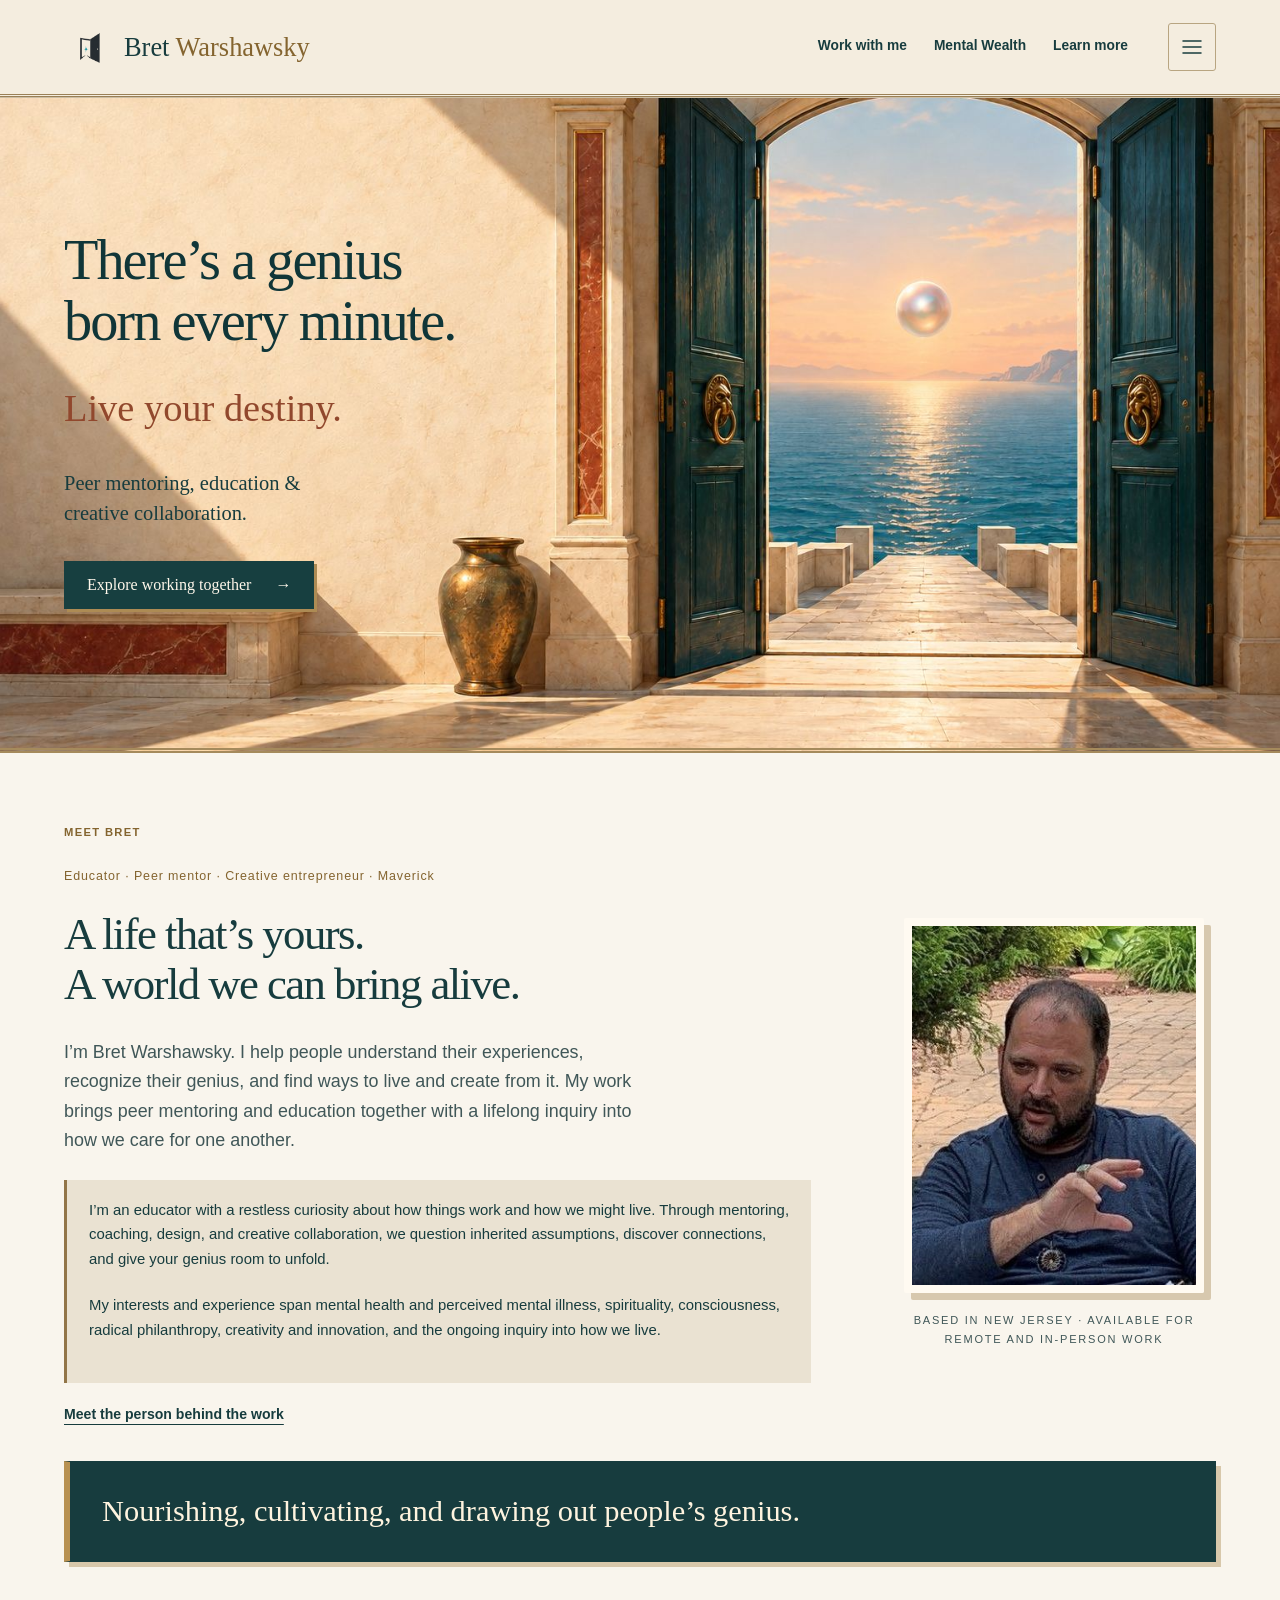
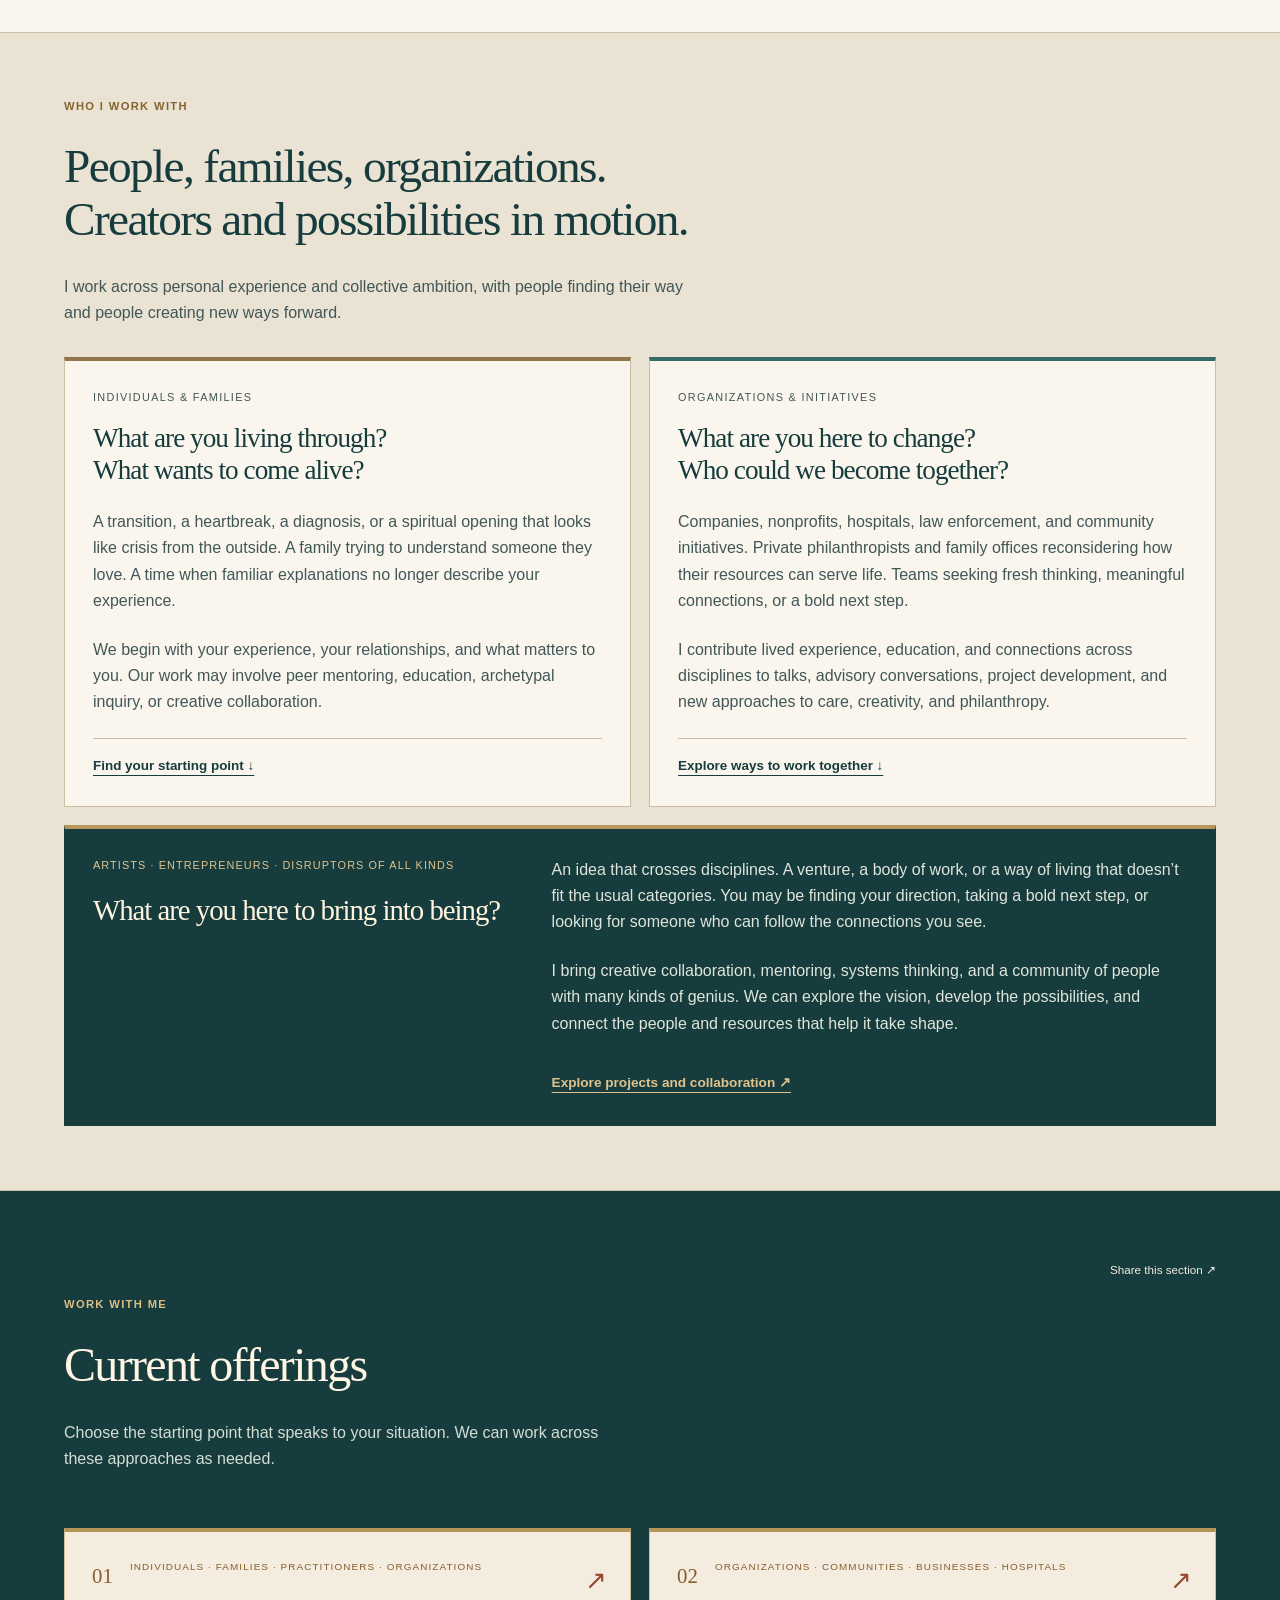
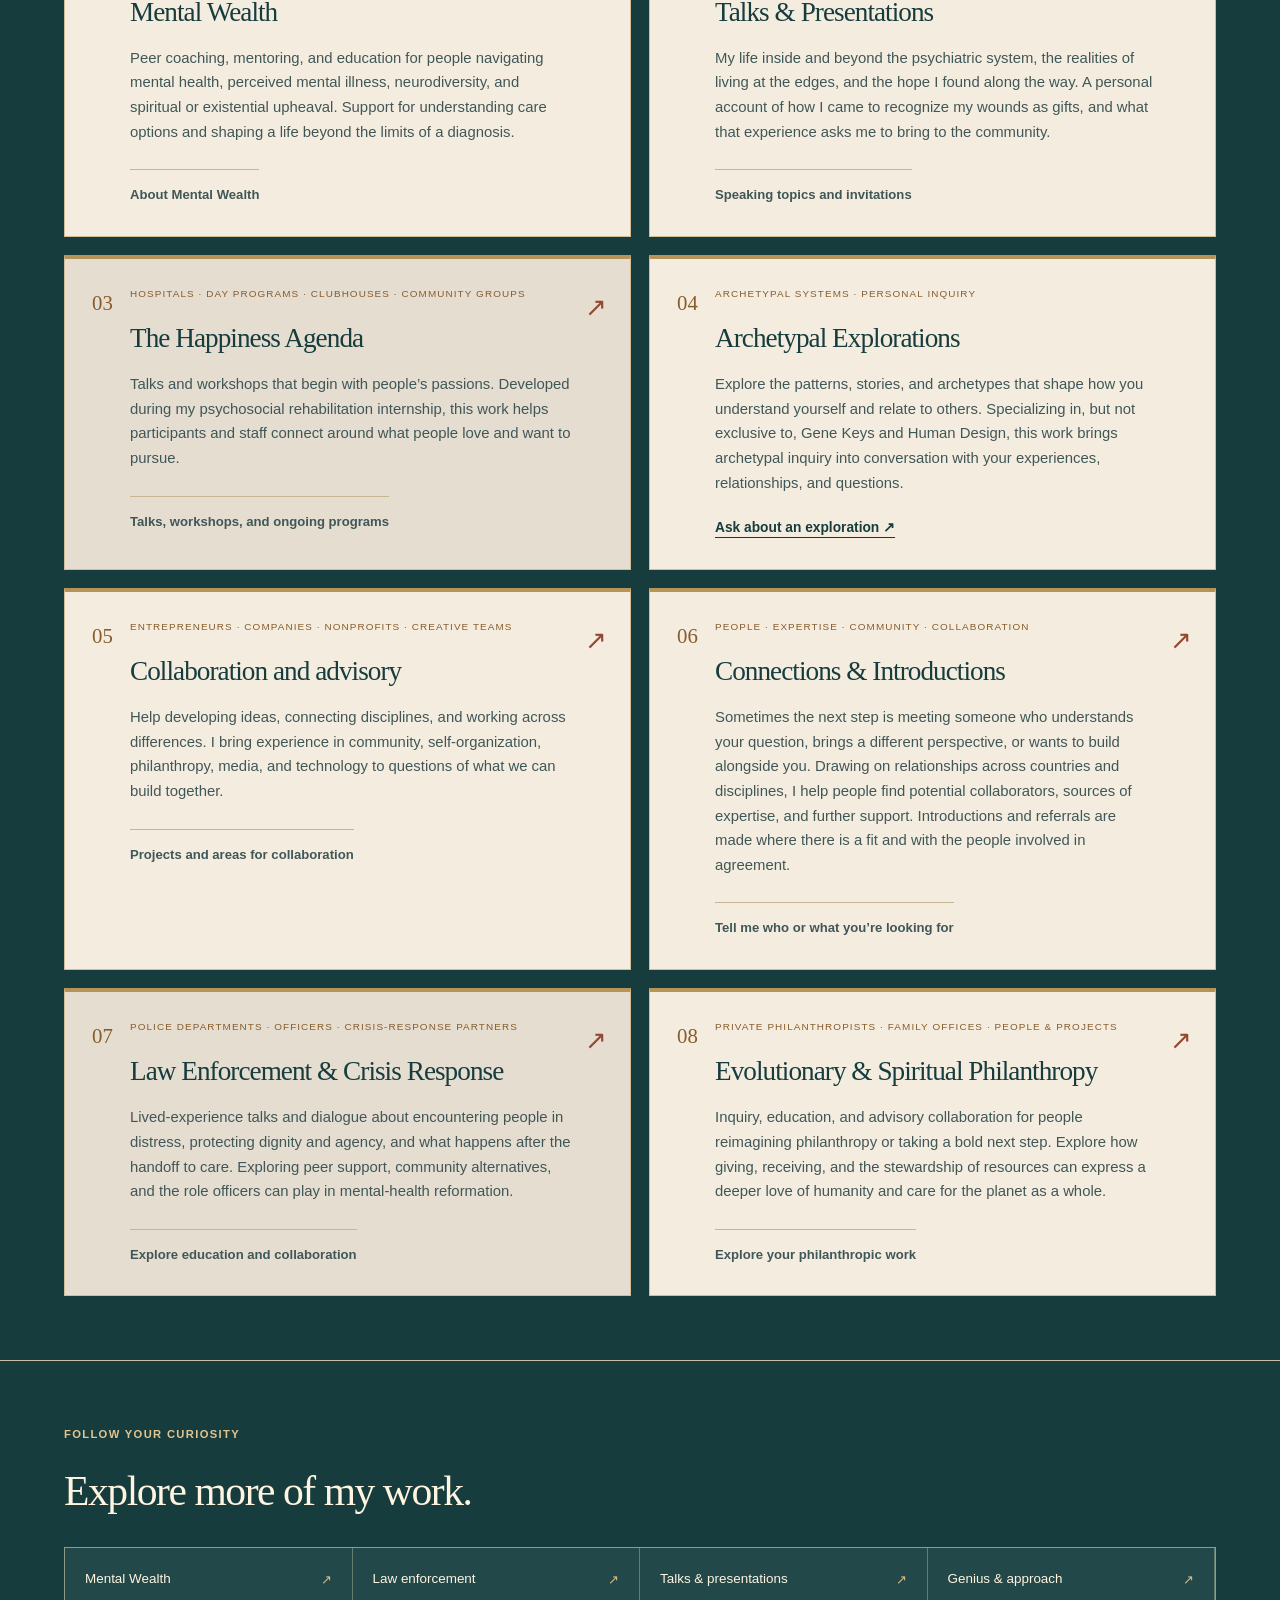
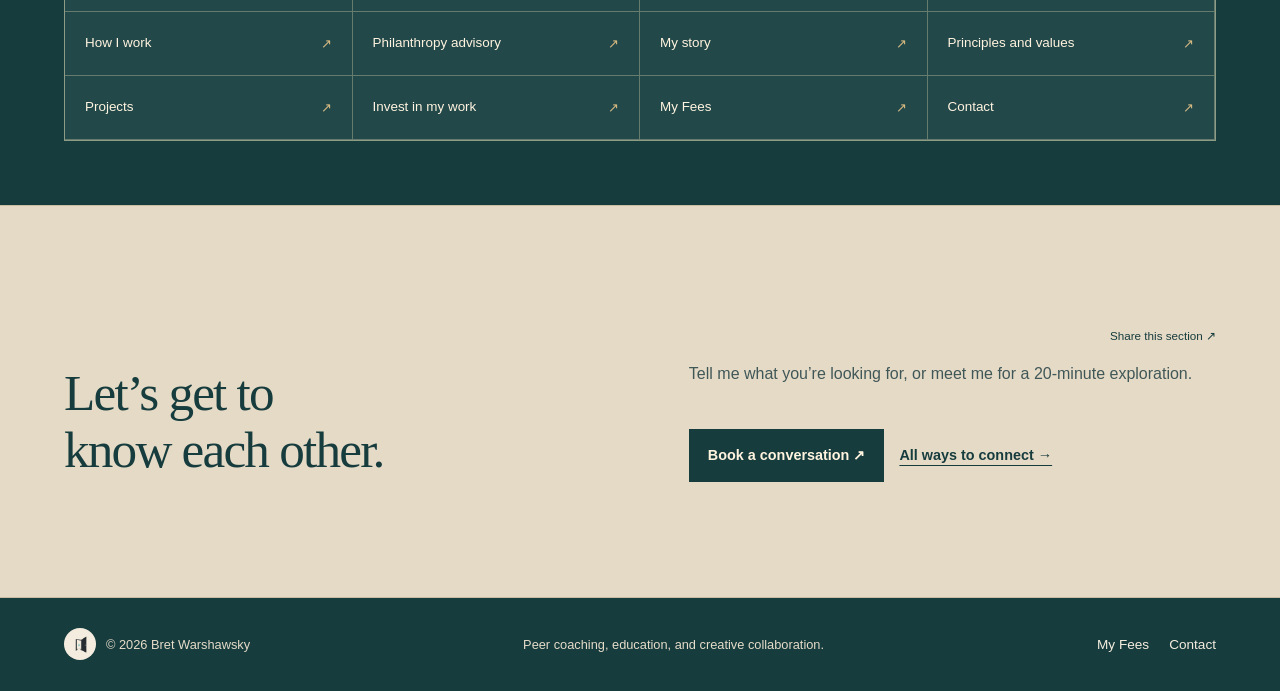
<file: index.html>
<!doctype html>
<html lang="en"><head><meta charset="utf-8"><meta name="viewport" content="width=device-width,initial-scale=1"><link rel="canonical" href="https://bretw.info/"><meta name="theme-color" content="#0B1E26"><link rel="icon" type="image/png" href="/assets/bret-doorway-logo.png"><meta name="description" content="Bret Warshawsky: peer coaching, mentoring, education and creative collaboration. Mental Wealth, talks and presentations, and archetypal explorations."><title>Bret Warshawsky · Educator, Peer Mentor &amp; Creative Entrepreneur</title><style>
:root{--bg:#0B1E26;--panel:#0F2831;--cream:#F4EDE2;--muted:#B9C0BC;--rose:#E8B7C0;--aqua:#A9D8D2;--gold:#E4C79A;--line:rgba(244,237,226,.16)}*{box-sizing:border-box}html{scroll-behavior:smooth;scroll-padding-top:100px}body{margin:0;background:var(--bg);color:var(--cream);font:400 17px/1.75 Verdana,Geneva,sans-serif}::selection{background:var(--aqua);color:var(--bg)}a{color:inherit;text-underline-offset:5px}a:hover{color:var(--aqua)}button{font:inherit}a:focus-visible,button:focus-visible,summary:focus-visible{outline:2px solid var(--aqua);outline-offset:6px}h1,h2,h3,blockquote{font-family:Georgia,"Times New Roman",serif;font-weight:300;line-height:1.12}h1,h2,h3,p{margin-top:0}h1{font-size:clamp(3.3rem,7vw,6.4rem);letter-spacing:-.045em;margin-bottom:30px}h2{font-size:clamp(2.5rem,4.8vw,4.4rem);letter-spacing:-.035em;margin-bottom:28px}h3{font-size:1.8rem}em{font-weight:300;color:var(--gold)}p{margin-bottom:22px}.wrap{max-width:1220px;margin:auto;padding:0 6%}.eyebrow{font-size:.69rem;font-weight:600;letter-spacing:.23em;text-transform:uppercase;color:var(--gold);margin-bottom:24px}.lead{font-size:clamp(1.1rem,1.65vw,1.33rem);color:var(--muted);line-height:1.65;max-width:58ch}.small{font-size:.88rem;color:var(--muted)}header{position:sticky;top:0;z-index:20;background:rgba(11,30,38,.96);border-bottom:1px solid var(--line)}.bar{display:flex;align-items:center;justify-content:space-between;min-height:88px;gap:20px}.brand{font:400 1.35rem Georgia,"Times New Roman",serif;text-decoration:none}.brand span{color:var(--gold)}nav{display:flex;gap:25px;align-items:center}nav a{text-decoration:none;font-size:.78rem}nav a:last-child{border:1px solid var(--line);border-radius:40px;padding:9px 18px}.toggle{display:none;color:var(--cream);background:none;border:1px solid var(--line);border-radius:30px;padding:7px 16px}.skip{position:absolute;top:-100px}.skip:focus{top:10px;background:var(--bg);padding:12px;z-index:50}.hero{padding:95px 0 68px;position:relative;overflow:hidden}.hero-grid{display:grid;grid-template-columns:1.25fr .75fr;gap:7%;align-items:center}.portrait{position:relative;padding:20px 0 50px}.portrait img{width:100%;height:450px;object-fit:cover;object-position:center;border-radius:180px 180px 3px 3px;filter:saturate(.7)}.portrait:before{content:'';position:absolute;inset:0 -18px 70px 18px;border:1px solid rgba(228,199,154,.4);border-radius:190px 190px 3px 3px;z-index:-1}.portrait figcaption{font-size:.69rem;letter-spacing:.16em;text-transform:uppercase;margin-top:16px;color:var(--muted)}.actions{display:flex;gap:25px;align-items:center;flex-wrap:wrap;margin-top:33px}.button{display:inline-block;background:var(--cream);color:var(--bg);text-decoration:none;border-radius:40px;padding:14px 25px;font-size:.88rem;font-weight:500}.button:hover{background:var(--aqua);color:var(--bg)}.text-link{font-size:.88rem}.hero-note{display:flex;gap:18px;align-items:center;color:var(--muted);font-size:.78rem;margin-top:65px}.hero-note:before{content:'';width:45px;height:1px;background:var(--gold)}section{padding:105px 0;border-top:1px solid var(--line)}.tint{background:var(--panel)}.split{display:grid;grid-template-columns:.8fr 1.2fr;gap:10%}.section-number{color:var(--aqua);font-size:.78rem;letter-spacing:.1em;margin-bottom:25px}.editorial{font-size:1.12rem;color:var(--muted)}.editorial strong{font-weight:500;color:var(--cream)}.offering{padding:36px 0;border-top:1px solid var(--line);display:grid;grid-template-columns:65px 1fr auto;gap:25px;align-items:start;text-decoration:none}.offering:last-child{border-bottom:1px solid var(--line)}.offering .num{color:var(--gold);font:300 1.3rem Georgia,"Times New Roman",serif}.offering h3{margin-bottom:12px}.offering p{color:var(--muted);max-width:65ch;margin-bottom:12px}.offering .arrow{font-size:1.6rem;color:var(--aqua)}.tag{font-size:.68rem;letter-spacing:.15em;text-transform:uppercase;color:var(--gold)}.offer-head{max-width:750px;margin-bottom:55px}.mental-title{font-size:clamp(3.8rem,8vw,7rem)}.rose{color:var(--rose)}.audiences{display:grid;grid-template-columns:repeat(3,1fr);gap:35px;margin-top:55px}.audiences article{border-top:1px solid var(--line);padding-top:24px}.audiences h3{font-size:1.45rem}.audiences p{color:var(--muted);font-size:.95rem}.statement{padding:35px 0 0;margin-top:40px;border-top:1px solid var(--line);max-width:80ch}.statement p{color:var(--muted)}.scope{font-size:.82rem;color:var(--muted);margin-top:30px;max-width:90ch}.steps{margin:40px 0 0;padding:0;list-style:none;counter-reset:step}.steps li{counter-increment:step;padding:20px 0 20px 48px;border-top:1px solid var(--line);position:relative;color:var(--muted)}.steps li:before{content:'0' counter(step);position:absolute;left:0;color:var(--gold);font-size:.8rem}.steps strong{display:block;color:var(--cream);font-weight:500}.domains{display:grid;grid-template-columns:repeat(4,1fr);gap:25px;margin-top:55px}.domains h3{font-size:1.4rem}.domains p{font-size:.95rem;color:var(--muted)}.dot{display:block;width:7px;height:7px;border-radius:50%;background:var(--gold);margin-bottom:23px}.domains article:nth-child(2) .dot{background:var(--rose)}.domains article:nth-child(3) .dot{background:var(--aqua)}.domains article:nth-child(4) .dot{background:var(--cream)}blockquote{font-size:clamp(1.8rem,3.4vw,2.8rem);margin:0 0 25px;max-width:27ch}cite{font:400 .75rem Verdana,Geneva,sans-serif;color:var(--gold);letter-spacing:.12em;text-transform:uppercase}.bio-stats{display:flex;gap:35px;flex-wrap:wrap;margin:35px 0}.bio-stats div{max-width:190px}.bio-stats b{display:block;color:var(--gold);font:300 2rem Georgia,"Times New Roman",serif}.bio-stats span{color:var(--muted);font-size:.8rem}.project{padding:25px 0;border-top:1px solid var(--line);display:grid;grid-template-columns:1fr 1.5fr;gap:35px}.project h3{font-size:1.5rem;margin-bottom:10px}.project p{color:var(--muted);font-size:.96rem}.quote-grid{display:grid;grid-template-columns:1fr 1fr;gap:25px 50px;margin-top:45px}.quote-grid article{border-top:1px solid var(--line);padding:25px 0}.quote-grid blockquote{font-size:1.35rem;max-width:38ch;line-height:1.45}.quote-grid p{font-size:.92rem;color:var(--muted)}details{border-top:1px solid var(--line);padding:22px 0}summary{cursor:pointer;font:300 1.4rem Georgia,"Times New Roman",serif}details p{margin:22px 0;color:var(--muted);max-width:70ch}.contact{text-align:center;padding:115px 0}.contact h2{max-width:19ch;margin:0 auto 25px}.contact .lead{margin:0 auto 30px}.contact-links{display:flex;justify-content:center;gap:25px;flex-wrap:wrap;margin-top:30px}footer{border-top:1px solid var(--line);padding:30px 0}.foot{display:flex;justify-content:space-between;gap:20px;font-size:.8rem;color:var(--muted)}.reading{margin-top:30px;display:flex;gap:25px;flex-wrap:wrap}.reading a{font-size:.88rem}.divider-word{font:300 italic clamp(2rem,5vw,4rem) Georgia,"Times New Roman",serif;color:var(--gold);padding:50px 0;text-align:center;border-top:1px solid var(--line)}
@media(max-width:1000px){nav{gap:15px}nav a{font-size:.72rem}.hero-grid{gap:25px}.portrait img{height:390px}.wrap{padding:0 5%}}@media(max-width:760px){.bar{min-height:74px}.toggle{display:block}nav{display:none;position:absolute;top:74px;left:0;right:0;background:var(--bg);padding:20px 6%;border-bottom:1px solid var(--line);flex-direction:column;align-items:stretch}nav.open{display:flex}nav a{padding:9px;font-size:.9rem}.hero{padding-top:55px}.hero-grid,.split{grid-template-columns:1fr;gap:30px}.portrait{max-width:340px;margin:20px auto 0}.portrait img{height:350px}.hero-note{margin-top:25px}.audiences{grid-template-columns:1fr;gap:12px}.domains,.quote-grid{grid-template-columns:1fr 1fr}.project{grid-template-columns:1fr;gap:0}.offering{grid-template-columns:30px 1fr auto;gap:12px}section{padding:70px 0}.foot{flex-direction:column}.contact{padding:75px 0}.bio-stats{gap:20px}}@media(max-width:440px){.domains,.quote-grid{grid-template-columns:1fr}h1{font-size:3.35rem}.hero .actions{align-items:flex-start;flex-direction:column;gap:15px}}@media(prefers-reduced-motion:reduce){html{scroll-behavior:auto}}
/* Familiar web typography: sturdy serif headings, plainspoken screen text. */
body{font-size:16px;line-height:1.8}
h1,h2,h3{font-weight:400;letter-spacing:-.025em}
h1{font-size:clamp(3rem,6vw,5.3rem);line-height:1.1}
h2{font-size:clamp(2.3rem,4.3vw,3.8rem)}
h3{font-size:1.7rem}
em{font-weight:400}
blockquote,.divider-word{font-family:"Times New Roman",Times,serif;font-weight:400}
.eyebrow,.tag{letter-spacing:.12em}
.lead{font-size:clamp(1.05rem,1.5vw,1.2rem)}
.editorial{font-size:1.05rem}
@media(max-width:440px){h1{font-size:2.85rem}}
/* Opening headline: direct, familiar, without display-serif styling. */
.hero h1{font-family:Arial,Helvetica,sans-serif;font-size:clamp(2rem,3.8vw,3.25rem);font-weight:400;font-style:normal;line-height:1.18;letter-spacing:-.02em;max-width:20ch;text-wrap:pretty}
/* Keep the entire opening headline typographically uniform. */
.hero h1,.hero h1 *{font-family:Arial,Helvetica,sans-serif!important;font-style:normal!important;font-weight:400!important;font-variant:normal!important;font-feature-settings:normal!important;font-variant-ligatures:none!important;color:var(--cream)!important}
.featured-quotes{grid-template-columns:1fr;max-width:850px}.featured-quotes blockquote{max-width:none;font-size:clamp(1.2rem,2vw,1.65rem);line-height:1.6}.featured-quotes article{padding:30px 0}.featured-quotes .tag{display:block;margin-bottom:18px}details .quote-grid blockquote{font-size:1.18rem;line-height:1.65}
/* The portrait itself fills the doorway; its caption sits outside the frame. */
.portrait{padding:0;margin-bottom:0;min-width:0}
.portrait::before{content:none;display:none}
.portrait img{display:block;width:100%;height:auto;aspect-ratio:4/5;object-fit:cover;object-position:center;border:1px solid rgba(228,199,154,.5);border-radius:50% 50% 3px 3px / 40% 40% 3px 3px}
.portrait figcaption{margin-top:18px;line-height:1.65}
@media(max-width:760px){.portrait{width:100%;max-width:340px;margin:20px auto 0}.portrait img{height:auto}}
.mental-specialisms{margin-top:55px;max-width:85ch}.mental-specialisms article{border-top:1px solid var(--line);padding:35px 0 15px}.mental-specialisms p{color:var(--muted)}.mental-specialisms .eyebrow{color:var(--gold)}.mental-specialisms h4{font-family:Georgia,"Times New Roman",serif;font-weight:400;font-size:1.35rem;margin:30px 0 15px}
/* Phone-first spacing, readable measure, and unobstructed navigation. */
html{scroll-padding-top:95px}nav a:last-child{border:0;border-radius:0;padding:8px 0}nav{gap:19px}.brand{white-space:nowrap}.hero .actions{gap:22px}.explore-link{padding:7px 0;border-bottom:1px solid var(--gold);text-decoration:none}.button{border-radius:3px}.contact{text-align:left}.contact h2,.contact .lead{margin-left:0;margin-right:0}.contact-methods{display:grid;grid-template-columns:repeat(2,minmax(0,1fr));gap:0 35px;margin:35px 0;max-width:850px}.contact-methods a{display:block;text-decoration:none;border-top:1px solid var(--line);padding:20px 0;min-height:85px;overflow-wrap:anywhere}.contact-methods strong{display:block;font-weight:500}.contact-methods span{display:block;font-size:.85rem;color:var(--muted);margin-top:5px}.contact-form{max-width:760px;margin:40px 0 20px;overflow:hidden}.contact-form iframe{max-width:100%}h1,h2,h3,p,a{overflow-wrap:break-word}.split>*{min-width:0}
@media(max-width:1100px){.toggle{display:block}nav{display:none;position:absolute;top:100%;left:0;right:0;background:var(--bg);padding:12px 6% 20px;border-bottom:1px solid var(--line);flex-direction:column;align-items:stretch;max-height:calc(100dvh - 75px);overflow-y:auto}nav.open{display:flex}nav a,nav a:last-child{padding:12px 0;font-size:.92rem;min-height:44px}.bar{min-height:74px}}
@media(max-width:760px){.wrap{padding:0 22px}.brand{font-size:1.2rem}.bar{gap:12px}.toggle{font-size:.85rem;min-height:42px;border-radius:3px}.hero{padding:38px 0 40px}.hero h1{font-size:clamp(2rem,7.5vw,2.8rem);max-width:23ch;line-height:1.16;margin-bottom:24px}.hero .eyebrow{font-size:.65rem;letter-spacing:.08em;line-height:1.8}.hero-grid{gap:14px}.hero .lead{font-size:1.04rem}.hero .small{font-size:.88rem}.hero .actions{gap:10px;margin-top:22px;align-items:flex-start;flex-direction:column}.hero .actions a{min-height:40px;display:flex;align-items:center}.portrait{max-width:280px;margin:18px auto 0}.hero-note{margin-top:28px;font-size:.8rem;align-items:flex-start;gap:12px}.hero-note:before{flex:0 0 25px;margin-top:12px}section{padding:55px 0}h2{font-size:2.1rem;line-height:1.15}h3{font-size:1.45rem}.mental-title{font-size:3rem}.editorial{font-size:1rem;line-height:1.8}.offering{grid-template-columns:25px minmax(0,1fr) 17px;gap:10px;padding:27px 0}.offering h3{font-size:1.45rem;margin-top:8px}.offering p{font-size:.94rem}.offering .tag{font-size:.62rem;line-height:1.8}.offer-head{margin-bottom:30px}.domains{gap:20px}.bio-stats{display:grid;grid-template-columns:1fr;gap:20px}.bio-stats div{max-width:none}.bio-stats b{font-size:1.6rem}.mental-specialisms article{padding-top:26px}.featured-quotes blockquote{font-size:1.18rem}.quote-grid{gap:15px}.divider-word{font-size:1.7rem;padding:35px 0}.contact-methods{grid-template-columns:1fr;margin-top:25px}.contact-form{margin-top:25px}.contact{padding:55px 0}.contact-methods span{font-size:.88rem}.reading{gap:10px;flex-direction:column}.foot{font-size:.78rem}}
@media(max-width:380px){.wrap{padding:0 18px}.brand{font-size:1.1rem}.hero h1{font-size:2rem}.domains{grid-template-columns:1fr}}
.brand{display:flex;align-items:center;gap:10px}.brand .brand-name{color:var(--cream)}.brand .brand-name span{color:var(--gold)}.pearl-logo{display:block;flex:0 0 36px;border-radius:50%}.footer-signature{display:flex;align-items:center;gap:10px}.footer-signature img{border-radius:50%}.quick-index{display:flex;align-items:baseline;gap:10px 19px;flex-wrap:wrap;border-top:1px solid var(--line);margin-top:30px;padding-top:20px;font-size:.77rem}.quick-index>span{color:var(--muted)}.quick-index a{padding:4px 0}.contact-form iframe{color-scheme:normal}nav{gap:15px}nav a{font-size:.74rem}
@media(max-width:1200px){.toggle{display:block}nav{display:none;position:absolute;top:100%;left:0;right:0;background:var(--bg);padding:12px 6% 20px;border-bottom:1px solid var(--line);flex-direction:column;align-items:stretch;max-height:calc(100dvh - 75px);overflow-y:auto}nav.open{display:flex}nav a,nav a:last-child{padding:12px 0;font-size:.92rem;min-height:44px}.bar{min-height:74px}}
@media(max-width:760px){.brand{gap:7px;font-size:1.1rem}.pearl-logo{width:30px;height:30px;flex-basis:30px}.quick-index{gap:4px 17px;font-size:.8rem}.quick-index>span{width:100%}.quick-index a{min-height:40px;display:flex;align-items:center}}
</style><meta name="robots" content="index,follow,max-image-preview:large"><meta name="author" content="Bret Warshawsky"><script type="application/ld+json">{"@context": "https://schema.org", "@graph": [{"@type": "WebSite", "@id": "https://bretw.info/#website", "url": "https://bretw.info/", "name": "Bret Warshawsky", "inLanguage": "en-US"}, {"@type": "Person", "@id": "https://bretw.info/#bret", "name": "Bret Warshawsky", "url": "https://bretw.info/", "jobTitle": "Educator, peer mentor and creative entrepreneur", "description": "Educator, peer mentor, speaker and creative entrepreneur working across mental health, spirituality, philanthropy, creativity and innovation.", "sameAs": ["https://socialeffectsnj.com/bret-warshawsky.html", "https://thesyntonytimes.substack.com/"], "knowsAbout": ["Peer support", "Mental health education", "Spirituality", "Philanthropy", "Creativity", "Innovation"]}]}</script><script>const movedSections=["about", "cards-on-the-table", "catalyze", "fees", "genius", "mental-wealth", "principles", "projects", "talks"];if(movedSections.includes(location.hash.slice(1)))location.replace("/more/"+location.hash);</script><link rel="stylesheet" href="/assets/design.css?v=20261020-polished"><meta property="og:type" content="website"><meta property="og:site_name" content="Bret Warshawsky"><meta property="og:url" content="https://bretw.info/"><meta property="og:title" content="Bret Warshawsky | There’s a genius born every minute."><meta property="og:description" content="Peer mentoring, education and creative collaboration. Mental Wealth, lived experience, principles, projects, and an invitation to bring more into the world."><meta property="og:image" content="https://bretw.info/assets/doorway-share.jpg"><meta property="og:image:secure_url" content="https://bretw.info/assets/doorway-share.jpg"><meta property="og:image:type" content="image/jpeg"><meta property="og:image:width" content="1200"><meta property="og:image:height" content="630"><meta property="og:image:alt" content="Open teal doors overlooking the sea, with a pearl suspended above the horizon"><meta name="twitter:card" content="summary_large_image"><meta name="twitter:title" content="Bret Warshawsky | There’s a genius born every minute."><meta name="twitter:description" content="Peer mentoring, education and creative collaboration. Mental Wealth, lived experience, principles, projects, and an invitation to bring more into the world."><meta name="twitter:image" content="https://bretw.info/assets/doorway-share.jpg"><meta name="twitter:image:alt" content="Open teal doors overlooking the sea, with a pearl suspended above the horizon"><style id="anchor-positioning">html{scroll-padding-top:0!important}section[id]{scroll-margin-top:-28px}#section-choices{scroll-margin-top:16px}@media(max-width:760px){section[id]{scroll-margin-top:-16px}}</style></head><body><a class="skip" href="#main">Skip to content</a><header><div class="wrap bar"><a class="brand" href="#main" aria-label="Bret Warshawsky, back to top"><img class="doorway-logo" src="/assets/bret-doorway-logo.png" alt="" width="48" height="48"><span class="brand-name">Bret <span>Warshawsky</span></span></a><div class="primary-navigation" role="navigation" aria-label="Primary navigation"><a href="/#offerings">Work with me</a><a href="/more/#mental-wealth">Mental Wealth</a><a href="/#explore-more">Learn more</a></div><button class="toggle" aria-label="Open navigation menu" aria-expanded="false" aria-controls="navigation"><svg class="menu-icon" width="24" height="24" viewbox="0 0 24 24" aria-hidden="true"><path d="M3 6h18M3 12h18M3 18h18" fill="none" stroke="currentColor" stroke-width="1.5" stroke-linecap="round"></path></svg></button><nav id="navigation" aria-label="All sections"><a href="/#offerings">Work with me</a><a href="/more/#mental-wealth">Mental Wealth</a><a href="/more/#law-enforcement">Law enforcement</a><a href="/more/#talks">Talks &amp; presentations</a><a href="/more/#genius">Genius &amp; approach</a><a href="/more/#how-i-work">How I work</a><a href="/more/#philanthropy">Philanthropy advisory</a><a href="/more/#about">My story</a><a href="/more/#cards-on-the-table">My cards on the table</a><a href="/more/#principles">Principles and values</a><a href="/more/#projects">Projects &amp; collaboration</a><a href="/more/#catalyze">Invest in my work</a><a href="/more/#fees">My Fees</a><a href="/more/#connect">Contact</a></nav></div></header>
<main id="main"><section class="door-hero" aria-labelledby="door-headline"><div class="wrap door-layout"><div class="door-copy"><h1 id="door-headline">There’s a genius<br>born every minute.</h1><p class="destiny">Live your destiny.</p><p class="door-description">Peer mentoring, education &amp; creative collaboration.</p><a class="door-button" href="#offerings">Explore working together <span aria-hidden="true">→</span></a></div><div class="door-art" role="img" aria-label="Open teal doors leading to the sea, with a pearl floating over the horizon"></div></div></section><div class="introduction"><div class="wrap"><div class="hero-grid"><div><p class="eyebrow">Meet Bret</p><p class="bret-roles">Educator · Peer mentor · Creative entrepreneur · Maverick</p><h2>A life that’s yours.<br>A world we can bring alive.</h2><p class="lead">I’m Bret Warshawsky. I help people understand their experiences, recognize their genius, and find ways to live and create from it. My work brings peer mentoring and education together with a lifelong inquiry into how we care for one another.</p><div class="education-compass"><p>I’m an educator with a restless curiosity about how things work and how we might live. Through mentoring, coaching, design, and creative collaboration, we question inherited assumptions, discover connections, and give your genius room to unfold.</p><p>My interests and experience span mental health and perceived mental illness, spirituality, consciousness, radical philanthropy, creativity and innovation, and the ongoing inquiry into how we live.</p></div><div class="actions"><a class="text-link" href="/more/#about">Meet the person behind the work</a></div></div><figure class="portrait"><img src="[data-uri]" alt="Bret Warshawsky" width="440" height="450"><figcaption>Based in New Jersey · Available for remote and in-person work</figcaption></figure></div><div class="hero-note">Nourishing, cultivating, and drawing out people’s genius.</div></div></div>
<section class="tint audience-section" id="who-i-work-with"><div class="wrap"><p class="eyebrow">Who I work with</p><h2>People, families, organizations.<br>Creators and possibilities in motion.</h2><p class="lead">I work across personal experience and collective ambition, with people finding their way and people creating new ways forward.</p><div class="audience-paths"><article><p class="tag">Individuals &amp; families</p><h3>What are you living through?<br>What wants to come alive?</h3><p>A transition, a heartbreak, a diagnosis, or a spiritual opening that looks like crisis from the outside. A family trying to understand someone they love. A time when familiar explanations no longer describe your experience.</p><p>We begin with your experience, your relationships, and what matters to you. Our work may involve peer mentoring, education, archetypal inquiry, or creative collaboration.</p><a class="text-link" href="#offerings">Find your starting point ↓</a></article><article><p class="tag">Organizations &amp; initiatives</p><h3>What are you here to change?<br>Who could we become together?</h3><p>Companies, nonprofits, hospitals, law enforcement, and community initiatives. Private philanthropists and family offices reconsidering how their resources can serve life. Teams seeking fresh thinking, meaningful connections, or a bold next step.</p><p>I contribute lived experience, education, and connections across disciplines to talks, advisory conversations, project development, and new approaches to care, creativity, and philanthropy.</p><a class="text-link" href="#offerings">Explore ways to work together ↓</a></article><article class="creative-audience"><div><p class="tag">Artists · Entrepreneurs · Disruptors of all kinds</p><h3>What are you here to bring into being?</h3></div><div><p>An idea that crosses disciplines. A venture, a body of work, or a way of living that doesn’t fit the usual categories. You may be finding your direction, taking a bold next step, or looking for someone who can follow the connections you see.</p><p>I bring creative collaboration, mentoring, systems thinking, and a community of people with many kinds of genius. We can explore the vision, develop the possibilities, and connect the people and resources that help it take shape.</p><a class="text-link" href="/more/#projects">Explore projects and collaboration ↗</a></div></article></div></div></section>
<section id="offerings" class="offering-gallery"><div class="section-sharing wrap"><details class="share-control" data-share-url="https://bretw.info/#offerings" data-share-title="Current offerings"><summary>Share this section ↗</summary><div class="share-options"><a href="https://www.linkedin.com/sharing/share-offsite/?url=https%3A%2F%2Fbretw.info%2F%23offerings" target="_blank" rel="noopener noreferrer">LinkedIn</a><a href="https://twitter.com/intent/tweet?url=https%3A%2F%2Fbretw.info%2F%23offerings&amp;text=Current%20offerings" target="_blank" rel="noopener noreferrer">X</a><a href="https://www.facebook.com/sharer/sharer.php?u=https%3A%2F%2Fbretw.info%2F%23offerings" target="_blank" rel="noopener noreferrer">Facebook</a><button type="button" data-copy-link>Copy link</button><button type="button" data-native-share hidden>More options…</button></div><p class="share-status" role="status" aria-live="polite"></p><input class="share-fallback" aria-label="Section link to copy" readonly value="https://bretw.info/#offerings" hidden></details></div><div class="wrap"><div class="offer-head"><p class="eyebrow">Work with me</p><h2><em>Current offerings</em></h2><p class="lead">Choose the starting point that speaks to your situation. We can work across these approaches as needed.</p></div>
<a class="offering" href="/more/#mental-wealth"><span class="num">01</span><div><span class="tag">Individuals · Families · Practitioners · Organizations</span><h3>Mental Wealth</h3><p>Peer coaching, mentoring, and education for people navigating mental health, perceived mental illness, neurodiversity, and spiritual or existential upheaval. Support for understanding care options and shaping a life beyond the limits of a diagnosis.</p><span class="small">About Mental Wealth</span></div><span class="arrow">↗</span></a>
<a class="offering" href="/more/#talks"><span class="num">02</span><div><span class="tag">Organizations · Communities · Businesses · Hospitals</span><h3>Talks &amp; Presentations</h3><p>My life inside and beyond the psychiatric system, the realities of living at the edges, and the hope I found along the way. A personal account of how I came to recognize my wounds as gifts, and what that experience asks me to bring to the community.</p><span class="small">Speaking topics and invitations</span></div><span class="arrow">↗</span></a>
<a class="offering" href="/happinessagenda/"><span class="num">03</span><div><span class="tag">Hospitals · Day programs · Clubhouses · Community groups</span><h3>The Happiness Agenda</h3><p>Talks and workshops that begin with people’s passions. Developed during my psychosocial rehabilitation internship, this work helps participants and staff connect around what people love and want to pursue.</p><span class="small">Talks, workshops, and ongoing programs</span></div><span class="arrow">↗</span></a>
<div class="offering"><span class="num">04</span><div><span class="tag">Archetypal systems · Personal inquiry</span><h3>Archetypal Explorations</h3><p>Explore the patterns, stories, and archetypes that shape how you understand yourself and relate to others. Specializing in, but not exclusive to, Gene Keys and Human Design, this work brings archetypal inquiry into conversation with your experiences, relationships, and questions.</p><a class="text-link" href="/more/#connect">Ask about an exploration ↗</a></div></div>
<a class="offering" href="/more/#projects"><span class="num">05</span><div><span class="tag">Entrepreneurs · Companies · Nonprofits · Creative teams</span><h3>Collaboration and advisory</h3><p>Help developing ideas, connecting disciplines, and working across differences. I bring experience in community, self-organization, philanthropy, media, and technology to questions of what we can build together.</p><span class="small">Projects and areas for collaboration</span></div><span class="arrow">↗</span></a>
<a class="offering" href="#connect"><span class="num">06</span><div><span class="tag">People · Expertise · Community · Collaboration</span><h3>Connections &amp; Introductions</h3><p>Sometimes the next step is meeting someone who understands your question, brings a different perspective, or wants to build alongside you. Drawing on relationships across countries and disciplines, I help people find potential collaborators, sources of expertise, and further support. Introductions and referrals are made where there is a fit and with the people involved in agreement.</p><span class="small">Tell me who or what you’re looking for</span></div><span class="arrow">↗</span></a><a class="offering" href="/more/#law-enforcement"><span class="num">07</span><div><span class="tag">Police departments · Officers · Crisis-response partners</span><h3>Law Enforcement &amp; Crisis Response</h3><p>Lived-experience talks and dialogue about encountering people in distress, protecting dignity and agency, and what happens after the handoff to care. Exploring peer support, community alternatives, and the role officers can play in mental-health reformation.</p><span class="small">Explore education and collaboration</span></div><span class="arrow">↗</span></a><a class="offering" href="/more/#philanthropy"><span class="num">08</span><div><span class="tag">Private philanthropists · Family offices · People &amp; projects</span><h3>Evolutionary &amp; Spiritual Philanthropy</h3><p>Inquiry, education, and advisory collaboration for people reimagining philanthropy or taking a bold next step. Explore how giving, receiving, and the stewardship of resources can express a deeper love of humanity and care for the planet as a whole.</p><span class="small">Explore your philanthropic work</span></div><span class="arrow">↗</span></a></div></section>
<section class="explore-directory" id="explore-more"><div class="wrap"><p class="eyebrow">Follow your curiosity</p><h2>Explore more of my work.</h2><div class="quick-index" aria-label="Explore more of my work"><a href="/more/#mental-wealth">Mental Wealth</a><a href="/more/#law-enforcement">Law enforcement</a><a href="/more/#talks">Talks &amp; presentations</a><a href="/more/#genius">Genius &amp; approach</a><a href="/more/#how-i-work">How I work</a><a href="/more/#philanthropy">Philanthropy advisory</a><a href="/more/#about">My story</a><a href="/more/#principles">Principles and values</a><a href="/more/#projects">Projects</a><a href="/more/#catalyze">Invest in my work</a><a href="/more/#fees">My Fees</a><a href="/more/#connect">Contact</a></div></div></section><section id="connect" class="contact tint"><div class="section-sharing wrap"><details class="share-control" data-share-url="https://bretw.info/#connect" data-share-title="Let’s get to know each other."><summary>Share this section ↗</summary><div class="share-options"><a href="https://www.linkedin.com/sharing/share-offsite/?url=https%3A%2F%2Fbretw.info%2F%23connect" target="_blank" rel="noopener noreferrer">LinkedIn</a><a href="https://twitter.com/intent/tweet?url=https%3A%2F%2Fbretw.info%2F%23connect&amp;text=Let%E2%80%99s%20get%20to%20know%20each%20other." target="_blank" rel="noopener noreferrer">X</a><a href="https://www.facebook.com/sharer/sharer.php?u=https%3A%2F%2Fbretw.info%2F%23connect" target="_blank" rel="noopener noreferrer">Facebook</a><button type="button" data-copy-link>Copy link</button><button type="button" data-native-share hidden>More options…</button></div><p class="share-status" role="status" aria-live="polite"></p><input class="share-fallback" aria-label="Section link to copy" readonly value="https://bretw.info/#connect" hidden></details></div><div class="wrap home-contact-layout"><h2>Let’s get to<br><em>know each other.</em></h2><p class="lead">Tell me what you’re looking for, or meet me for a 20-minute exploration.</p><div class="actions"><a class="text-link" href="https://calendly.com/bret-bretwarshawsky/20-minute-exploratory-call" rel="noopener noreferrer" target="_blank">Book a conversation ↗</a><a class="text-link" href="/more/#connect">All ways to connect →</a></div></div></section></main><footer><div class="wrap foot"><span class="footer-signature"><img src="/assets/bret-doorway-logo.png" alt="" width="34" height="34">© 2026 Bret Warshawsky</span><span>Peer coaching, education, and creative collaboration.</span><nav class="footer-links" aria-label="Footer navigation"><a href="/more/#fees">My Fees</a><a href="/more/#connect">Contact</a></nav></div></footer><script>const toggle=document.querySelector('.toggle'),nav=document.querySelector('#navigation');function closeMenu(){nav.classList.remove('open');toggle.setAttribute('aria-expanded','false');toggle.setAttribute('aria-label','Open navigation menu')}toggle.addEventListener('click',()=>{const open=nav.classList.toggle('open');toggle.setAttribute('aria-expanded',String(open));toggle.setAttribute('aria-label',open?'Close navigation menu':'Open navigation menu')});document.addEventListener('click',e=>{if(!nav.contains(e.target)&&!toggle.contains(e.target))closeMenu()});nav.querySelectorAll('a').forEach(a=>a.addEventListener('click',closeMenu));document.addEventListener('keydown',e=>{if(e.key==='Escape'){closeMenu();toggle.focus()}});</script><script async src="https://tally.so/widgets/embed.js"></script><script src="/assets/share.js" defer></script></body></html>
</file>
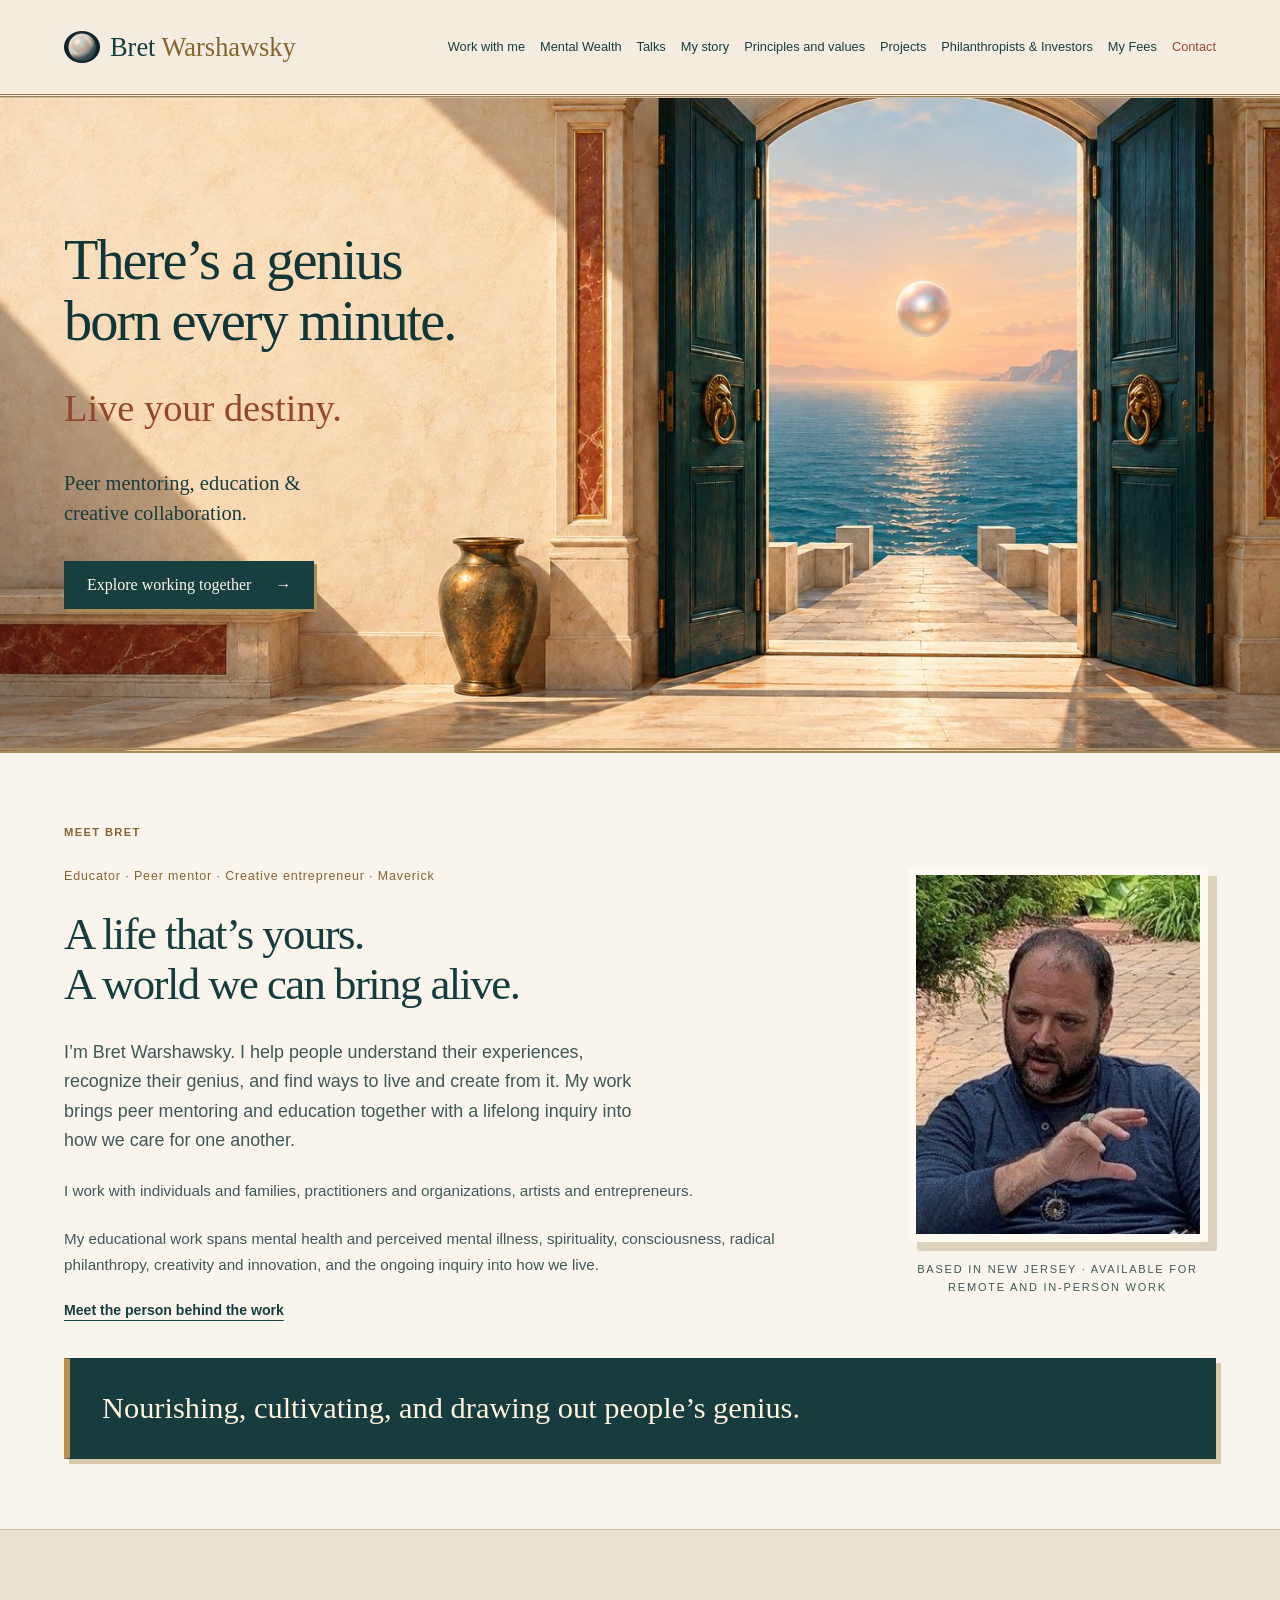
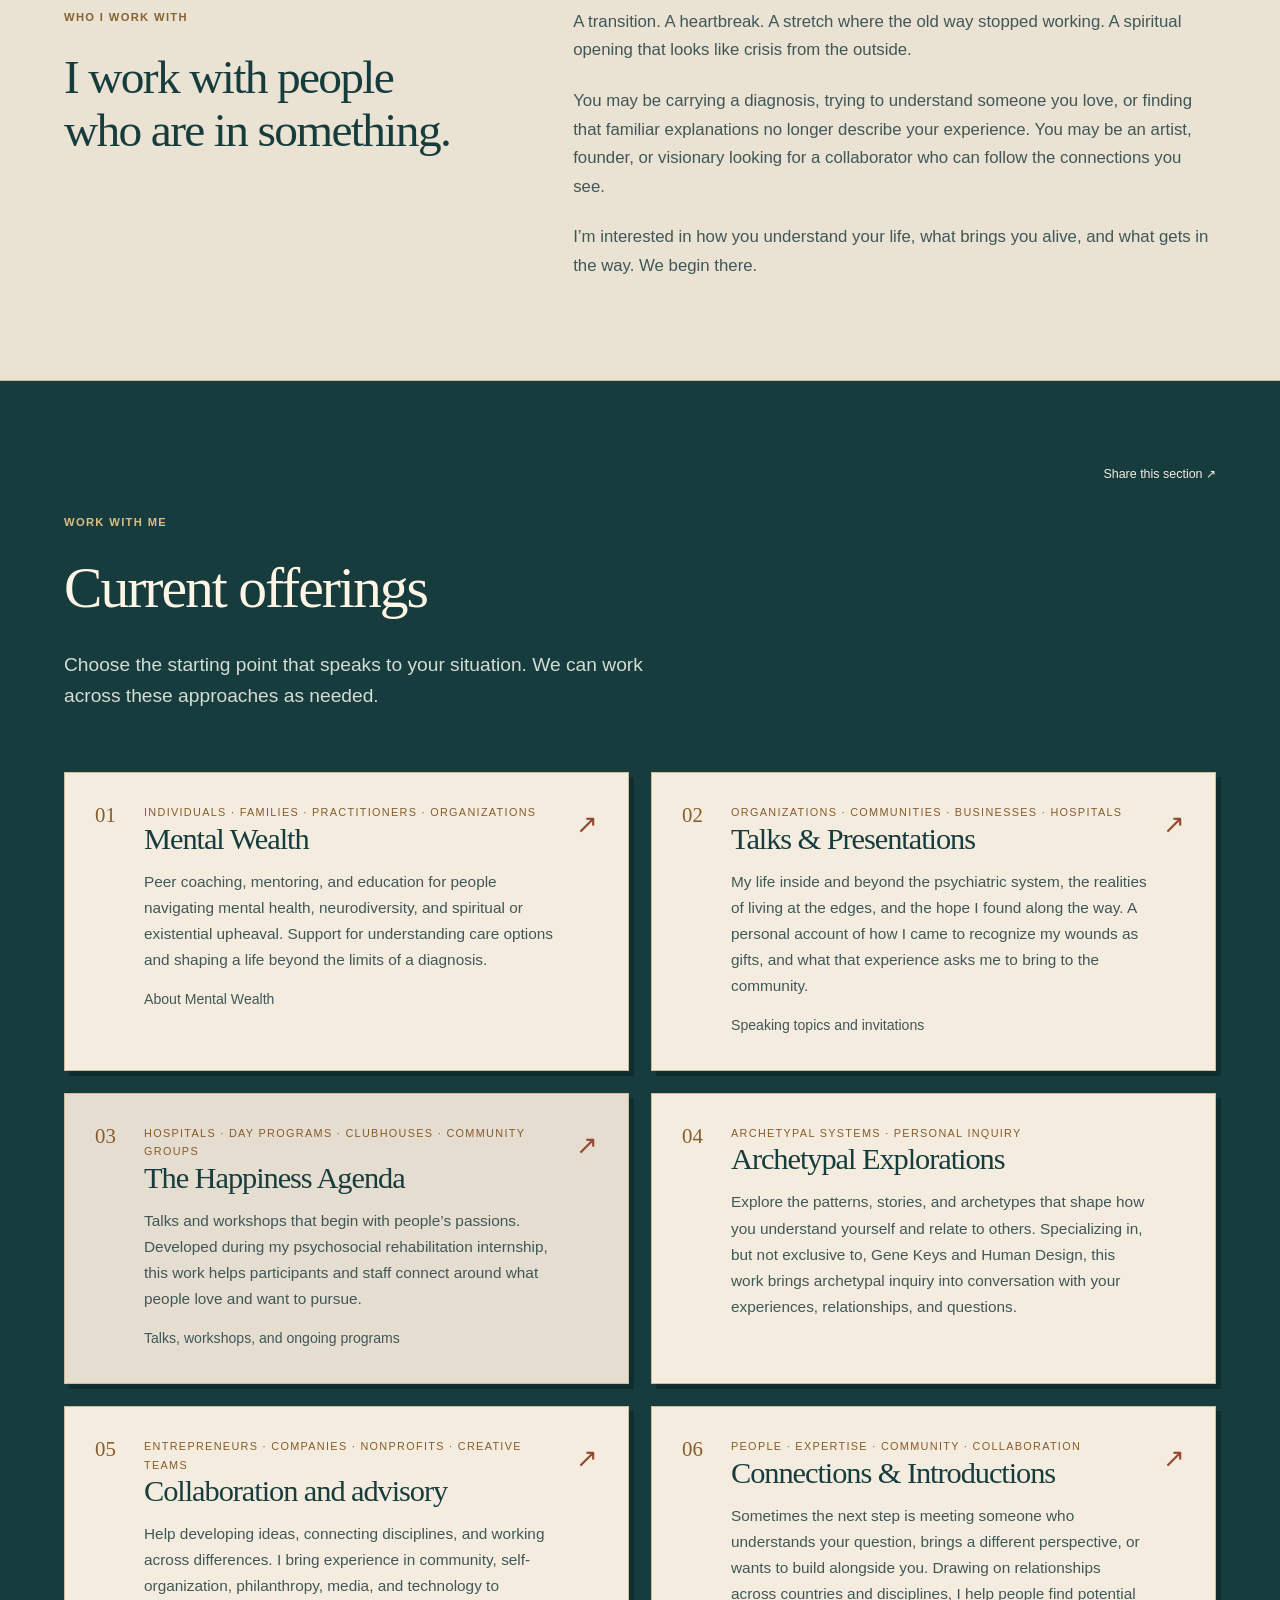
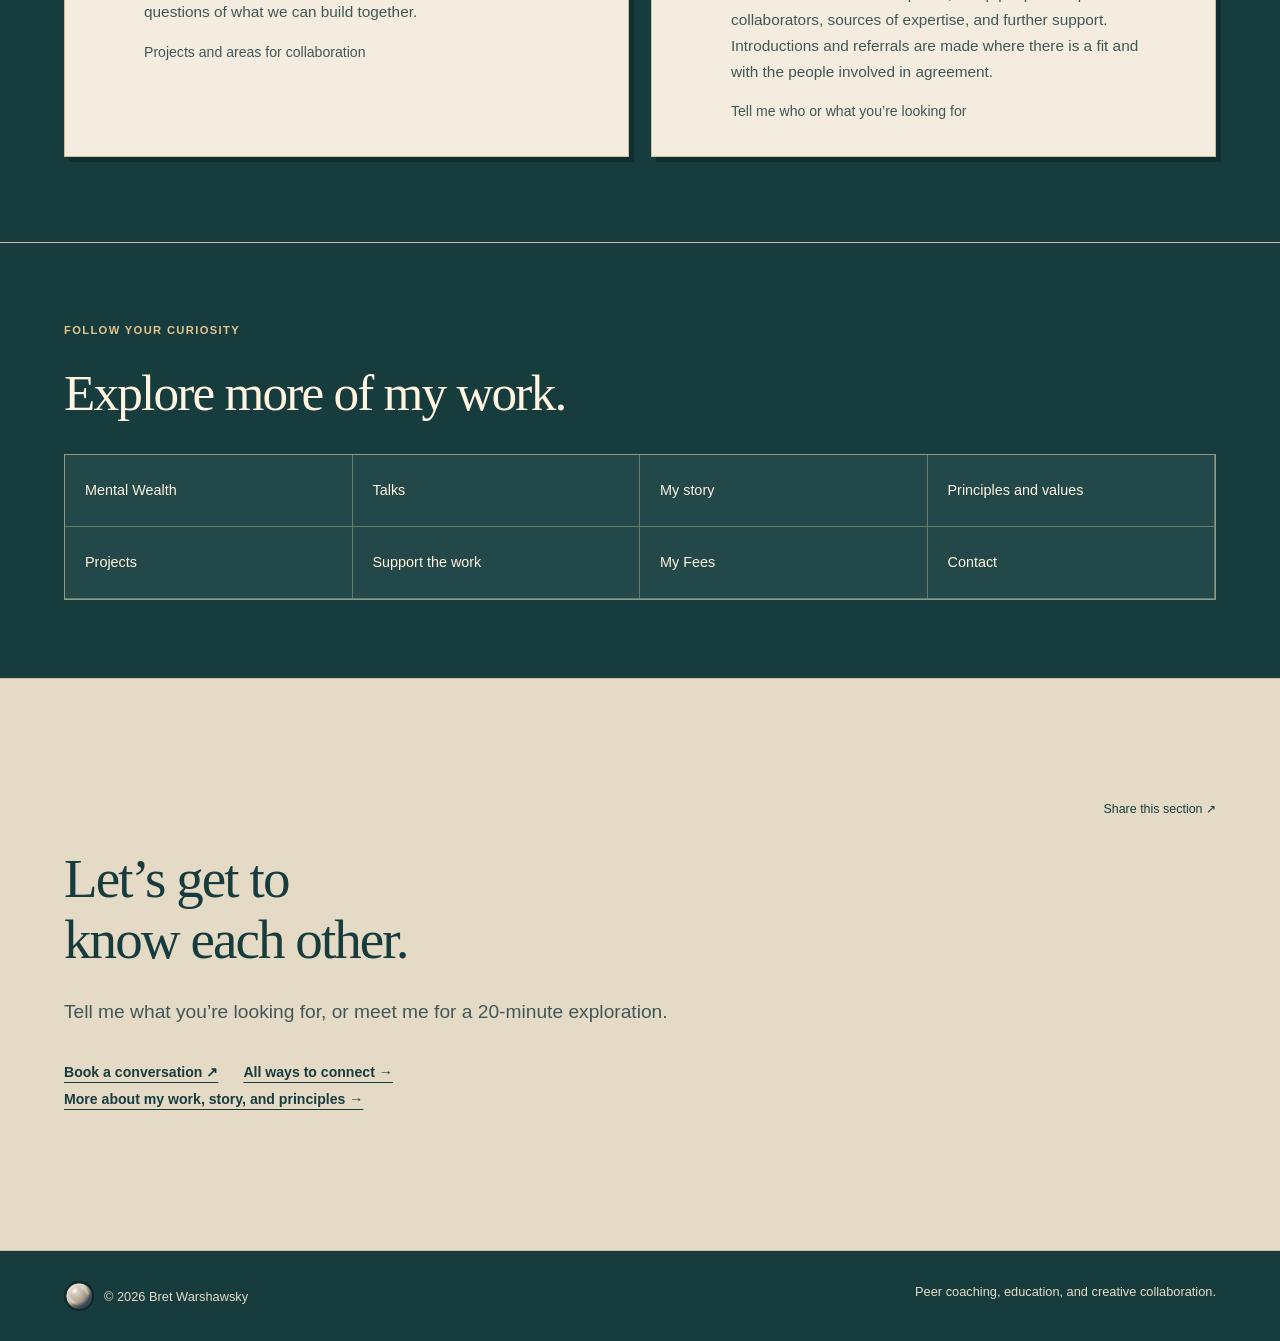
<file: clone/index.html>
<!doctype html>
<html lang="en"><head><meta charset="utf-8"><meta name="viewport" content="width=device-width,initial-scale=1"><link rel="canonical" href="https://bretw.info/"><meta name="theme-color" content="#0B1E26"><link rel="icon" type="image/svg+xml" href="/new/pearl-mark.svg"><meta name="description" content="Bret Warshawsky ,  peer coaching, mentoring, education and creative collaboration. Mental Wealth, talks and presentations, and archetypal explorations."><title>Bret Warshawsky · Educator, Peer Mentor & Creative Entrepreneur</title><style>
:root{--bg:#0B1E26;--panel:#0F2831;--cream:#F4EDE2;--muted:#B9C0BC;--rose:#E8B7C0;--aqua:#A9D8D2;--gold:#E4C79A;--line:rgba(244,237,226,.16)}*{box-sizing:border-box}html{scroll-behavior:smooth;scroll-padding-top:100px}body{margin:0;background:var(--bg);color:var(--cream);font:400 17px/1.75 Verdana,Geneva,sans-serif}::selection{background:var(--aqua);color:var(--bg)}a{color:inherit;text-underline-offset:5px}a:hover{color:var(--aqua)}button{font:inherit}a:focus-visible,button:focus-visible,summary:focus-visible{outline:2px solid var(--aqua);outline-offset:6px}h1,h2,h3,blockquote{font-family:Georgia,"Times New Roman",serif;font-weight:300;line-height:1.12}h1,h2,h3,p{margin-top:0}h1{font-size:clamp(3.3rem,7vw,6.4rem);letter-spacing:-.045em;margin-bottom:30px}h2{font-size:clamp(2.5rem,4.8vw,4.4rem);letter-spacing:-.035em;margin-bottom:28px}h3{font-size:1.8rem}em{font-weight:300;color:var(--gold)}p{margin-bottom:22px}.wrap{max-width:1220px;margin:auto;padding:0 6%}.eyebrow{font-size:.69rem;font-weight:600;letter-spacing:.23em;text-transform:uppercase;color:var(--gold);margin-bottom:24px}.lead{font-size:clamp(1.1rem,1.65vw,1.33rem);color:var(--muted);line-height:1.65;max-width:58ch}.small{font-size:.88rem;color:var(--muted)}header{position:sticky;top:0;z-index:20;background:rgba(11,30,38,.96);border-bottom:1px solid var(--line)}.bar{display:flex;align-items:center;justify-content:space-between;min-height:88px;gap:20px}.brand{font:400 1.35rem Georgia,"Times New Roman",serif;text-decoration:none}.brand span{color:var(--gold)}nav{display:flex;gap:25px;align-items:center}nav a{text-decoration:none;font-size:.78rem}nav a:last-child{border:1px solid var(--line);border-radius:40px;padding:9px 18px}.toggle{display:none;color:var(--cream);background:none;border:1px solid var(--line);border-radius:30px;padding:7px 16px}.skip{position:absolute;top:-100px}.skip:focus{top:10px;background:var(--bg);padding:12px;z-index:50}.hero{padding:95px 0 68px;position:relative;overflow:hidden}.hero-grid{display:grid;grid-template-columns:1.25fr .75fr;gap:7%;align-items:center}.portrait{position:relative;padding:20px 0 50px}.portrait img{width:100%;height:450px;object-fit:cover;object-position:center;border-radius:180px 180px 3px 3px;filter:saturate(.7)}.portrait:before{content:'';position:absolute;inset:0 -18px 70px 18px;border:1px solid rgba(228,199,154,.4);border-radius:190px 190px 3px 3px;z-index:-1}.portrait figcaption{font-size:.69rem;letter-spacing:.16em;text-transform:uppercase;margin-top:16px;color:var(--muted)}.actions{display:flex;gap:25px;align-items:center;flex-wrap:wrap;margin-top:33px}.button{display:inline-block;background:var(--cream);color:var(--bg);text-decoration:none;border-radius:40px;padding:14px 25px;font-size:.88rem;font-weight:500}.button:hover{background:var(--aqua);color:var(--bg)}.text-link{font-size:.88rem}.hero-note{display:flex;gap:18px;align-items:center;color:var(--muted);font-size:.78rem;margin-top:65px}.hero-note:before{content:'';width:45px;height:1px;background:var(--gold)}section{padding:105px 0;border-top:1px solid var(--line)}.tint{background:var(--panel)}.split{display:grid;grid-template-columns:.8fr 1.2fr;gap:10%}.section-number{color:var(--aqua);font-size:.78rem;letter-spacing:.1em;margin-bottom:25px}.editorial{font-size:1.12rem;color:var(--muted)}.editorial strong{font-weight:500;color:var(--cream)}.offering{padding:36px 0;border-top:1px solid var(--line);display:grid;grid-template-columns:65px 1fr auto;gap:25px;align-items:start;text-decoration:none}.offering:last-child{border-bottom:1px solid var(--line)}.offering .num{color:var(--gold);font:300 1.3rem Georgia,"Times New Roman",serif}.offering h3{margin-bottom:12px}.offering p{color:var(--muted);max-width:65ch;margin-bottom:12px}.offering .arrow{font-size:1.6rem;color:var(--aqua)}.tag{font-size:.68rem;letter-spacing:.15em;text-transform:uppercase;color:var(--gold)}.offer-head{max-width:750px;margin-bottom:55px}.mental-title{font-size:clamp(3.8rem,8vw,7rem)}.rose{color:var(--rose)}.audiences{display:grid;grid-template-columns:repeat(3,1fr);gap:35px;margin-top:55px}.audiences article{border-top:1px solid var(--line);padding-top:24px}.audiences h3{font-size:1.45rem}.audiences p{color:var(--muted);font-size:.95rem}.statement{padding:35px 0 0;margin-top:40px;border-top:1px solid var(--line);max-width:80ch}.statement p{color:var(--muted)}.scope{font-size:.82rem;color:var(--muted);margin-top:30px;max-width:90ch}.steps{margin:40px 0 0;padding:0;list-style:none;counter-reset:step}.steps li{counter-increment:step;padding:20px 0 20px 48px;border-top:1px solid var(--line);position:relative;color:var(--muted)}.steps li:before{content:'0' counter(step);position:absolute;left:0;color:var(--gold);font-size:.8rem}.steps strong{display:block;color:var(--cream);font-weight:500}.domains{display:grid;grid-template-columns:repeat(4,1fr);gap:25px;margin-top:55px}.domains h3{font-size:1.4rem}.domains p{font-size:.95rem;color:var(--muted)}.dot{display:block;width:7px;height:7px;border-radius:50%;background:var(--gold);margin-bottom:23px}.domains article:nth-child(2) .dot{background:var(--rose)}.domains article:nth-child(3) .dot{background:var(--aqua)}.domains article:nth-child(4) .dot{background:var(--cream)}blockquote{font-size:clamp(1.8rem,3.4vw,2.8rem);margin:0 0 25px;max-width:27ch}cite{font:400 .75rem Verdana,Geneva,sans-serif;color:var(--gold);letter-spacing:.12em;text-transform:uppercase}.bio-stats{display:flex;gap:35px;flex-wrap:wrap;margin:35px 0}.bio-stats div{max-width:190px}.bio-stats b{display:block;color:var(--gold);font:300 2rem Georgia,"Times New Roman",serif}.bio-stats span{color:var(--muted);font-size:.8rem}.project{padding:25px 0;border-top:1px solid var(--line);display:grid;grid-template-columns:1fr 1.5fr;gap:35px}.project h3{font-size:1.5rem;margin-bottom:10px}.project p{color:var(--muted);font-size:.96rem}.quote-grid{display:grid;grid-template-columns:1fr 1fr;gap:25px 50px;margin-top:45px}.quote-grid article{border-top:1px solid var(--line);padding:25px 0}.quote-grid blockquote{font-size:1.35rem;max-width:38ch;line-height:1.45}.quote-grid p{font-size:.92rem;color:var(--muted)}details{border-top:1px solid var(--line);padding:22px 0}summary{cursor:pointer;font:300 1.4rem Georgia,"Times New Roman",serif}details p{margin:22px 0;color:var(--muted);max-width:70ch}.contact{text-align:center;padding:115px 0}.contact h2{max-width:19ch;margin:0 auto 25px}.contact .lead{margin:0 auto 30px}.contact-links{display:flex;justify-content:center;gap:25px;flex-wrap:wrap;margin-top:30px}footer{border-top:1px solid var(--line);padding:30px 0}.foot{display:flex;justify-content:space-between;gap:20px;font-size:.8rem;color:var(--muted)}.reading{margin-top:30px;display:flex;gap:25px;flex-wrap:wrap}.reading a{font-size:.88rem}.divider-word{font:300 italic clamp(2rem,5vw,4rem) Georgia,"Times New Roman",serif;color:var(--gold);padding:50px 0;text-align:center;border-top:1px solid var(--line)}
@media(max-width:1000px){nav{gap:15px}nav a{font-size:.72rem}.hero-grid{gap:25px}.portrait img{height:390px}.wrap{padding:0 5%}}@media(max-width:760px){.bar{min-height:74px}.toggle{display:block}nav{display:none;position:absolute;top:74px;left:0;right:0;background:var(--bg);padding:20px 6%;border-bottom:1px solid var(--line);flex-direction:column;align-items:stretch}nav.open{display:flex}nav a{padding:9px;font-size:.9rem}.hero{padding-top:55px}.hero-grid,.split{grid-template-columns:1fr;gap:30px}.portrait{max-width:340px;margin:20px auto 0}.portrait img{height:350px}.hero-note{margin-top:25px}.audiences{grid-template-columns:1fr;gap:12px}.domains,.quote-grid{grid-template-columns:1fr 1fr}.project{grid-template-columns:1fr;gap:0}.offering{grid-template-columns:30px 1fr auto;gap:12px}section{padding:70px 0}.foot{flex-direction:column}.contact{padding:75px 0}.bio-stats{gap:20px}}@media(max-width:440px){.domains,.quote-grid{grid-template-columns:1fr}h1{font-size:3.35rem}.hero .actions{align-items:flex-start;flex-direction:column;gap:15px}}@media(prefers-reduced-motion:reduce){html{scroll-behavior:auto}}
/* Familiar web typography: sturdy serif headings, plainspoken screen text. */
body{font-size:16px;line-height:1.8}
h1,h2,h3{font-weight:400;letter-spacing:-.025em}
h1{font-size:clamp(3rem,6vw,5.3rem);line-height:1.1}
h2{font-size:clamp(2.3rem,4.3vw,3.8rem)}
h3{font-size:1.7rem}
em{font-weight:400}
blockquote,.divider-word{font-family:"Times New Roman",Times,serif;font-weight:400}
.eyebrow,.tag{letter-spacing:.12em}
.lead{font-size:clamp(1.05rem,1.5vw,1.2rem)}
.editorial{font-size:1.05rem}
@media(max-width:440px){h1{font-size:2.85rem}}
/* Opening headline: direct, familiar, without display-serif styling. */
.hero h1{font-family:Arial,Helvetica,sans-serif;font-size:clamp(2rem,3.8vw,3.25rem);font-weight:400;font-style:normal;line-height:1.18;letter-spacing:-.02em;max-width:20ch;text-wrap:pretty}
/* Keep the entire opening headline typographically uniform. */
.hero h1,.hero h1 *{font-family:Arial,Helvetica,sans-serif!important;font-style:normal!important;font-weight:400!important;font-variant:normal!important;font-feature-settings:normal!important;font-variant-ligatures:none!important;color:var(--cream)!important}
.featured-quotes{grid-template-columns:1fr;max-width:850px}.featured-quotes blockquote{max-width:none;font-size:clamp(1.2rem,2vw,1.65rem);line-height:1.6}.featured-quotes article{padding:30px 0}.featured-quotes .tag{display:block;margin-bottom:18px}details .quote-grid blockquote{font-size:1.18rem;line-height:1.65}
/* The portrait itself fills the doorway; its caption sits outside the frame. */
.portrait{padding:0;margin-bottom:0;min-width:0}
.portrait::before{content:none;display:none}
.portrait img{display:block;width:100%;height:auto;aspect-ratio:4/5;object-fit:cover;object-position:center;border:1px solid rgba(228,199,154,.5);border-radius:50% 50% 3px 3px / 40% 40% 3px 3px}
.portrait figcaption{margin-top:18px;line-height:1.65}
@media(max-width:760px){.portrait{width:100%;max-width:340px;margin:20px auto 0}.portrait img{height:auto}}
.mental-specialisms{margin-top:55px;max-width:85ch}.mental-specialisms article{border-top:1px solid var(--line);padding:35px 0 15px}.mental-specialisms p{color:var(--muted)}.mental-specialisms .eyebrow{color:var(--gold)}.mental-specialisms h4{font-family:Georgia,"Times New Roman",serif;font-weight:400;font-size:1.35rem;margin:30px 0 15px}
/* Phone-first spacing, readable measure, and unobstructed navigation. */
html{scroll-padding-top:95px}nav a:last-child{border:0;border-radius:0;padding:8px 0}nav{gap:19px}.brand{white-space:nowrap}.hero .actions{gap:22px}.explore-link{padding:7px 0;border-bottom:1px solid var(--gold);text-decoration:none}.button{border-radius:3px}.contact{text-align:left}.contact h2,.contact .lead{margin-left:0;margin-right:0}.contact-methods{display:grid;grid-template-columns:repeat(2,minmax(0,1fr));gap:0 35px;margin:35px 0;max-width:850px}.contact-methods a{display:block;text-decoration:none;border-top:1px solid var(--line);padding:20px 0;min-height:85px;overflow-wrap:anywhere}.contact-methods strong{display:block;font-weight:500}.contact-methods span{display:block;font-size:.85rem;color:var(--muted);margin-top:5px}.contact-form{max-width:760px;margin:40px 0 20px;overflow:hidden}.contact-form iframe{max-width:100%}h1,h2,h3,p,a{overflow-wrap:break-word}.split>*{min-width:0}
@media(max-width:1100px){.toggle{display:block}nav{display:none;position:absolute;top:100%;left:0;right:0;background:var(--bg);padding:12px 6% 20px;border-bottom:1px solid var(--line);flex-direction:column;align-items:stretch;max-height:calc(100dvh - 75px);overflow-y:auto}nav.open{display:flex}nav a,nav a:last-child{padding:12px 0;font-size:.92rem;min-height:44px}.bar{min-height:74px}}
@media(max-width:760px){.wrap{padding:0 22px}.brand{font-size:1.2rem}.bar{gap:12px}.toggle{font-size:.85rem;min-height:42px;border-radius:3px}.hero{padding:38px 0 40px}.hero h1{font-size:clamp(2rem,7.5vw,2.8rem);max-width:23ch;line-height:1.16;margin-bottom:24px}.hero .eyebrow{font-size:.65rem;letter-spacing:.08em;line-height:1.8}.hero-grid{gap:14px}.hero .lead{font-size:1.04rem}.hero .small{font-size:.88rem}.hero .actions{gap:10px;margin-top:22px;align-items:flex-start;flex-direction:column}.hero .actions a{min-height:40px;display:flex;align-items:center}.portrait{max-width:280px;margin:18px auto 0}.hero-note{margin-top:28px;font-size:.8rem;align-items:flex-start;gap:12px}.hero-note:before{flex:0 0 25px;margin-top:12px}section{padding:55px 0}h2{font-size:2.1rem;line-height:1.15}h3{font-size:1.45rem}.mental-title{font-size:3rem}.editorial{font-size:1rem;line-height:1.8}.offering{grid-template-columns:25px minmax(0,1fr) 17px;gap:10px;padding:27px 0}.offering h3{font-size:1.45rem;margin-top:8px}.offering p{font-size:.94rem}.offering .tag{font-size:.62rem;line-height:1.8}.offer-head{margin-bottom:30px}.domains{gap:20px}.bio-stats{display:grid;grid-template-columns:1fr;gap:20px}.bio-stats div{max-width:none}.bio-stats b{font-size:1.6rem}.mental-specialisms article{padding-top:26px}.featured-quotes blockquote{font-size:1.18rem}.quote-grid{gap:15px}.divider-word{font-size:1.7rem;padding:35px 0}.contact-methods{grid-template-columns:1fr;margin-top:25px}.contact-form{margin-top:25px}.contact{padding:55px 0}.contact-methods span{font-size:.88rem}.reading{gap:10px;flex-direction:column}.foot{font-size:.78rem}}
@media(max-width:380px){.wrap{padding:0 18px}.brand{font-size:1.1rem}.hero h1{font-size:2rem}.domains{grid-template-columns:1fr}}
.brand{display:flex;align-items:center;gap:10px}.brand .brand-name{color:var(--cream)}.brand .brand-name span{color:var(--gold)}.pearl-logo{display:block;flex:0 0 36px;border-radius:50%}.footer-signature{display:flex;align-items:center;gap:10px}.footer-signature img{border-radius:50%}.quick-index{display:flex;align-items:baseline;gap:10px 19px;flex-wrap:wrap;border-top:1px solid var(--line);margin-top:30px;padding-top:20px;font-size:.77rem}.quick-index>span{color:var(--muted)}.quick-index a{padding:4px 0}.contact-form iframe{color-scheme:normal}nav{gap:15px}nav a{font-size:.74rem}
@media(max-width:1200px){.toggle{display:block}nav{display:none;position:absolute;top:100%;left:0;right:0;background:var(--bg);padding:12px 6% 20px;border-bottom:1px solid var(--line);flex-direction:column;align-items:stretch;max-height:calc(100dvh - 75px);overflow-y:auto}nav.open{display:flex}nav a,nav a:last-child{padding:12px 0;font-size:.92rem;min-height:44px}.bar{min-height:74px}}
@media(max-width:760px){.brand{gap:7px;font-size:1.1rem}.pearl-logo{width:30px;height:30px;flex-basis:30px}.quick-index{gap:4px 17px;font-size:.8rem}.quick-index>span{width:100%}.quick-index a{min-height:40px;display:flex;align-items:center}}
</style><meta name="robots" content="noindex,follow"><meta name="author" content="Bret Warshawsky"><meta property="og:type" content="website"><meta property="og:url" content="https://bretw.info/"><meta property="og:title" content="Bret Warshawsky | Mental Wealth, Mentoring & Education"><meta property="og:description" content="Peer coaching, mentoring, talks and education with Bret Warshawsky. Explore Mental Wealth, spirituality, creativity, philanthropy and mental-health reformation."><meta property="og:site_name" content="Bret Warshawsky"><meta name="twitter:card" content="summary"><meta name="twitter:title" content="Bret Warshawsky | Mental Wealth, Mentoring & Education"><meta name="twitter:description" content="Peer coaching, mentoring, talks and education. Lived experience, independent inquiry, and creative collaboration."><script type="application/ld+json">{"@context": "https://schema.org", "@graph": [{"@type": "WebSite", "@id": "https://bretw.info/#website", "url": "https://bretw.info/", "name": "Bret Warshawsky", "inLanguage": "en-US"}, {"@type": "Person", "@id": "https://bretw.info/#bret", "name": "Bret Warshawsky", "url": "https://bretw.info/", "jobTitle": "Educator, peer mentor and creative entrepreneur", "description": "Educator, peer mentor, speaker and creative entrepreneur working across mental health, spirituality, philanthropy, creativity and innovation.", "sameAs": ["https://socialeffectsnj.com/bret-warshawsky.html", "https://thesyntonytimes.substack.com/"], "knowsAbout": ["Peer support", "Mental health education", "Spirituality", "Philanthropy", "Creativity", "Innovation"]}]}</script><script>const movedSections=["about", "cards-on-the-table", "catalyze", "fees", "genius", "mental-wealth", "principles", "projects", "talks"];if(movedSections.includes(location.hash.slice(1)))location.replace("/clone/more/"+location.hash);</script><link rel="stylesheet" href="/clone/design.css?v=4"></head><body><a class="skip" href="#main">Skip to content</a><header><div class="wrap bar"><a class="brand" href="#main" aria-label="Bret Warshawsky, back to top"><img class="pearl-logo" src="/new/pearl-mark.svg" alt="" width="36" height="36"><span class="brand-name">Bret <span>Warshawsky</span></span></a><button class="toggle" aria-expanded="false" aria-controls="navigation">Menu</button><nav id="navigation" aria-label="Main navigation"><a href="#offerings">Work with me</a><a href="/clone/more/#mental-wealth">Mental Wealth</a><a href="/clone/more/#talks">Talks</a><a href="/clone/more/#about">My story</a><a href="/clone/more/#principles">Principles and values</a><a href="/clone/more/#projects">Projects</a><a href="/clone/more/#catalyze">Philanthropists &amp; Investors</a><a href="/clone/more/#fees">My Fees</a><a href="#connect">Contact</a></nav></div></header>
<main id="main"><section class="door-hero" aria-labelledby="door-headline"><div class="wrap door-layout"><div class="door-copy"><h1 id="door-headline">There’s a genius<br>born every minute.</h1><p class="destiny">Live your destiny.</p><p class="door-description">Peer mentoring, education &amp; creative collaboration.</p><a class="door-button" href="#offerings">Explore working together <span aria-hidden="true">→</span></a></div><div class="door-art" role="img" aria-label="Open teal doors leading to the sea, with a pearl floating over the horizon"></div></div></section><div class="introduction"><div class="wrap"><div class="hero-grid"><div><p class="eyebrow">Meet Bret</p><p class="bret-roles">Educator · Peer mentor · Creative entrepreneur · Maverick</p><h2>A life that’s yours.<br>A world we can bring alive.</h2><p class="lead">I’m Bret Warshawsky. I help people understand their experiences, recognize their genius, and find ways to live and create from it. My work brings peer mentoring and education together with a lifelong inquiry into how we care for one another.</p><p class="small">I work with individuals and families, practitioners and organizations, artists and entrepreneurs.</p><p class="small">My educational work spans mental health and perceived mental illness, spirituality, consciousness, radical philanthropy, creativity and innovation, and the ongoing inquiry into how we live.</p><div class="actions"><a class="text-link" href="/clone/more/#about">Meet the person behind the work</a></div></div><figure class="portrait"><img src="[data-uri]" alt="Bret Warshawsky" width="440" height="450"><figcaption>Based in New Jersey · Available for remote and in-person work</figcaption></figure></div><div class="hero-note">Nourishing, cultivating, and drawing out people’s genius.</div></div></div>
<section class="tint"><div class="wrap split"><div><p class="eyebrow">Who I work with</p><h2>I work with people<br>who are <em>in something.</em></h2></div><div class="editorial"><p>A transition. A heartbreak. A stretch where the old way stopped working. A spiritual opening that looks like crisis from the outside.</p><p>You may be carrying a diagnosis, trying to understand someone you love, or finding that familiar explanations no longer describe your experience. You may be an artist, founder, or visionary looking for a collaborator who can follow the connections you see.</p><p>I’m interested in how you understand your life, what brings you alive, and what gets in the way. We begin there.</p></div></div></section>
<section id="offerings" class="offering-gallery"><div class="section-sharing wrap"><details class="share-control" data-share-url="https://bretw.info/clone/#offerings" data-share-title="Current offerings"><summary>Share this section ↗</summary><div class="share-options"><a href="https://www.linkedin.com/sharing/share-offsite/?url=https%3A%2F%2Fbretw.info%2Fclone%2F%23offerings" target="_blank" rel="noopener noreferrer">LinkedIn</a><a href="https://twitter.com/intent/tweet?url=https%3A%2F%2Fbretw.info%2Fclone%2F%23offerings&amp;text=Current%20offerings" target="_blank" rel="noopener noreferrer">X</a><a href="https://www.facebook.com/sharer/sharer.php?u=https%3A%2F%2Fbretw.info%2Fclone%2F%23offerings" target="_blank" rel="noopener noreferrer">Facebook</a><button type="button" data-copy-link>Copy link</button><button type="button" data-native-share hidden>More options…</button></div><p class="share-status" role="status" aria-live="polite"></p><input class="share-fallback" aria-label="Section link to copy" readonly value="https://bretw.info/clone/#offerings" hidden></details></div><div class="wrap"><div class="offer-head"><p class="eyebrow">Work with me</p><h2><em>Current offerings</em></h2><p class="lead">Choose the starting point that speaks to your situation. We can work across these approaches as needed.</p></div>
<a class="offering" href="/clone/more/#mental-wealth"><span class="num">01</span><div><span class="tag">Individuals · Families · Practitioners · Organizations</span><h3>Mental Wealth</h3><p>Peer coaching, mentoring, and education for people navigating mental health, neurodiversity, and spiritual or existential upheaval. Support for understanding care options and shaping a life beyond the limits of a diagnosis.</p><span class="small">About Mental Wealth</span></div><span class="arrow">↗</span></a>
<a class="offering" href="/clone/more/#talks"><span class="num">02</span><div><span class="tag">Organizations · Communities · Businesses · Hospitals</span><h3>Talks & Presentations</h3><p>My life inside and beyond the psychiatric system, the realities of living at the edges, and the hope I found along the way. A personal account of how I came to recognize my wounds as gifts, and what that experience asks me to bring to the community.</p><span class="small">Speaking topics and invitations</span></div><span class="arrow">↗</span></a>
<a class="offering" href="/happinessagenda/"><span class="num">03</span><div><span class="tag">Hospitals · Day programs · Clubhouses · Community groups</span><h3>The Happiness Agenda</h3><p>Talks and workshops that begin with people’s passions. Developed during my psychosocial rehabilitation internship, this work helps participants and staff connect around what people love and want to pursue.</p><span class="small">Talks, workshops, and ongoing programs</span></div><span class="arrow">↗</span></a>
<div class="offering"><span class="num">04</span><div><span class="tag">Archetypal systems · Personal inquiry</span><h3>Archetypal Explorations</h3><p>Explore the patterns, stories, and archetypes that shape how you understand yourself and relate to others. Specializing in, but not exclusive to, Gene Keys and Human Design, this work brings archetypal inquiry into conversation with your experiences, relationships, and questions.</p></div></div>
<a class="offering" href="/clone/more/#projects"><span class="num">05</span><div><span class="tag">Entrepreneurs · Companies · Nonprofits · Creative teams</span><h3>Collaboration and advisory</h3><p>Help developing ideas, connecting disciplines, and working across differences. I bring experience in community, self-organization, philanthropy, media, and technology to questions of what we can build together.</p><span class="small">Projects and areas for collaboration</span></div><span class="arrow">↗</span></a>
<a class="offering" href="#connect"><span class="num">06</span><div><span class="tag">People · Expertise · Community · Collaboration</span><h3>Connections & Introductions</h3><p>Sometimes the next step is meeting someone who understands your question, brings a different perspective, or wants to build alongside you. Drawing on relationships across countries and disciplines, I help people find potential collaborators, sources of expertise, and further support. Introductions and referrals are made where there is a fit and with the people involved in agreement.</p><span class="small">Tell me who or what you’re looking for</span></div><span class="arrow">↗</span></a></div></section>
<section class="explore-directory" id="explore-more"><div class="wrap"><p class="eyebrow">Follow your curiosity</p><h2>Explore more of my work.</h2><div class="quick-index" aria-label="Explore more of my work"><a href="/clone/more/#mental-wealth">Mental Wealth</a><a href="/clone/more/#talks">Talks</a><a href="/clone/more/#about">My story</a><a href="/clone/more/#principles">Principles and values</a><a href="/clone/more/#projects">Projects</a><a href="/clone/more/#catalyze">Support the work</a><a href="/clone/more/#fees">My Fees</a><a href="/clone/more/#connect">Contact</a></div></div></section><section id="connect" class="contact tint"><div class="section-sharing wrap"><details class="share-control" data-share-url="https://bretw.info/clone/#connect" data-share-title="Let’s get to know each other."><summary>Share this section ↗</summary><div class="share-options"><a href="https://www.linkedin.com/sharing/share-offsite/?url=https%3A%2F%2Fbretw.info%2Fclone%2F%23connect" target="_blank" rel="noopener noreferrer">LinkedIn</a><a href="https://twitter.com/intent/tweet?url=https%3A%2F%2Fbretw.info%2Fclone%2F%23connect&amp;text=Let%E2%80%99s%20get%20to%20know%20each%20other." target="_blank" rel="noopener noreferrer">X</a><a href="https://www.facebook.com/sharer/sharer.php?u=https%3A%2F%2Fbretw.info%2Fclone%2F%23connect" target="_blank" rel="noopener noreferrer">Facebook</a><button type="button" data-copy-link>Copy link</button><button type="button" data-native-share hidden>More options…</button></div><p class="share-status" role="status" aria-live="polite"></p><input class="share-fallback" aria-label="Section link to copy" readonly value="https://bretw.info/clone/#connect" hidden></details></div><div class="wrap"><h2>Let’s get to<br><em>know each other.</em></h2><p class="lead">Tell me what you’re looking for, or meet me for a 20-minute exploration.</p><div class="actions"><a class="text-link" href="https://calendly.com/bret-bretwarshawsky/20-minute-exploratory-call">Book a conversation ↗</a><a class="text-link" href="/clone/more/#connect">All ways to connect →</a></div><p><a class="text-link" href="/clone/more/">More about my work, story, and principles →</a></p></div></section></main><footer><div class="wrap foot"><span class="footer-signature"><img src="/new/pearl-mark.svg" alt="" width="30" height="30">© 2026 Bret Warshawsky</span><span>Peer coaching, education, and creative collaboration.</span></div></footer><script>const toggle=document.querySelector('.toggle'),nav=document.querySelector('#navigation');function closeMenu(){nav.classList.remove('open');toggle.setAttribute('aria-expanded','false')}toggle.addEventListener('click',()=>{const open=nav.classList.toggle('open');toggle.setAttribute('aria-expanded',String(open))});nav.querySelectorAll('a').forEach(a=>a.addEventListener('click',closeMenu));document.addEventListener('keydown',e=>{if(e.key==='Escape'){closeMenu();toggle.focus()}});</script><script async src="https://tally.so/widgets/embed.js"></script><script src="/clone/share.js" defer></script></body></html>
</file>
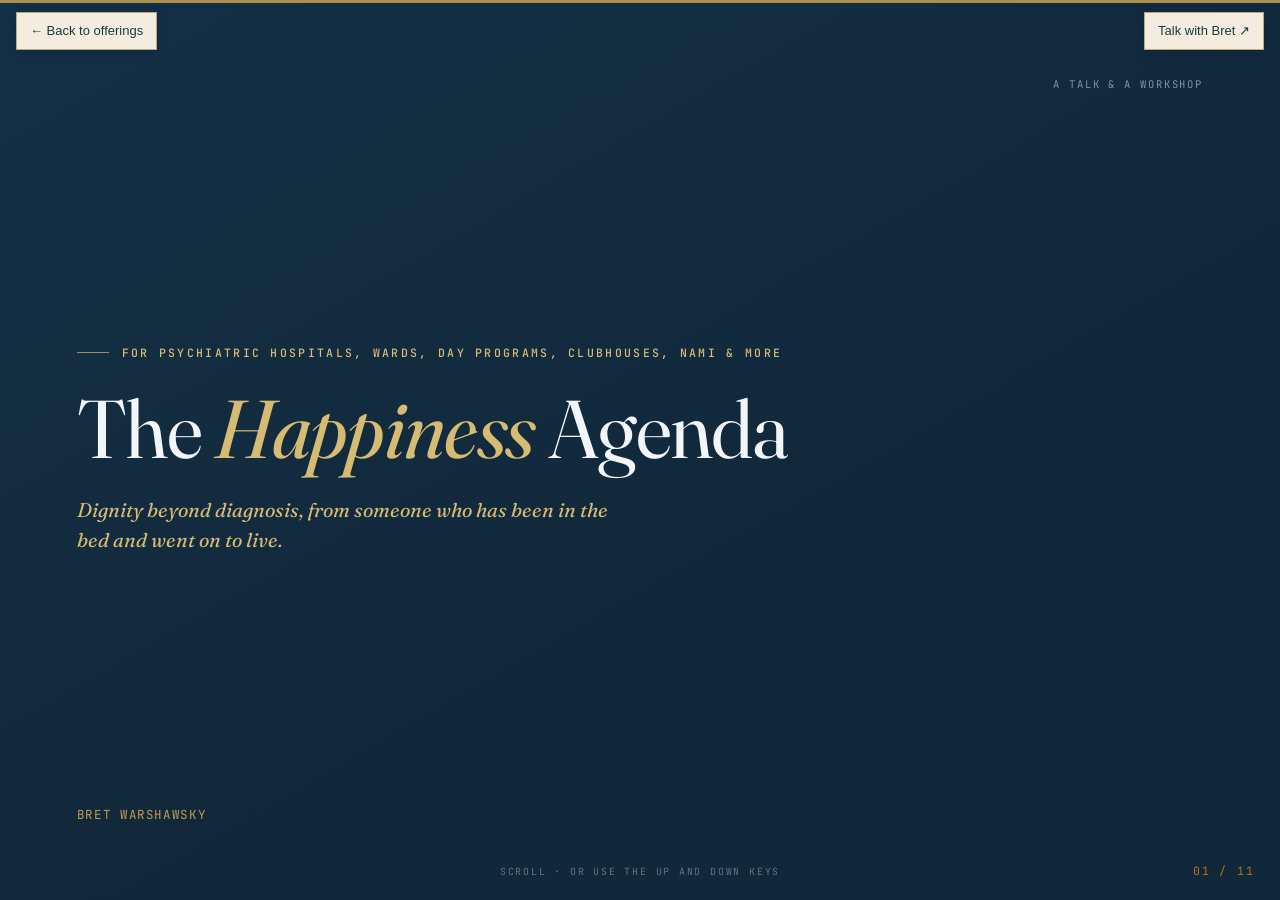
<file: happinessagenda/index.html>
<!DOCTYPE html>
<html lang="en">
<head>
<meta charset="UTF-8">
<meta name="viewport" content="width=device-width, initial-scale=1.0">
<title>The Happiness Agenda, Bret Warshawsky</title>
<link rel="preconnect" href="https://fonts.googleapis.com">
<link rel="preconnect" href="https://fonts.gstatic.com" crossorigin>
<link href="https://fonts.googleapis.com/css2?family=Fraunces:ital,opsz,wght@0,9..144,300..900;1,9..144,300..900&family=Newsreader:ital,opsz,wght@0,6..72,300..600;1,6..72,300..500&family=JetBrains+Mono:wght@400;500&display=swap" rel="stylesheet">
<style>
  :root{
    --navy:#11283A;--navy2:#173347;
    --steel:#2F567A;--steel-light:#5E7E9F;
    --mist:#ECF0F4;--mist2:#DEE6ED;
    --brass:#BE9C4C;--brass-bright:#D6BB73;
    --ink-blue:#16293C;
    --body-on-light:#374C5E;--body-on-dark:#D6E1EA;--quiet:#7E94A6;
  }
  *{margin:0;padding:0;box-sizing:border-box}
  html{scroll-behavior:smooth}
  body{font-family:'Newsreader',Georgia,serif;background:var(--navy);color:var(--body-on-light);-webkit-font-smoothing:antialiased}
  .deck{height:100vh;overflow-y:scroll;scroll-snap-type:y mandatory}
  .slide{min-height:100vh;scroll-snap-align:start;scroll-snap-stop:always;display:flex;flex-direction:column;justify-content:center;padding:clamp(2rem,6vw,7rem);position:relative;overflow:hidden}
  .slide::before{content:"";position:absolute;top:0;left:0;right:0;height:3px;background:var(--brass);opacity:.9}
  .light{background:var(--mist);color:var(--body-on-light)}
  .dark{background:linear-gradient(150deg,#143046 0%,var(--navy) 60%);color:var(--body-on-dark)}

  .label{font-family:'JetBrains Mono',monospace;font-size:.72rem;font-weight:500;letter-spacing:.2em;text-transform:uppercase;color:var(--steel);margin-bottom:1.7rem;display:flex;align-items:center;gap:.8rem}
  .label::before{content:"";width:2rem;height:1px;background:currentColor;opacity:.7}
  .dark .label{color:var(--brass-bright)}

  h1{font-family:'Fraunces',serif;font-weight:380;font-optical-sizing:auto;font-size:clamp(2.5rem,6.4vw,5.4rem);line-height:1.02;letter-spacing:-.02em;color:var(--ink-blue);max-width:17ch}
  .dark h1{color:#F2F6FA}
  h1 em{font-style:italic;color:var(--steel);font-weight:400}
  .dark h1 em{color:var(--brass-bright)}

  h2{font-family:'Fraunces',serif;font-weight:400;font-size:clamp(1.9rem,4.3vw,3.3rem);line-height:1.08;letter-spacing:-.015em;color:var(--ink-blue);max-width:22ch}
  .dark h2{color:#F2F6FA}
  h2 em{font-style:italic;color:var(--steel)}
  .dark h2 em{color:var(--brass-bright)}

  p.lead{font-size:clamp(1.08rem,1.7vw,1.4rem);line-height:1.58;max-width:38ch;margin-top:1.7rem;color:var(--body-on-light);font-weight:350}
  .dark p.lead{color:var(--body-on-dark)}
  p.lead em{font-style:italic;color:var(--steel)}
  .dark p.lead em{color:var(--brass-bright)}
  p.lead+p.lead{margin-top:1.1rem}

  p.note{font-family:'JetBrains Mono',monospace;font-size:.77rem;letter-spacing:.03em;line-height:1.75;margin-top:1.9rem;color:var(--quiet);max-width:48ch}

  .sub{font-size:clamp(1rem,1.55vw,1.32rem);line-height:1.5;max-width:42ch;margin-top:1.6rem;color:var(--steel);font-style:italic;font-family:'Fraunces',serif}
  .dark .sub{color:var(--brass-bright)}

  .footer-name{position:absolute;bottom:clamp(2rem,6vw,7rem);left:clamp(2rem,6vw,7rem);font-family:'JetBrains Mono',monospace;font-size:.78rem;letter-spacing:.13em;text-transform:uppercase;color:var(--quiet)}
  .dark .footer-name{color:var(--brass)}
  .markline{font-family:'JetBrains Mono',monospace;font-size:.66rem;letter-spacing:.18em;text-transform:uppercase;color:var(--quiet);position:absolute;top:clamp(2.4rem,6vw,7rem);right:clamp(2rem,6vw,7rem)}

  .cards{display:grid;grid-template-columns:repeat(3,1fr);gap:clamp(1rem,2.5vw,2.2rem);margin-top:2.4rem;max-width:1000px}
  .card{border-top:2px solid var(--brass);padding-top:1.1rem}
  .card .k{font-family:'Fraunces',serif;font-style:italic;font-size:clamp(1.2rem,2vw,1.65rem);color:var(--steel);margin-bottom:.5rem}
  .dark .card .k{color:var(--brass-bright)}
  .card .v{font-size:clamp(.95rem,1.3vw,1.06rem);line-height:1.5;color:var(--body-on-light)}
  .dark .card .v{color:var(--body-on-dark)}

  .ways{display:flex;flex-direction:column;gap:1.2rem;margin-top:2.1rem;max-width:760px}
  .way{display:grid;grid-template-columns:auto 1fr;gap:1.3rem;align-items:baseline;padding-bottom:1.2rem;border-bottom:1px solid rgba(47,86,122,.22)}
  .way:last-child{border-bottom:none}
  .way .num{font-family:'Fraunces',serif;font-size:clamp(1.6rem,2.6vw,2.3rem);color:var(--brass);font-weight:400;line-height:1}
  .way .wn{font-family:'Fraunces',serif;font-style:italic;font-size:clamp(1.2rem,1.9vw,1.6rem);color:var(--ink-blue);display:block;margin-bottom:.25rem}
  .way .wd{font-size:clamp(.95rem,1.3vw,1.06rem);line-height:1.5;color:var(--body-on-light)}

  .contact{font-family:'JetBrains Mono',monospace;font-size:.85rem;letter-spacing:.05em;line-height:2;margin-top:1.8rem;color:var(--brass-bright)}

  /* bio slide */
  .bio-wrap{display:grid;grid-template-columns:0.85fr 1.15fr;gap:clamp(1.5rem,4vw,3.4rem);align-items:center;max-width:1100px;margin-top:.5rem}
  .bio-photo{position:relative}
  .bio-photo img{width:100%;aspect-ratio:4/3.4;object-fit:cover;object-position:50% 32%;display:block;border:1px solid rgba(47,86,122,.4);box-shadow:0 18px 44px rgba(17,40,58,.22)}
  .bio-photo::after{content:"";position:absolute;left:.6rem;top:.6rem;right:-.6rem;bottom:-.6rem;border:1px solid var(--brass);z-index:-1}
  .bio-text{font-size:clamp(.92rem,1.15vw,1.04rem);line-height:1.6;color:var(--body-on-light);max-width:56ch}
  .bio-text em{font-style:italic;color:var(--steel)}
  .bio-links{margin-top:1.5rem;display:flex;flex-direction:column;gap:.55rem}
  .biglink{font-family:'Fraunces',serif;font-style:italic;font-size:clamp(1.1rem,1.7vw,1.4rem);color:var(--steel);text-decoration:none;border-bottom:1px solid rgba(47,86,122,.4);padding-bottom:.15rem;width:fit-content;transition:color .2s,border-color .2s}
  .biglink:hover{color:var(--brass);border-color:var(--brass)}
  .smalllink{font-family:'JetBrains Mono',monospace;font-size:.72rem;letter-spacing:.04em;color:var(--quiet);text-decoration:none;transition:color .2s}
  .smalllink:hover{color:var(--steel)}

  .counter{position:fixed;bottom:1.4rem;right:1.6rem;font-family:'JetBrains Mono',monospace;font-size:.72rem;letter-spacing:.15em;color:var(--brass);z-index:40;mix-blend-mode:difference}
  .hint{position:fixed;bottom:1.4rem;left:50%;transform:translateX(-50%);font-family:'JetBrains Mono',monospace;font-size:.62rem;letter-spacing:.18em;text-transform:uppercase;color:var(--quiet);z-index:40;opacity:.7;transition:opacity .6s}
  .hint.gone{opacity:0}

  @media(max-width:680px){.cards{grid-template-columns:1fr;gap:1.3rem}.markline{display:none}.bio-wrap{grid-template-columns:1fr;gap:1.4rem}.bio-photo::after{display:none}}
</style>
<link rel="canonical" href="https://bretw.info/happinessagenda/"><meta property="og:type" content="website"><meta property="og:title" content="The Happiness Agenda | Bret Warshawsky"><meta property="og:description" content="Talks and workshops that begin with people’s passions."><meta property="og:image" content="https://bretw.info/assets/doorway-share.jpg"><meta name="twitter:card" content="summary_large_image"><style>.site-routes{position:fixed;top:12px;left:16px;right:16px;z-index:100;display:flex;justify-content:space-between;gap:12px;pointer-events:none}.site-routes a{pointer-events:auto;background:#f4eddf;color:#173c3e;padding:9px 13px;border:1px solid #bba780;text-decoration:none;font:13px/1.4 Arial,sans-serif;box-shadow:0 2px 10px #0002}@media(max-width:600px){.site-routes{top:8px;left:8px;right:8px}.site-routes a{font-size:11px;padding:8px}}@media(prefers-reduced-motion:reduce){html{scroll-behavior:auto}.deck{scroll-snap-type:none}}</style></head>
<body><nav class="site-routes" aria-label="Site navigation"><a href="/#offerings">← Back to offerings</a><a href="/more/#connect">Talk with Bret ↗</a></nav>
<div class="deck" id="deck">

  <!-- 1 - TITLE -->
  <section class="slide dark">
    <span class="markline">A talk &amp; a workshop</span>
    <div class="label">For psychiatric hospitals, wards, day programs, clubhouses, NAMI &amp; more</div>
    <h1>The <em>Happiness</em> Agenda</h1>
    <p class="sub">Dignity beyond diagnosis, from someone who has been in the bed and went on to live.</p>
    <div class="footer-name">Bret Warshawsky</div>
  </section>

  <!-- 2 - MY STORY -->
  <section class="slide light">
    <div class="label">My story</div>
    <h2>I have been in the bed. I have done the day program. I got a life <em>anyway.</em></h2>
    <p class="lead">Multiple hospitalizations, Carrier Clinic among them. The system made some hard predictions about what my life would be. Most of them turned out wrong.</p>
    <p class="lead">Since then I have traveled the world, followed my bliss, and built a life I was told I would not get, and I am <em>still in the work.</em></p>
  </section>

  <!-- 3 - STILL IN THE WORK -->
  <section class="slide dark">
    <div class="label">The frame</div>
    <h2>Recovery is not a finish line. It is a life journey of <em>conscious evolution,</em> whatever the diagnosis.</h2>
    <p class="lead">I am not cured and I am not preaching. I am in it, like everyone else, working on myself for the long haul, no matter the label, no matter the medication.</p>
    <p class="note">I am not here to argue with anyone's medication. That is each person's own call. I am pointing at a part of recovery that rarely gets talked about.</p>
  </section>

  <!-- 4 - WHY THE STORY MATTERS -->
  <section class="slide light">
    <div class="label">Why a story like mine is useful in the room</div>
    <h2>People need to see it is possible.</h2>
    <div class="cards">
      <div class="card"><div class="k">For clients</div><div class="v">Proof, in the flesh, that a life after the worst days is real, from someone who sat where they are sitting.</div></div>
      <div class="card"><div class="k">For staff</div><div class="v">A reminder of who they are actually serving, a person and not a chart, and why the work matters.</div></div>
      <div class="card"><div class="k">For the day</div><div class="v">An honest, hopeful jolt that is hard to get from a worksheet or a group curriculum.</div></div>
    </div>
  </section>

  <!-- 5 - WHAT I DID -->
  <section class="slide dark">
    <div class="label">Where this comes from</div>
    <h2>I did not just live it. I worked inside the system, too.</h2>
    <p class="lead">I completed the UMDNJ Psychosocial Rehabilitation program (2006 to 2008), with my internship at CSPNJ Eatontown in 2007 to 2008. There I developed and ran my own project with the people we served, called <em>The Happiness Agenda.</em></p>
  </section>

  <!-- 6 - WHAT IT WAS -->
  <section class="slide light">
    <div class="label">What the Happiness Agenda was</div>
    <p class="lead" style="max-width:46ch;font-size:clamp(1.15rem,1.9vw,1.55rem);margin-top:0">It was built on a simple idea: that the people we serve are <em>dignified human beings first,</em> beyond their diagnosis, and beyond whatever the system has told them they are or can be.</p>
    <p class="lead" style="max-width:46ch">Instead of organizing the day around symptoms and deficits, I connected with people around their passions, what actually moved them and what brought them joy, and we leaned into it. We took those sparks seriously and built from there.</p>
  </section>

  <!-- 7 - THE IDEA UNDER IT -->
  <section class="slide dark">
    <div class="label">The premise</div>
    <h2>Meeting someone at what is alive in them is not a break from recovery. It is one of the most <em>direct routes into it.</em></h2>
    <p class="lead">When a person is inside something they love, the diagnosis loosens its grip for a while, and they get to be, simply, themselves. That doorway is what brings people back.</p>
  </section>

  <!-- 8 - WHAT I COULD BRING -->
  <section class="slide light">
    <div class="label">What I could bring you</div>
    <h2 style="margin-bottom:.3rem">However it fits your setting.</h2>
    <div class="ways">
      <div class="way"><div class="num">01</div><div><span class="wn">A short talk</span><span class="wd">My story, for clients, for staff, or both. Sometimes that alone is the medicine.</span></div></div>
      <div class="way"><div class="num">02</div><div><span class="wn">A workshop</span><span class="wd">Hands-on, around passions, spirituality, or life after discharge, connecting people to what is alive in them.</span></div></div>
      <div class="way"><div class="num">03</div><div><span class="wn">Something ongoing</span><span class="wd">A recurring version of the Happiness Agenda, run alongside your team, and over time teaching staff to hold it themselves.</span></div></div>
    </div>
  </section>

  <!-- 9 - WHERE IT GOES -->
  <section class="slide dark">
    <div class="label">Where I would love this to go</div>
    <h2>One day a week, in a few good places, helping people find <em>what is alive in them.</em></h2>
    <p class="lead">Start with a single talk or workshop. If it lands, we build from there. The dream is simple: be the person in the room I would have given anything to have when I was nineteen.</p>
  </section>

  <!-- 10 - BIO -->
  <section class="slide light">
    <div class="label">A little more about me</div>
    <div class="bio-wrap">
      <div class="bio-photo"><img src="[data-uri]" alt="Bret Warshawsky"></div>
      <div class="bio-body">
        <p class="bio-text">Bret Warshawsky is a writer, speaker, futurist, and polymath working at the intersection of consciousness, story, systems change, and mental health reform. After thirty-plus years of living with perceived mental illness, thirteen-plus of them off psychiatric medication and still in the work, his perspective on what the system calls illness and what other traditions call spiritual emergence is earned from the inside. His body of work spans more than a decade of international systems-design and co-creation, including thirteen years building Symphonics with creative partner Andrea Harding, direct collaboration with the late futurist Barbara Marx Hubbard, and the co-creation of Synergy Hub 1.0 in Rotterdam, a sixteen-month gift-economy living experiment. Today he is the co-visionary behind the Mental Health Reformation and AWARE App for Spiritual Emergency in New Jersey with business partner Janet Werner, and the creator of <a href="https://www.onemindshow.com" target="_blank" rel="noopener" style="color:var(--steel);text-decoration:none;border-bottom:1px solid rgba(47,86,122,.45)"><em>A One Mind Show</em></a> and other innovative projects relating to mental health and beyond.</p>
        <div class="bio-links">
          <a class="biglink" href="/more/#about" target="_blank" rel="noopener">Read the fuller story &rarr;</a>
          <a class="smalllink" href="https://thesyntonytimes.substack.com/s/mental-health" target="_blank" rel="noopener">My mental-health writing &middot; The Syntony Times</a>
          <a class="smalllink" href="https://storylivingry.studio/intro" target="_blank" rel="noopener">My larger work &middot; Storylivingry Studio</a>
        </div>
      </div>
    </div>
  </section>

  <!-- 11 - CLOSE -->
  <section class="slide dark">
    <div class="label">Let's talk</div>
    <h1>If there is a place for this where you are, I would <em>love</em> to bring it.</h1>
    <div class="contact">Bret Warshawsky &nbsp;·&nbsp; bret@bretwarshawsky.com &nbsp;·&nbsp; 908-992-1711</div>
  </section>

</div>

<div class="counter" id="counter">01 / 11</div>
<div class="hint" id="hint">Scroll &middot; or use the up and down keys</div>

<script>
  const slides=[...document.querySelectorAll('.slide')];
  const counter=document.getElementById('counter');
  const hint=document.getElementById('hint');
  let idx=0;
  const io=new IntersectionObserver((entries)=>{entries.forEach(e=>{if(e.isIntersecting){idx=slides.indexOf(e.target);counter.textContent=String(idx+1).padStart(2,'0')+' / '+String(slides.length).padStart(2,'0');}});},{threshold:.55});
  slides.forEach(s=>io.observe(s));
  setTimeout(()=>hint.classList.add('gone'),3500);
  window.addEventListener('keydown',(ev)=>{
    if(ev.key==='ArrowDown'||ev.key==='PageDown'){ev.preventDefault();go(idx+1);}
    if(ev.key==='ArrowUp'||ev.key==='PageUp'){ev.preventDefault();go(idx-1);}
  });
  function go(n){n=Math.max(0,Math.min(slides.length-1,n));slides[n].scrollIntoView({behavior:'smooth'});}
</script>
</body>
</html>
</file>
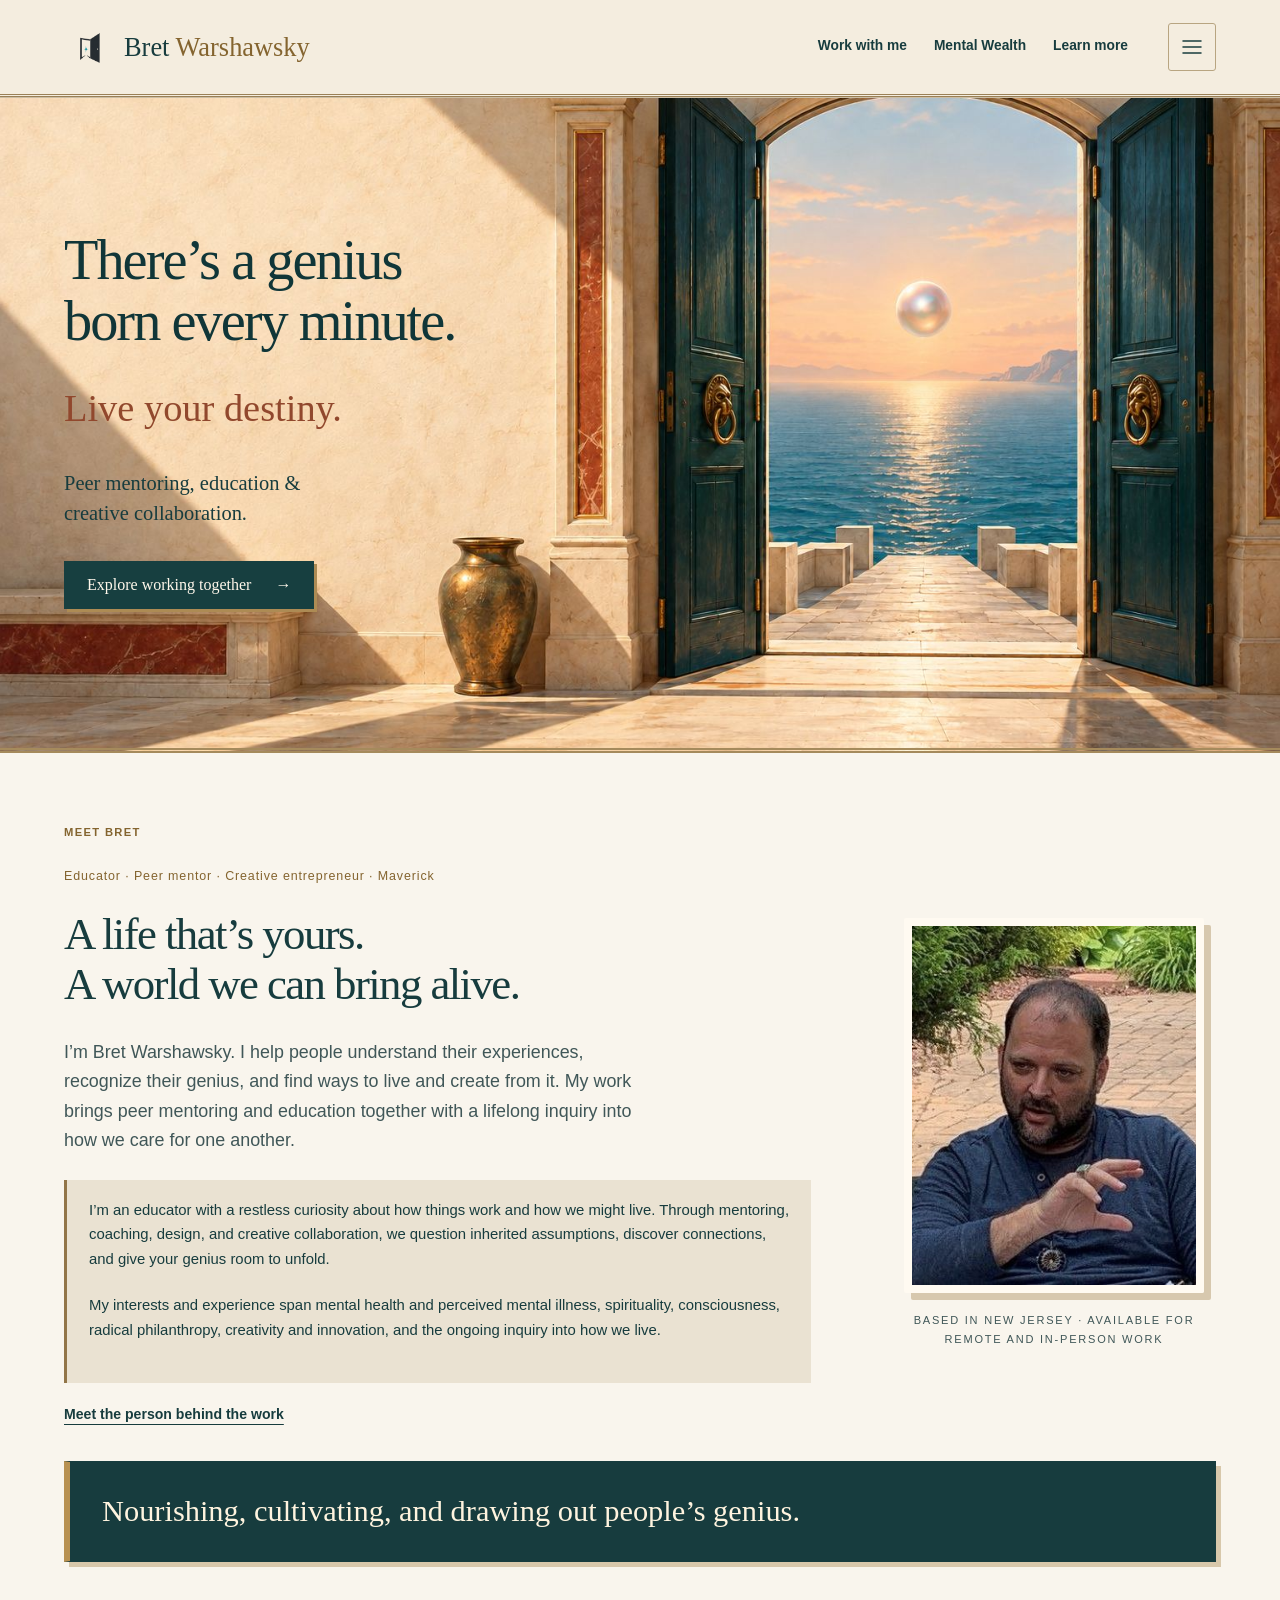
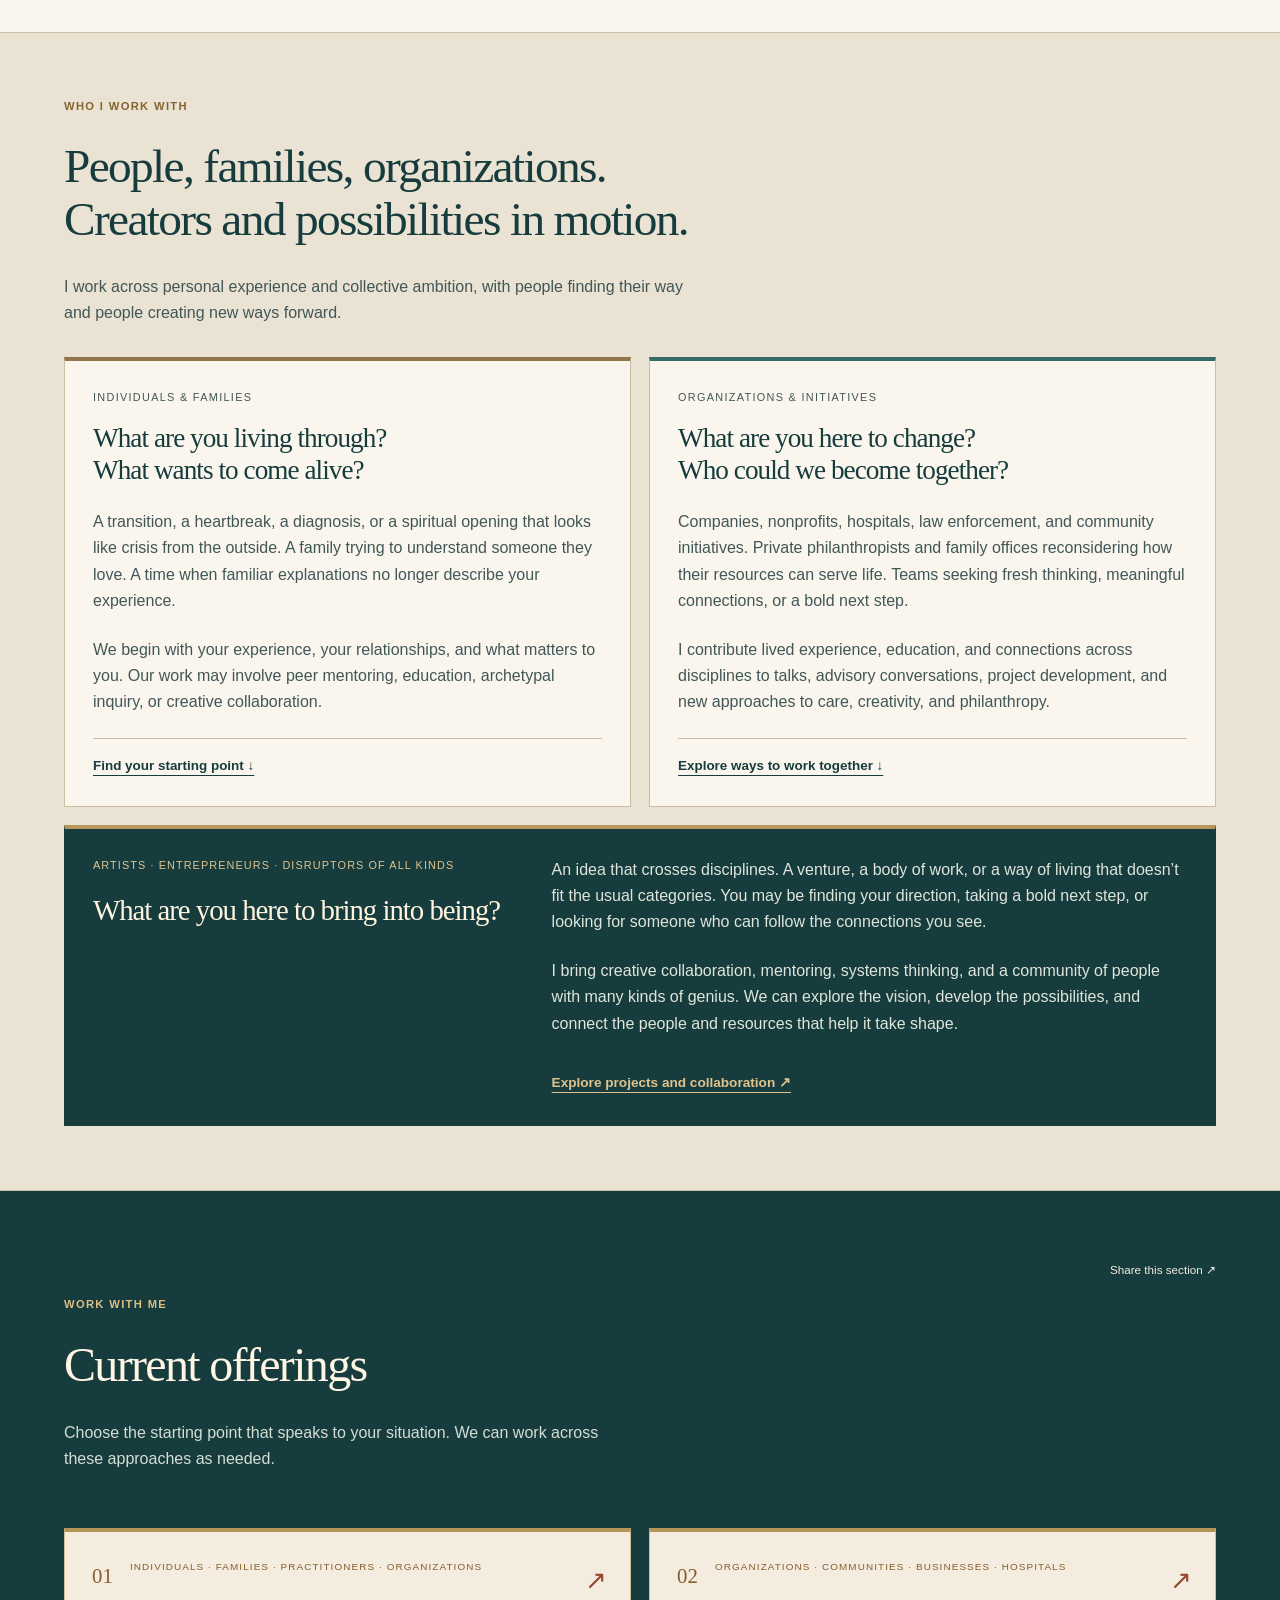
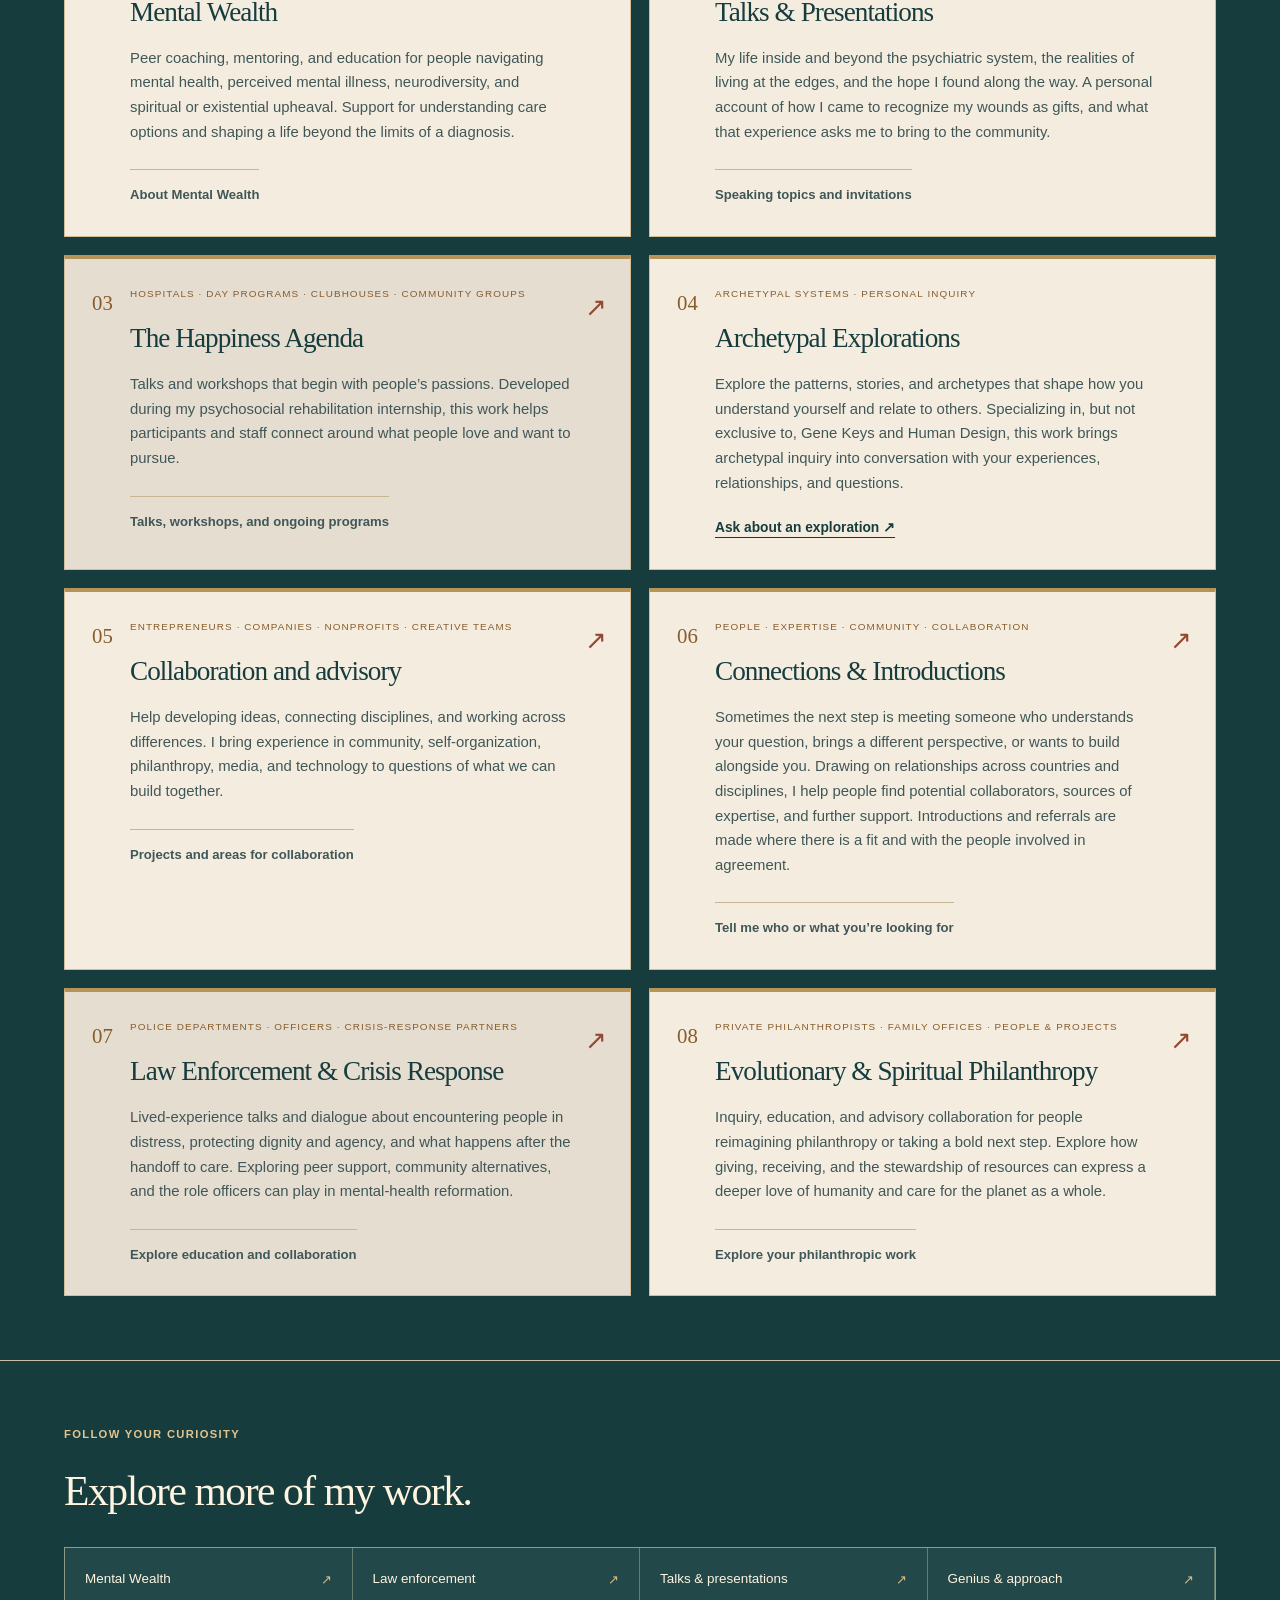
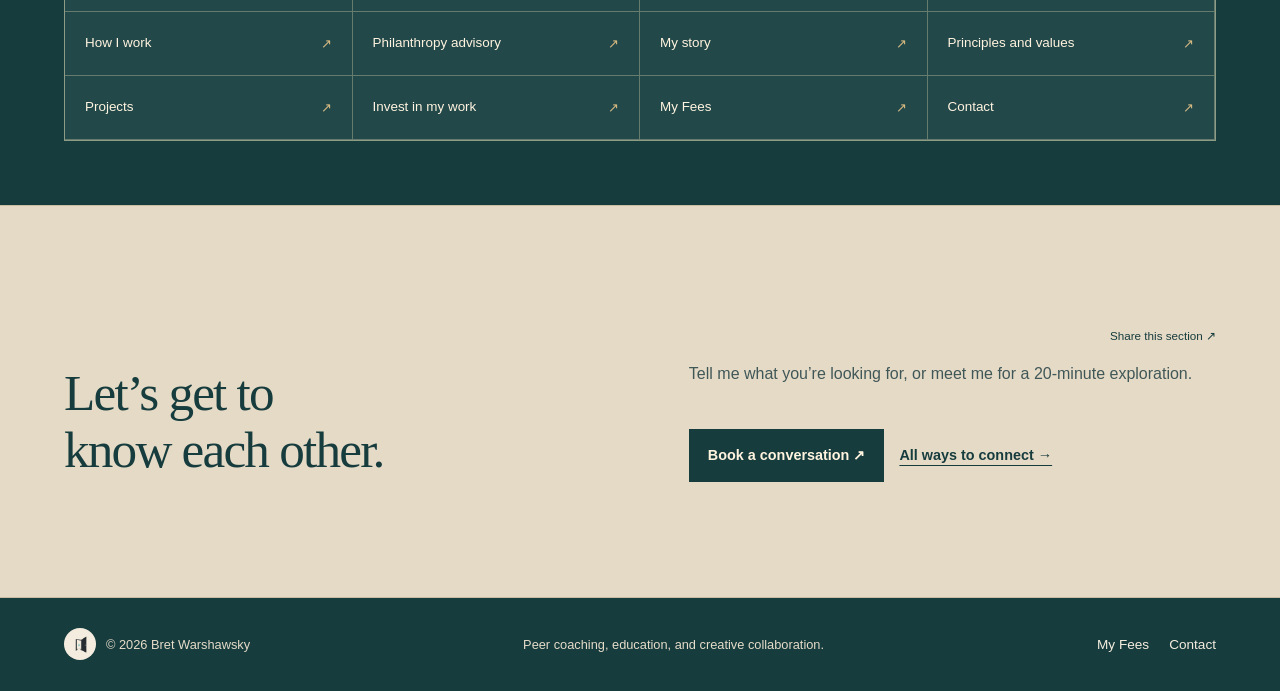
<file: new/index.html>
<!doctype html><html lang="en"><head><meta charset="utf-8"><meta name="viewport" content="width=device-width,initial-scale=1"><title>Bret Warshawsky</title><link rel="canonical" href="https://bretw.info/"><meta http-equiv="refresh" content="0;url=/"><script>location.replace("/"+location.search+location.hash);</script></head><body><p>The website has moved to <a href="/">bretw.info</a>.</p></body></html>
</file>
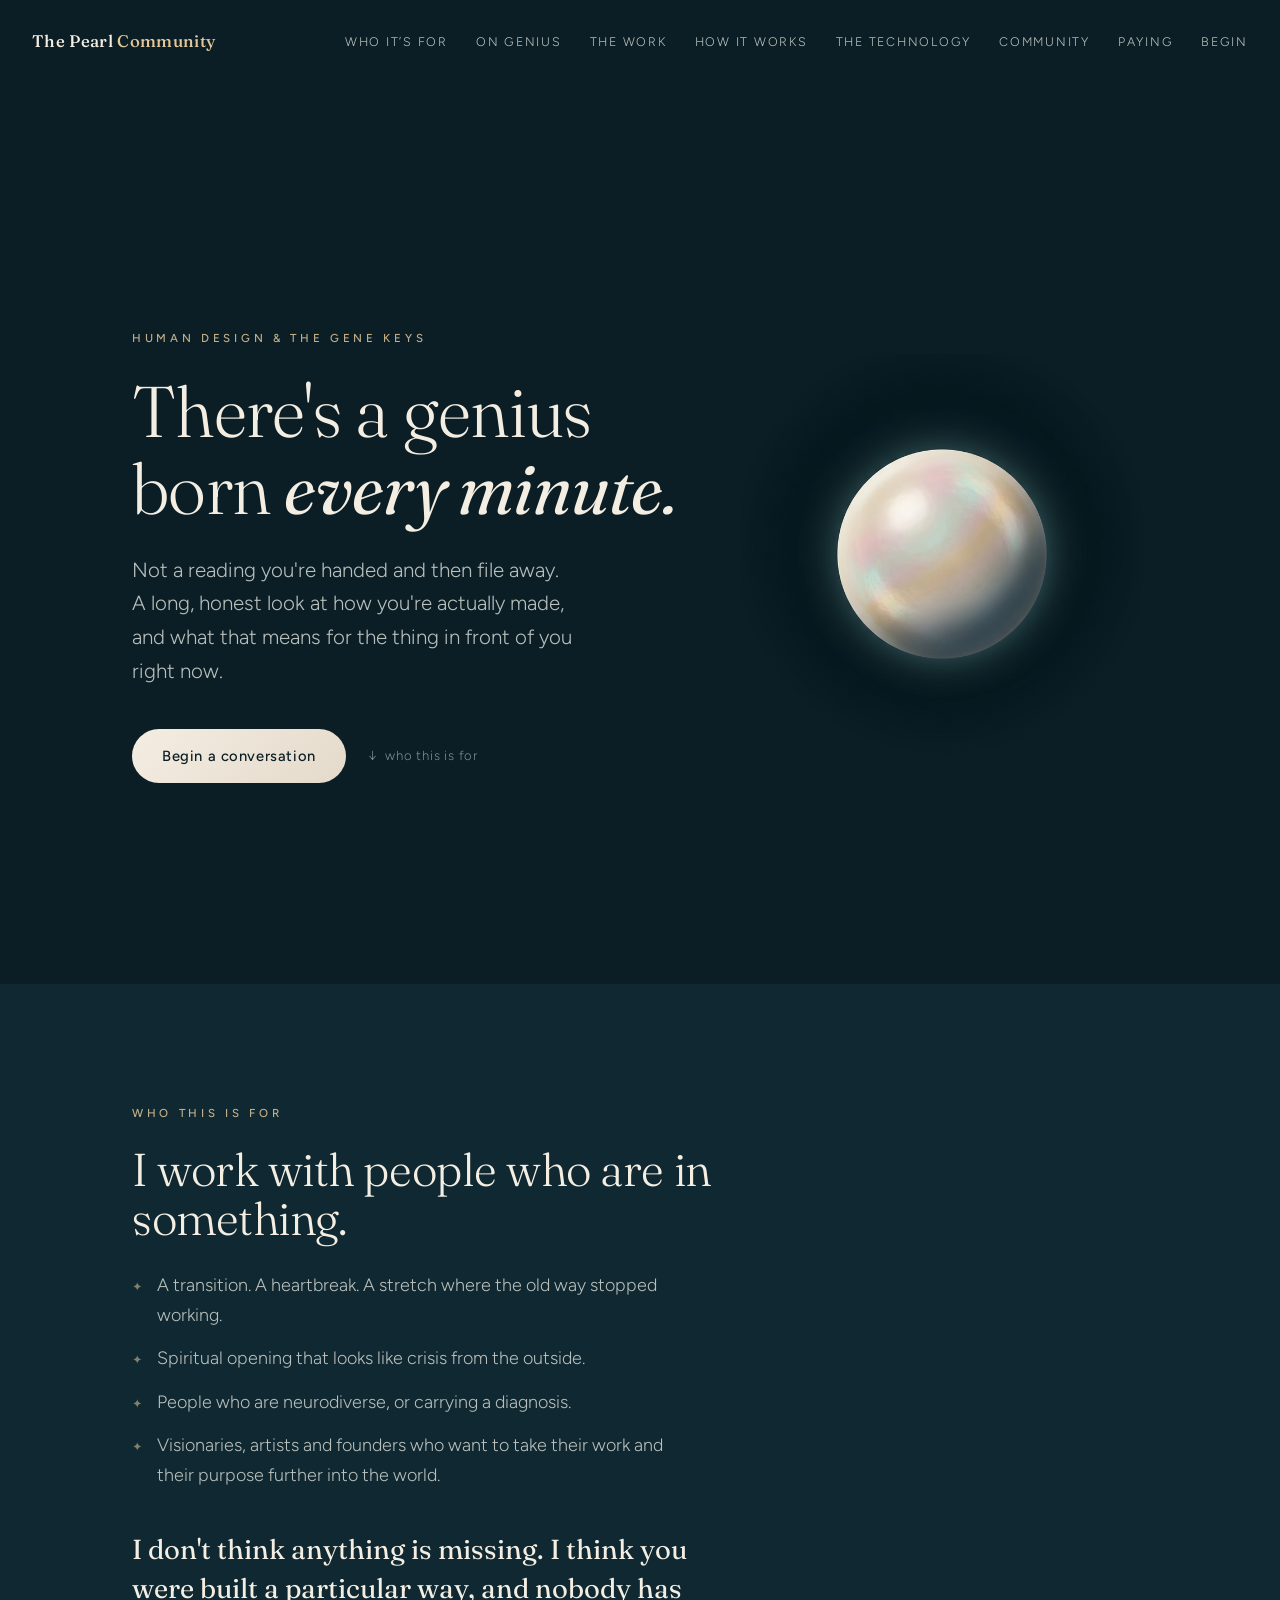
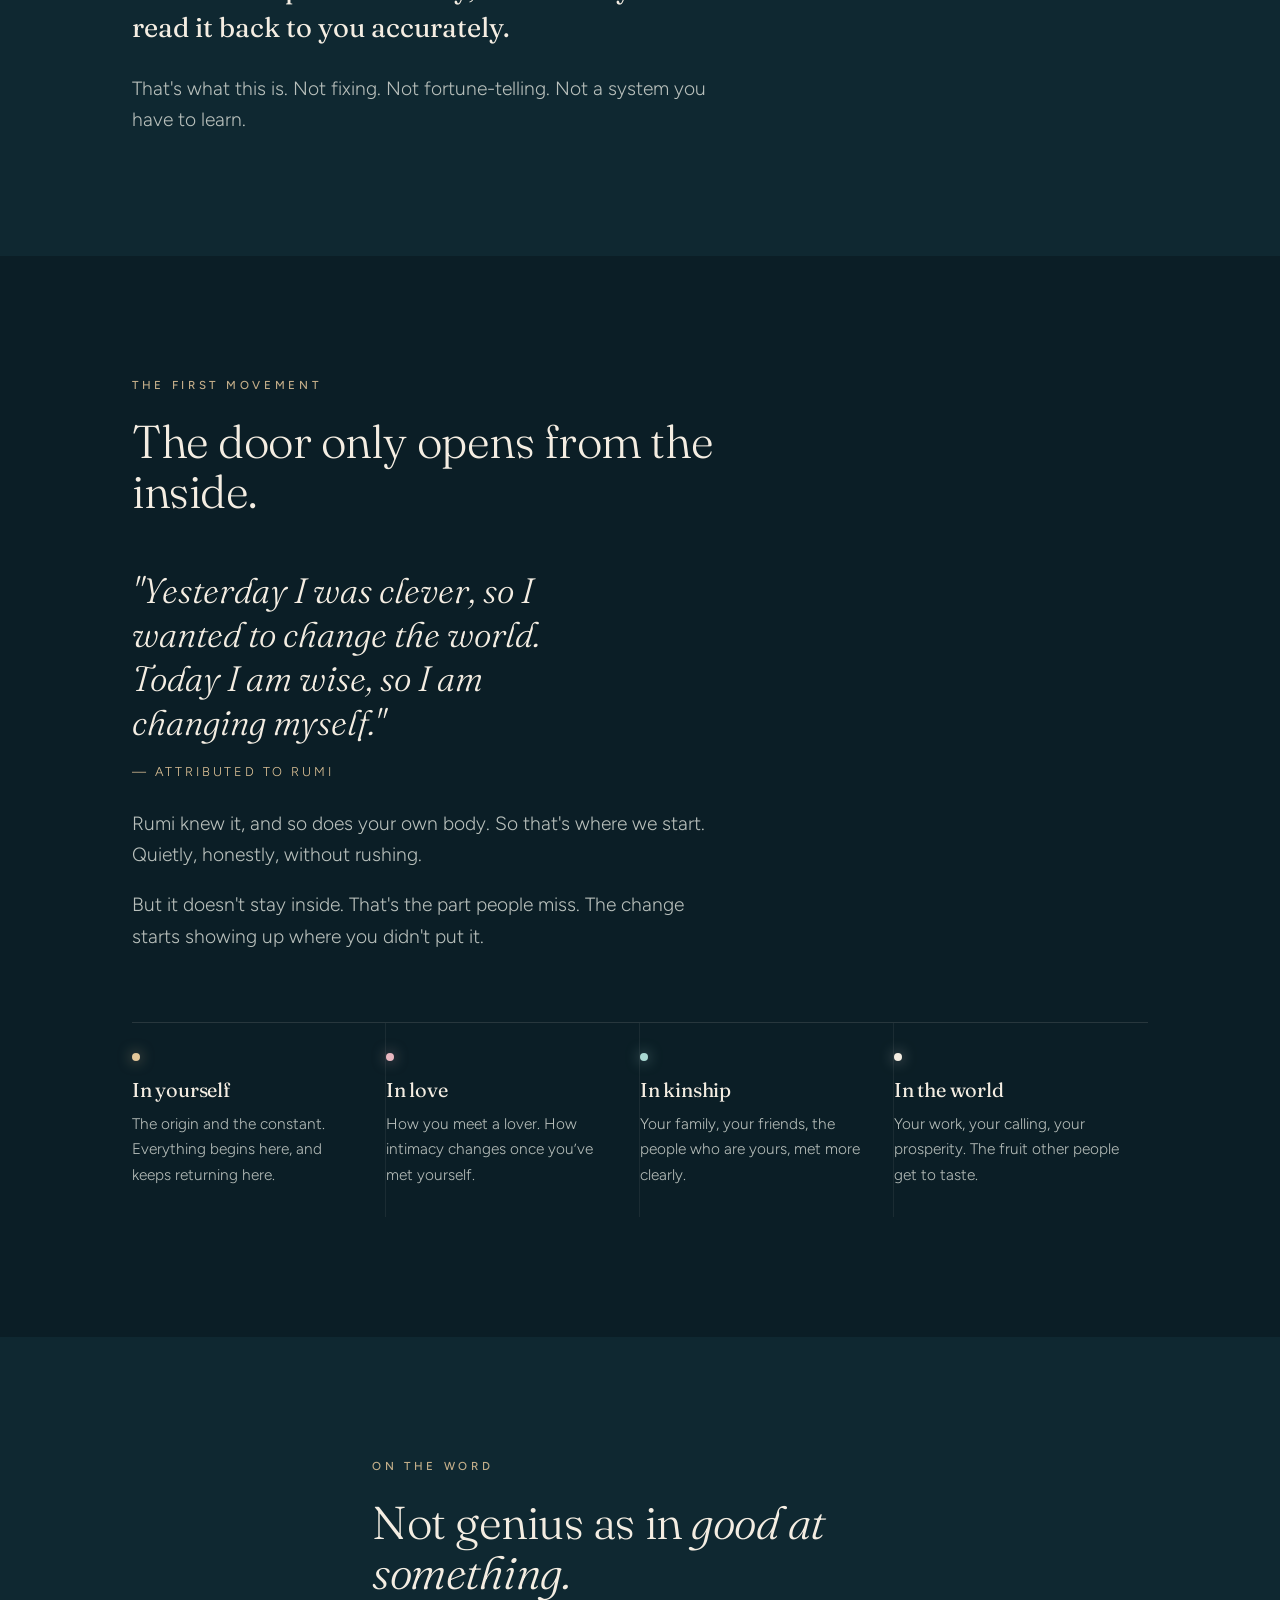
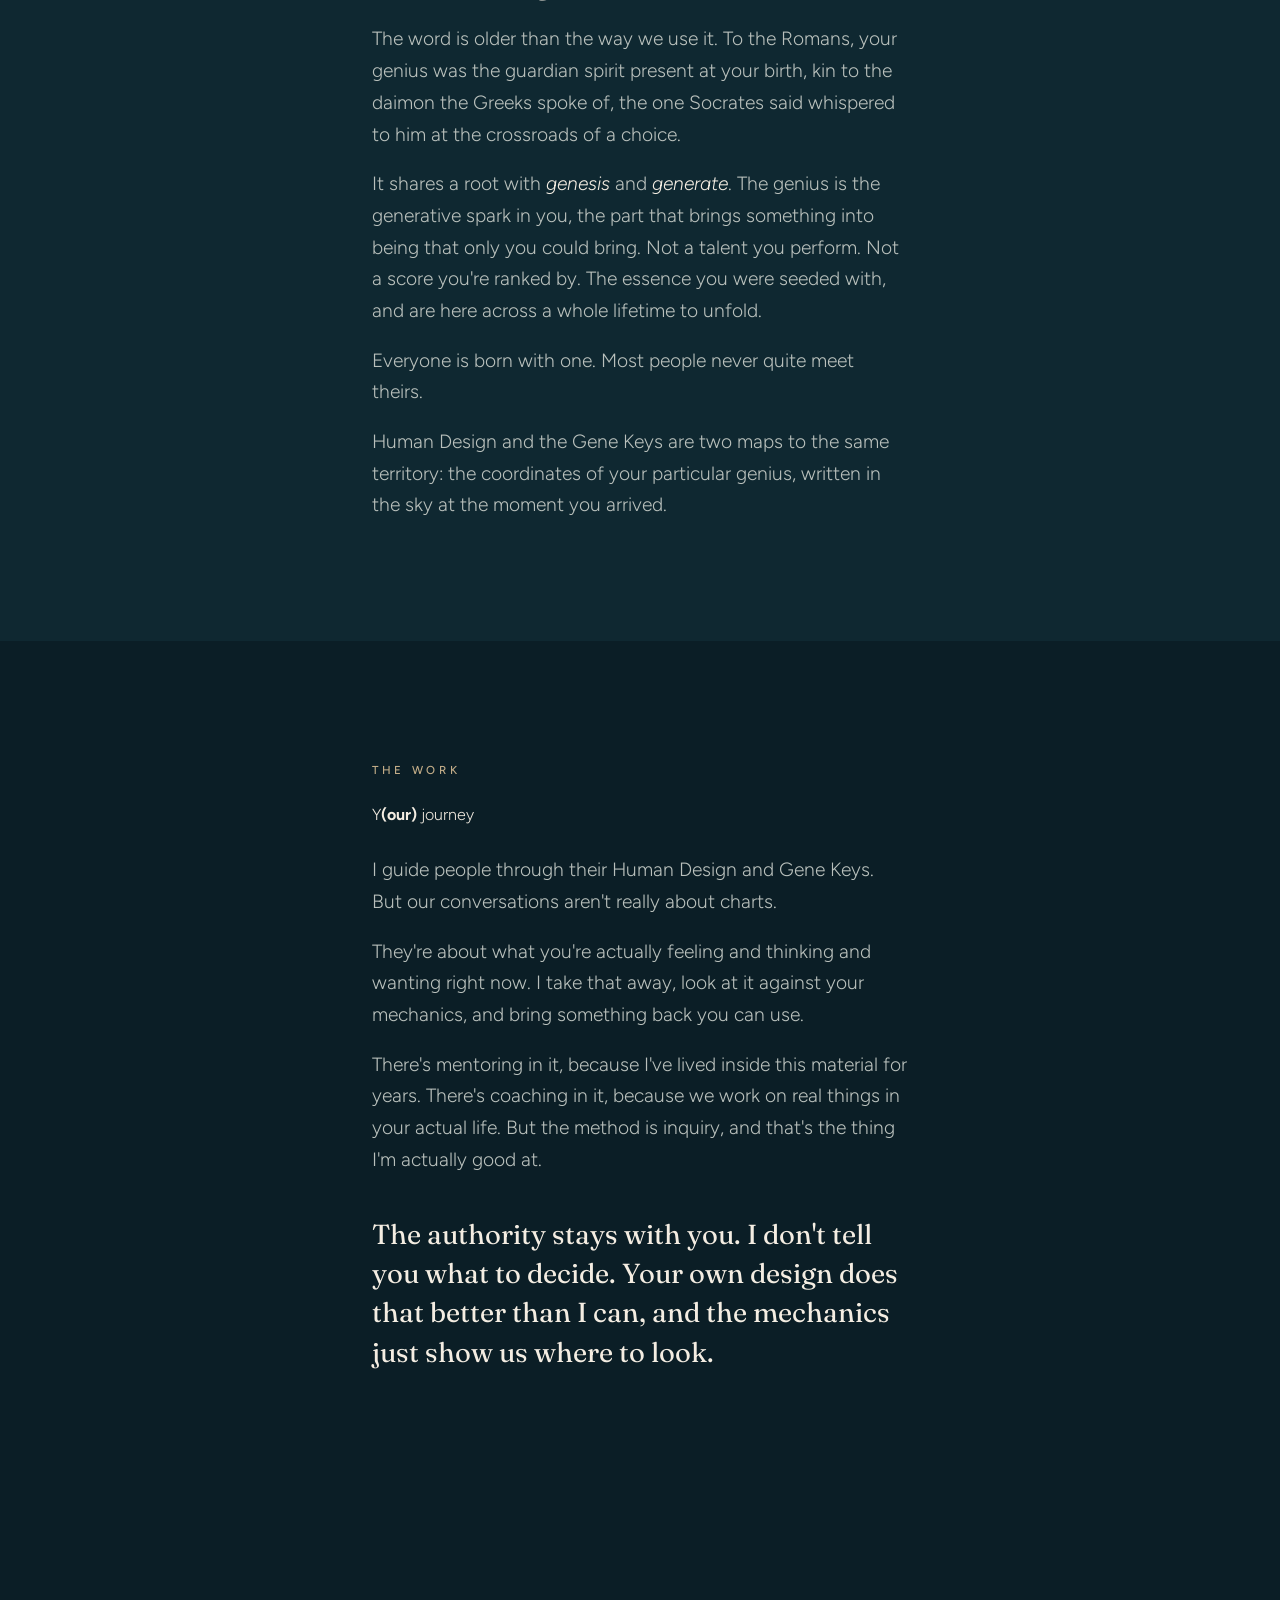
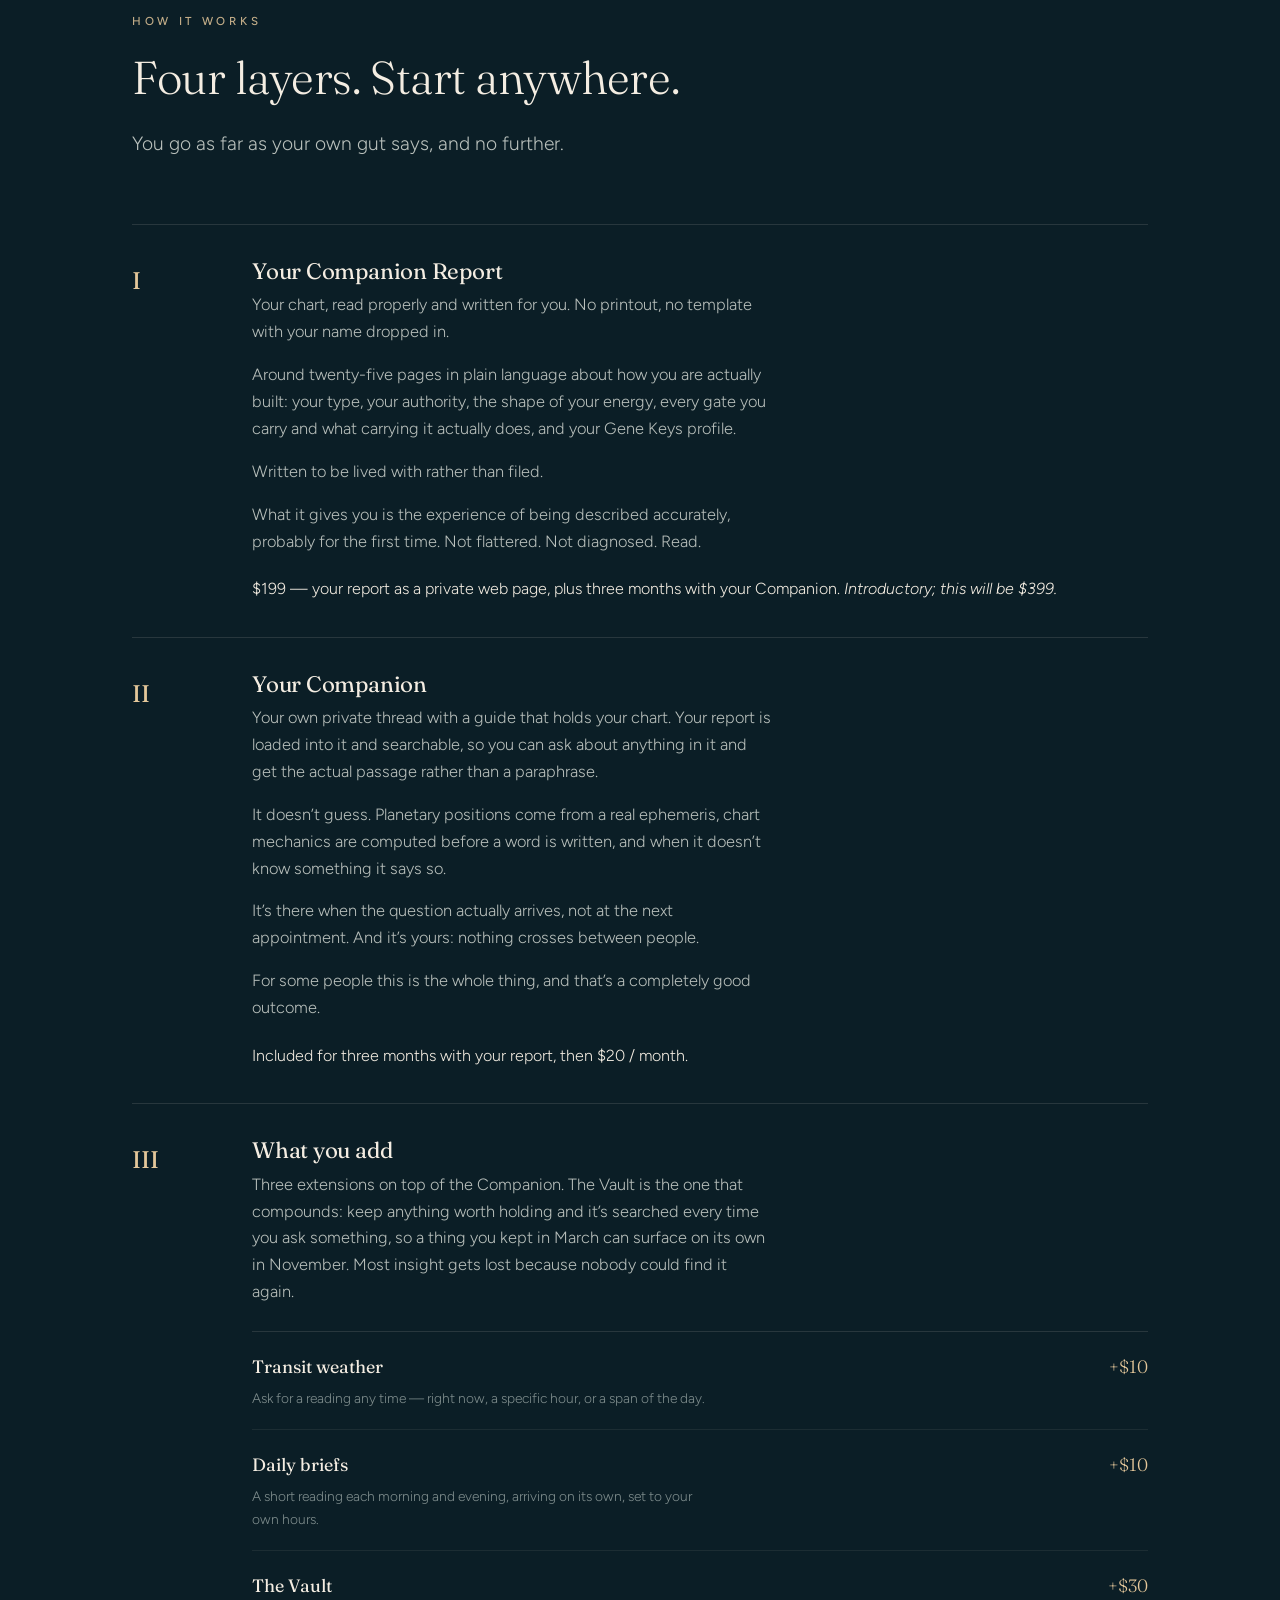
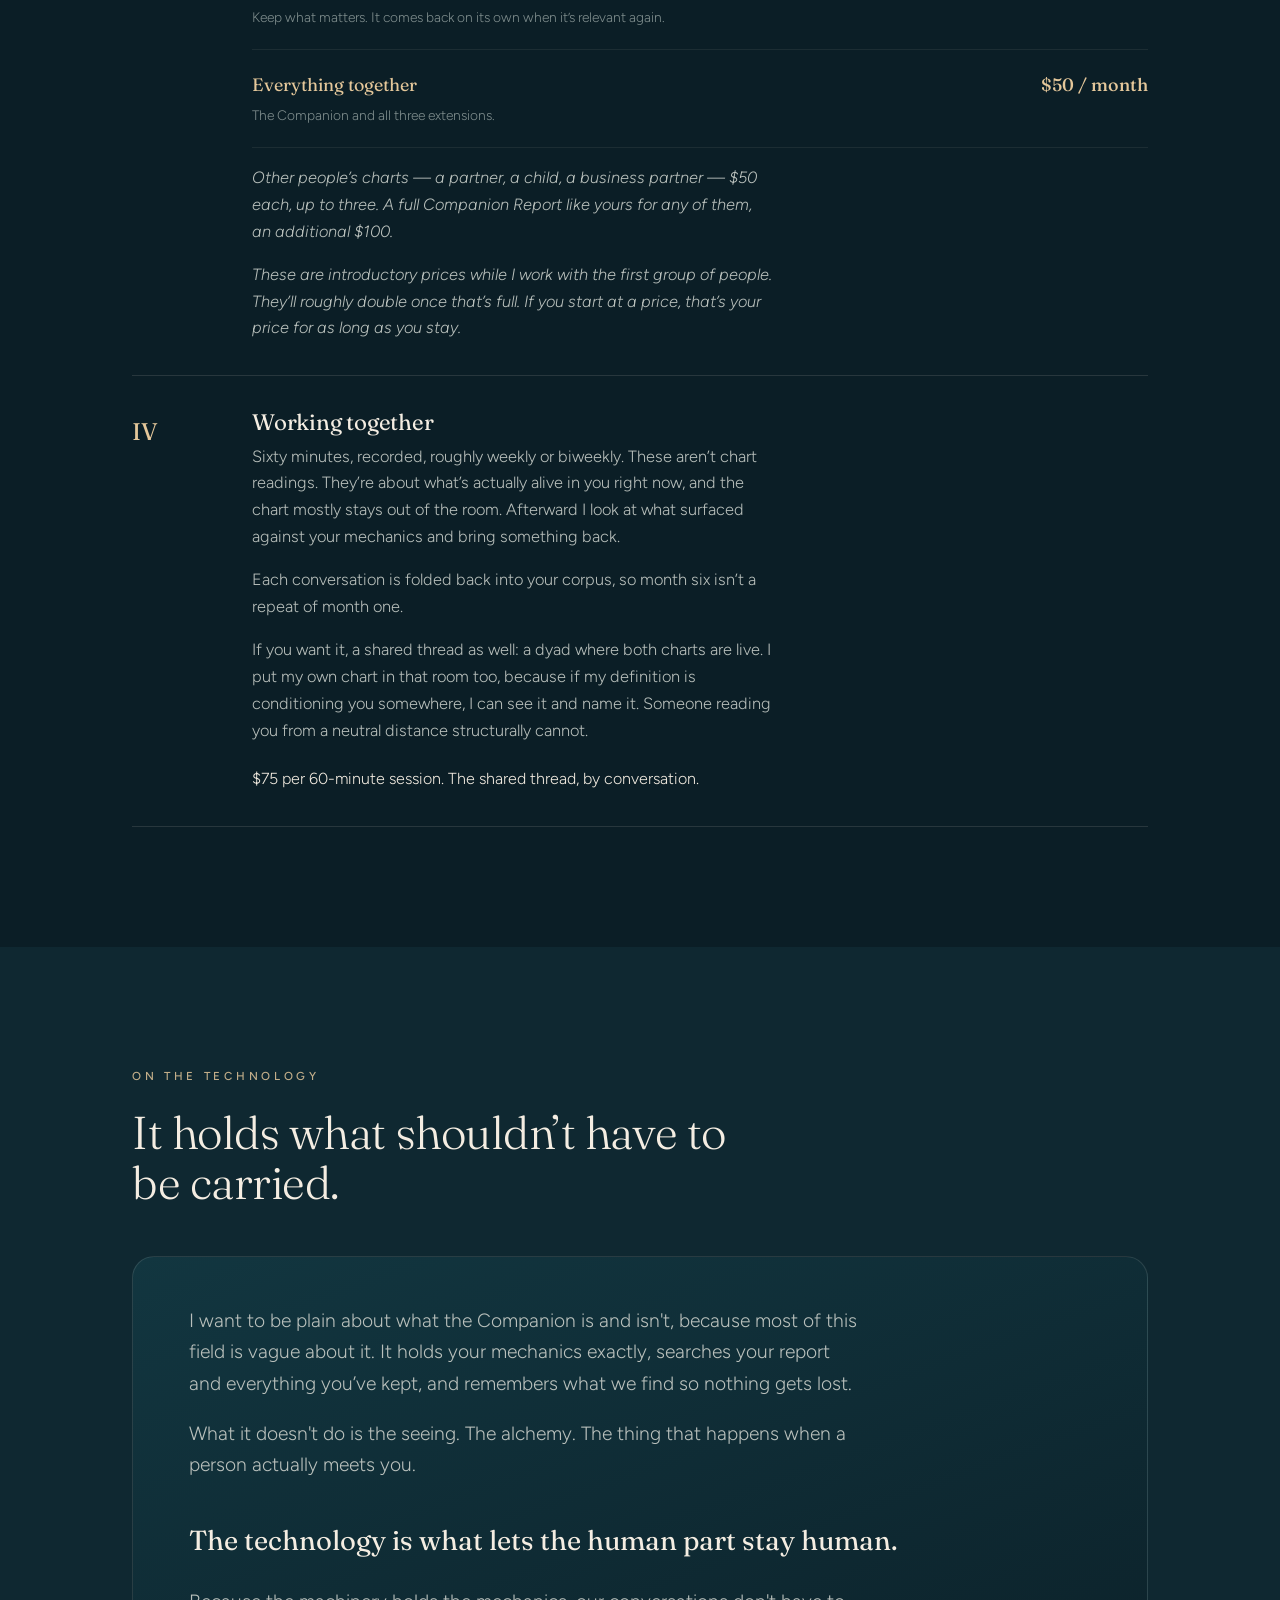
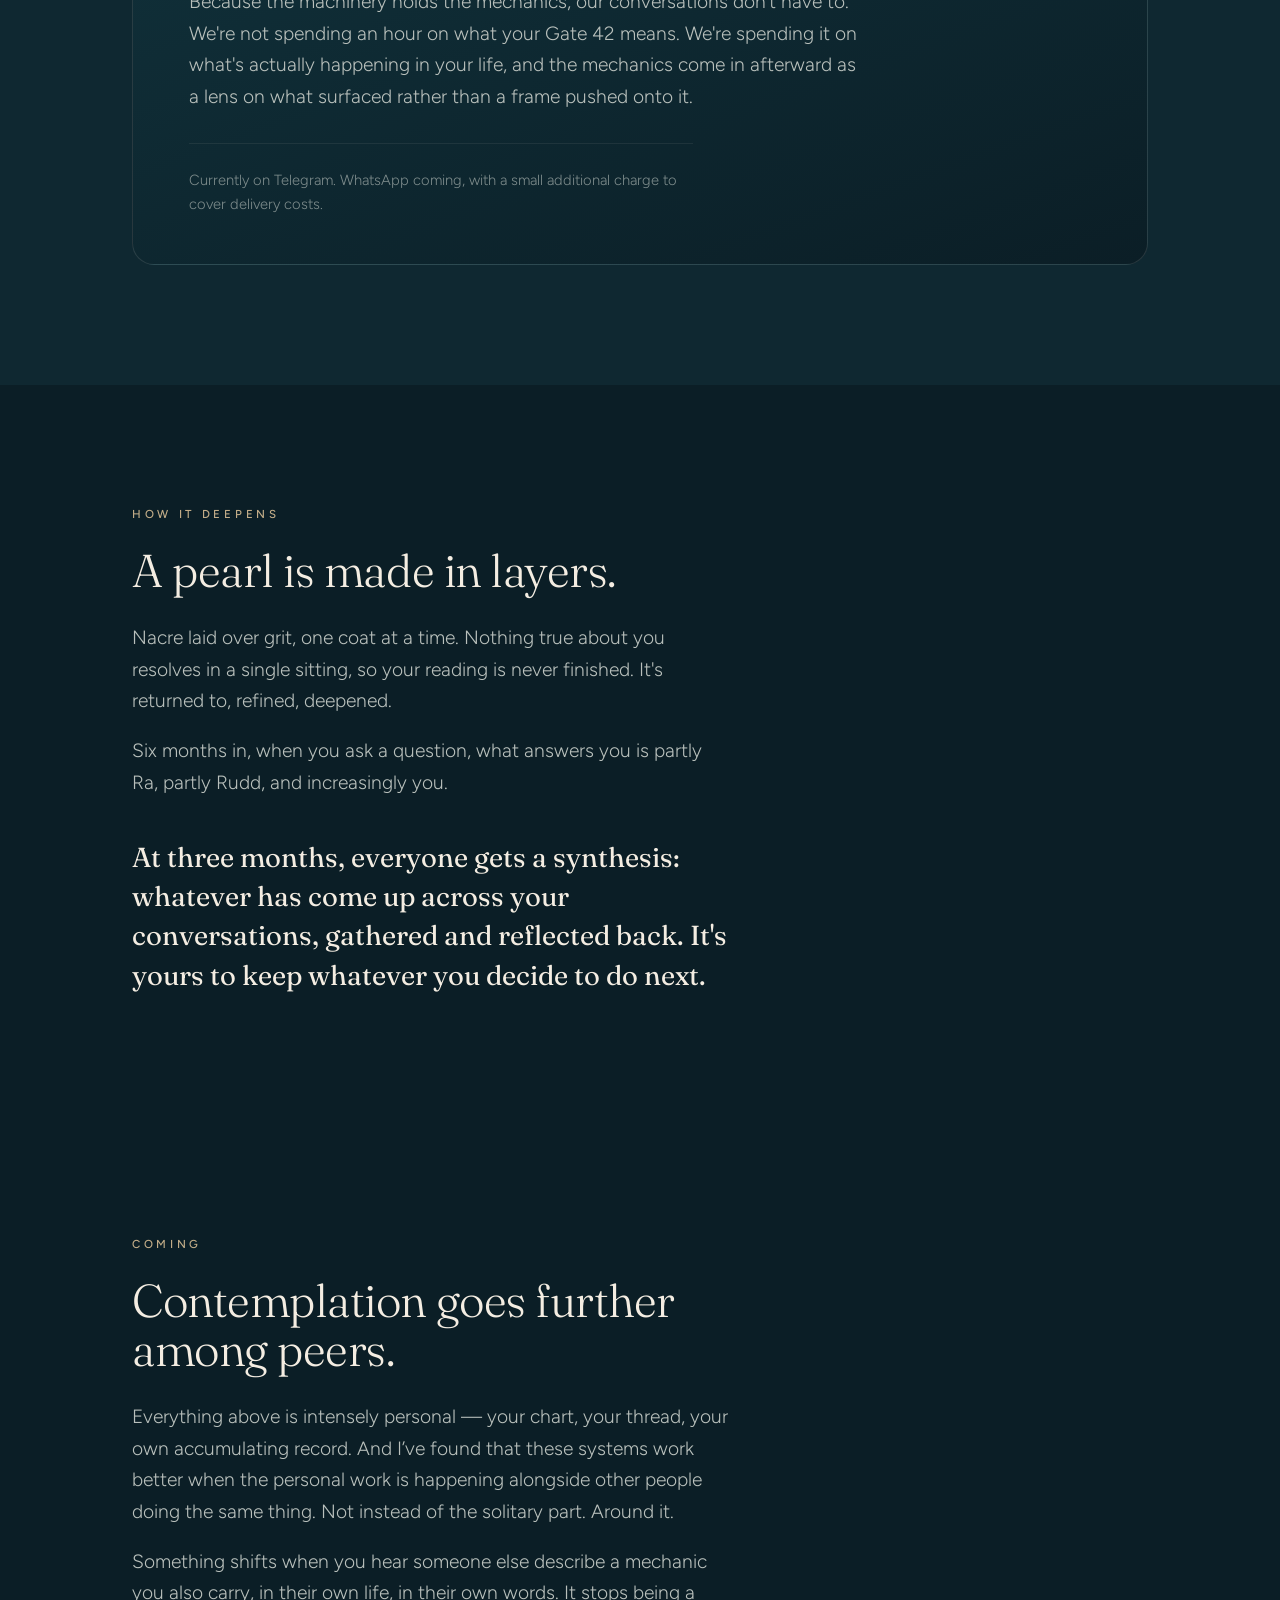
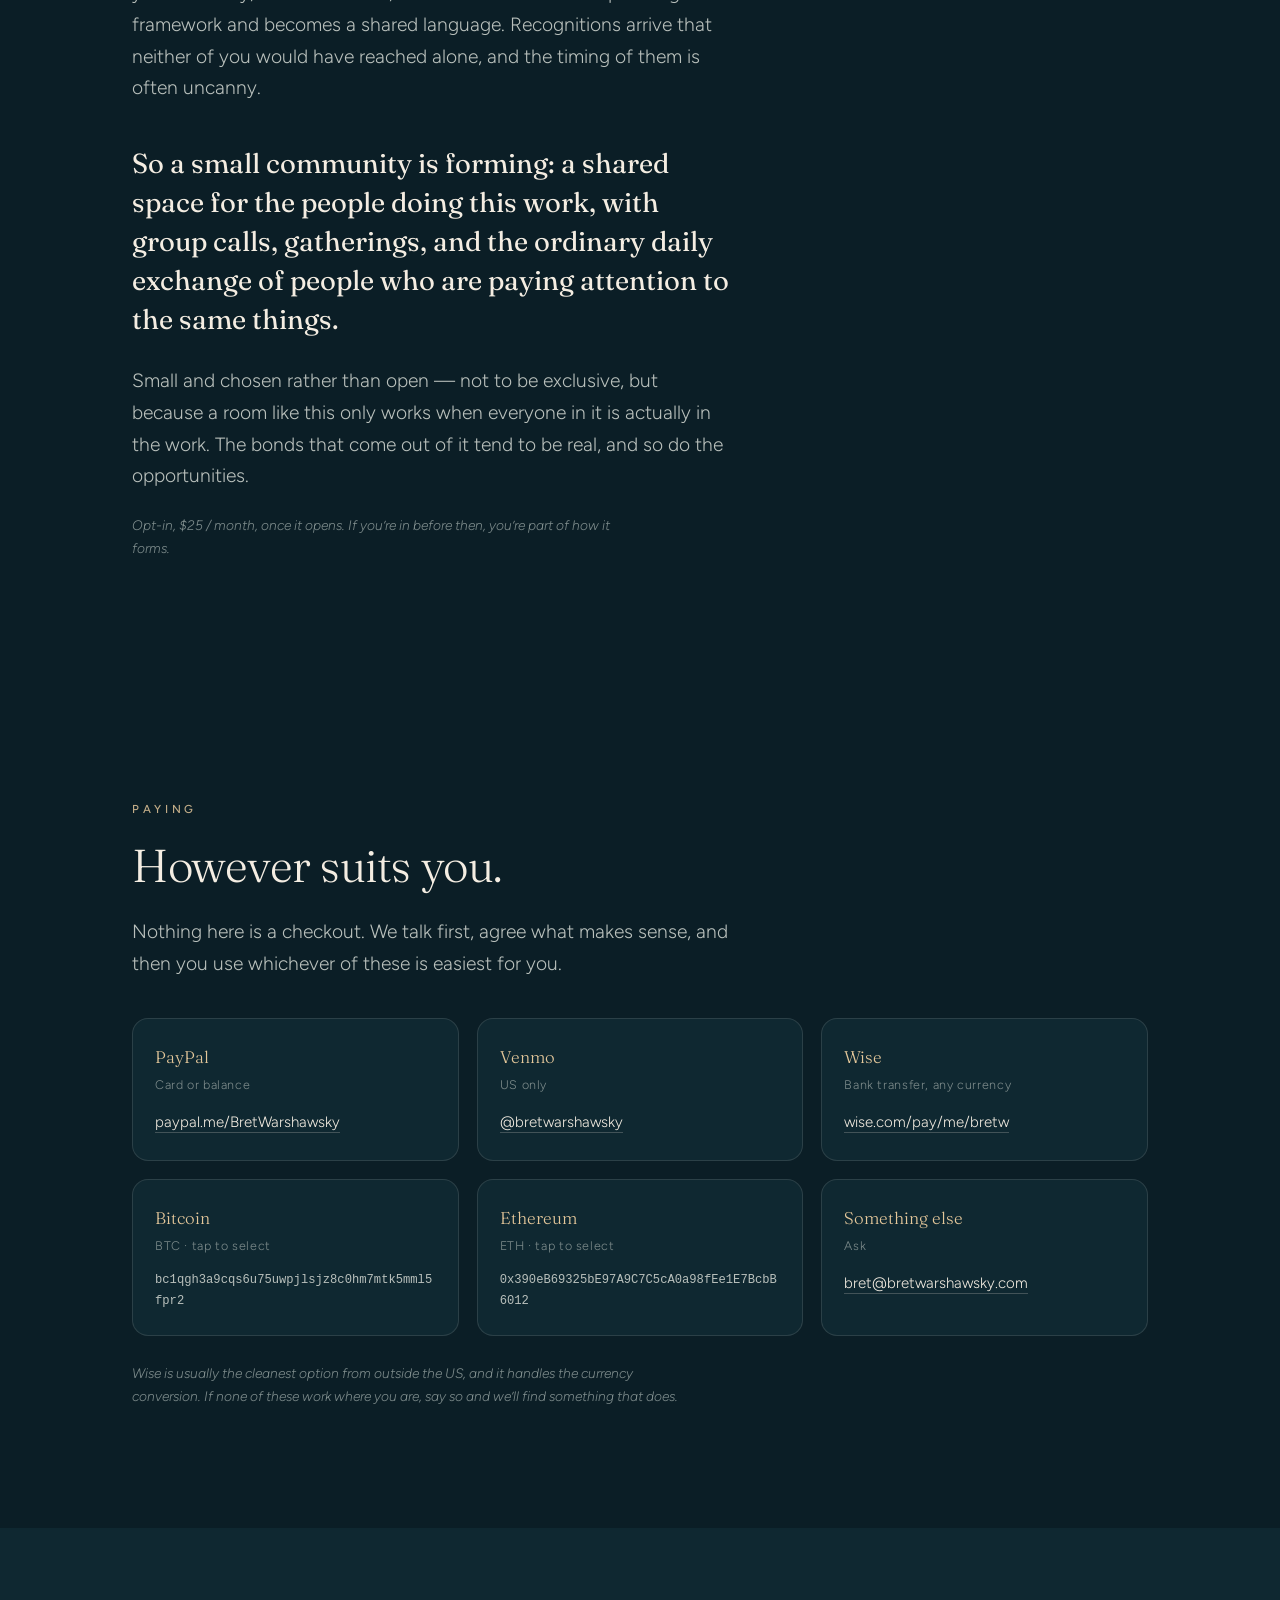
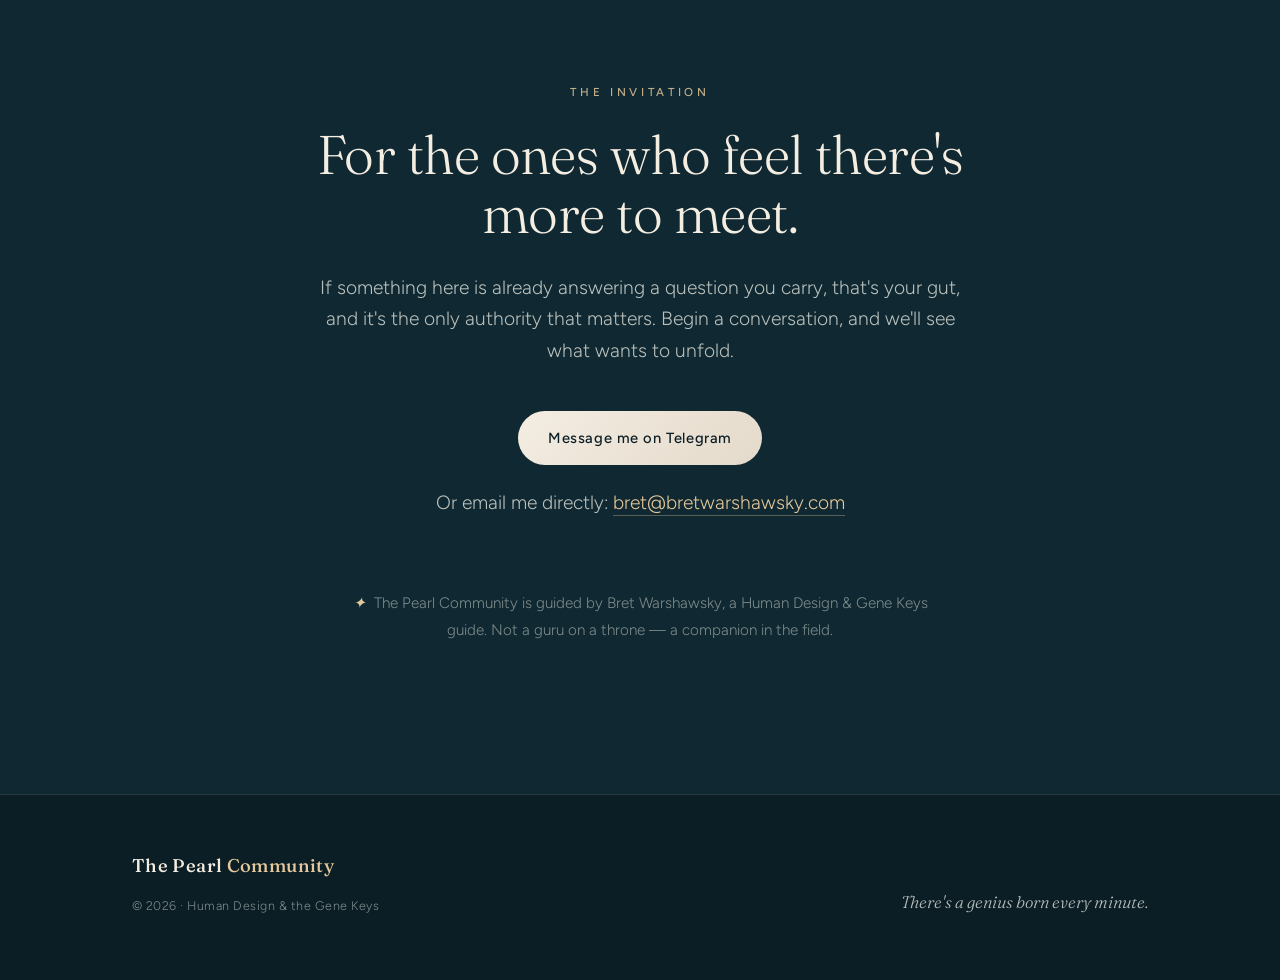
<file: pearl/index.html>
<!DOCTYPE html>
<html lang="en">
<head>
<meta charset="UTF-8">
<meta name="viewport" content="width=device-width, initial-scale=1.0">
<title>The Pearl Community</title>
<link rel="preconnect" href="https://fonts.googleapis.com">
<link rel="preconnect" href="https://fonts.gstatic.com" crossorigin>
<link href="https://fonts.googleapis.com/css2?family=Fraunces:ital,opsz,wght@0,9..144,300;0,9..144,400;0,9..144,500;0,9..144,600;1,9..144,300;1,9..144,400&family=Figtree:wght@300;400;500;600&display=swap" rel="stylesheet">
<style>

  :root{
    --abyss:#0B1E26;
    --abyss-2:#0F2831;
    --abyss-3:#123640;
    --pearl:#F4EDE2;
    --pearl-dim:#B9C0BC;
    --pearl-faint:#7E8C8C;
    --nacre-rose:#E8B7C0;
    --nacre-aqua:#A9D8D2;
    --nacre-gold:#E4C79A;
    --line:rgba(244,237,226,0.12);
    --line-soft:rgba(244,237,226,0.07);
    --ink:#0B1E26;
  }

  *{box-sizing:border-box;margin:0;padding:0}
  html{scroll-behavior:smooth}
  body{
    background:var(--abyss);
    color:var(--pearl);
    font-family:'Figtree',system-ui,sans-serif;
    font-weight:300;line-height:1.65;
    -webkit-font-smoothing:antialiased;overflow-x:hidden;
  }
  ::selection{background:var(--nacre-aqua);color:var(--ink)}

  .wrap{max-width:1080px;margin:0 auto;padding:0 32px}

  .eyebrow{
    font-family:'Figtree',sans-serif;font-weight:500;font-size:0.72rem;
    letter-spacing:0.32em;text-transform:uppercase;color:var(--nacre-gold);opacity:0.85;
  }
  h1,h2,h3{font-family:'Fraunces',serif;font-weight:400;line-height:1.08;letter-spacing:-0.01em}
  em{font-style:italic;color:var(--pearl)}

  /* top bar */
  .topbar{position:absolute;top:0;left:0;right:0;z-index:10;display:flex;align-items:center;justify-content:space-between;padding:28px 32px}
  .mark{font-family:'Fraunces',serif;font-weight:500;font-size:1.05rem;letter-spacing:0.02em;color:var(--pearl)}
  .mark span{color:var(--nacre-gold)}
  .topbar a.begin{
    font-family:'Figtree',sans-serif;font-size:0.82rem;font-weight:500;letter-spacing:0.08em;text-transform:uppercase;
    color:var(--pearl);text-decoration:none;padding:9px 18px;border:1px solid var(--line);border-radius:100px;
    transition:border-color .4s ease,background .4s ease;
  }
  .topbar a.begin:hover{border-color:var(--nacre-aqua);background:rgba(169,216,210,0.06)}

  /* hero */
  .hero{position:relative;min-height:100vh;display:flex;flex-direction:column;justify-content:center;padding:120px 0 80px}
  .hero-grid{display:grid;grid-template-columns:1.15fr 0.85fr;gap:48px;align-items:center}
  .hero h1{font-size:clamp(2.6rem,5.6vw,4.5rem);font-weight:300;margin:22px 0 26px;color:var(--pearl)}
  .hero h1 em{font-weight:400}
  .hero .sub{font-size:clamp(1.05rem,1.7vw,1.28rem);color:var(--pearl-dim);max-width:34ch;font-weight:300}
  .hero .cta-row{margin-top:40px;display:flex;gap:22px;align-items:center;flex-wrap:wrap}

  .btn{font-family:'Figtree',sans-serif;font-size:0.92rem;font-weight:500;letter-spacing:0.04em;text-decoration:none;border-radius:100px;padding:15px 30px;display:inline-block;transition:transform .3s ease,box-shadow .4s ease}
  .btn-solid{background:linear-gradient(135deg,var(--pearl),#E4DACB);color:var(--ink);box-shadow:0 0 0 rgba(228,199,154,0)}
  .btn-solid:hover{transform:translateY(-2px);box-shadow:0 12px 40px rgba(228,199,154,0.18)}
  .scrollcue{color:var(--pearl-faint);font-size:0.82rem;letter-spacing:0.06em;text-decoration:none;transition:color .4s ease}
  .scrollcue:hover{color:var(--pearl-dim)}

  /* pearl */
  .pearl-stage{position:relative;display:flex;align-items:center;justify-content:center;min-height:360px}
  .pearl-img{
    width:min(400px,80vw);height:auto;display:block;user-select:none;pointer-events:none;
    -webkit-mask-image:radial-gradient(circle at 50% 48%, #000 52%, rgba(0,0,0,0) 72%);
    mask-image:radial-gradient(circle at 50% 48%, #000 52%, rgba(0,0,0,0) 72%);
  }

  /* sections */
  section{padding:120px 0;position:relative}
  .section-head{max-width:60ch}
  .section-head .eyebrow{display:block;margin-bottom:22px}
  .section-head h2{font-size:clamp(1.9rem,3.6vw,3rem);font-weight:300;color:var(--pearl)}
  .lede{font-size:clamp(1.05rem,1.5vw,1.24rem);color:var(--pearl-dim);max-width:56ch;margin-top:26px;font-weight:300}
  .lede + .lede{margin-top:18px}
  .tint-2{background:var(--abyss-2)}

  /* genius */
  .genius h2 em{color:var(--nacre-gold);font-weight:400}

  /* mission */
  .pullquote{margin:52px 0 8px;max-width:48ch}
  .pullquote p{font-family:'Fraunces',serif;font-style:italic;font-weight:300;font-size:clamp(1.5rem,3vw,2.2rem);color:var(--pearl);line-height:1.25}
  .pullquote cite{display:block;margin-top:16px;font-family:'Figtree',sans-serif;font-style:normal;font-size:0.8rem;letter-spacing:0.22em;text-transform:uppercase;color:var(--nacre-gold)}
  .domains{margin-top:70px;display:grid;grid-template-columns:repeat(4,1fr);gap:0;border-top:1px solid var(--line)}
  .domain{padding:30px 26px 30px 0;border-right:1px solid var(--line-soft);position:relative}
  .domain:last-child{border-right:0}
  .domain .dot{width:8px;height:8px;border-radius:50%;background:var(--nacre-gold);margin-bottom:18px;box-shadow:0 0 14px rgba(228,199,154,0.6)}
  .domain:nth-child(2) .dot{background:var(--nacre-rose);box-shadow:0 0 14px rgba(232,183,192,0.6)}
  .domain:nth-child(3) .dot{background:var(--nacre-aqua);box-shadow:0 0 14px rgba(169,216,210,0.6)}
  .domain:nth-child(4) .dot{background:var(--pearl);box-shadow:0 0 14px rgba(244,237,226,0.55)}
  .domain h3{font-size:1.25rem;font-weight:400;color:var(--pearl);margin-bottom:10px}
  .domain p{font-size:0.96rem;color:var(--pearl-dim)}

  /* work / Y(our) */
  .work .yours{font-family:'Fraunces',serif;font-weight:400;font-style:italic;font-size:clamp(2.4rem,5vw,4rem);color:var(--pearl);margin:8px 0 30px;letter-spacing:-0.01em}
  .work .yours b{font-style:normal;font-weight:400;color:var(--nacre-aqua)}
  .work .yours .paren{color:var(--pearl-faint);font-weight:300}
  .work .frequencies{color:var(--pearl);font-style:italic}

  /* layers */
  .layer-list{margin-top:64px;display:flex;flex-direction:column;gap:0}
  .layer{display:grid;grid-template-columns:88px 1fr;gap:32px;align-items:start;padding:34px 0;border-top:1px solid var(--line)}
  .layer:last-child{border-bottom:1px solid var(--line)}
  .layer .depth{font-family:'Fraunces',serif;font-size:1.5rem;font-weight:400;color:var(--nacre-gold);font-variant-numeric:tabular-nums;padding-top:2px}
  .layer h3{font-size:1.4rem;font-weight:400;color:var(--pearl);margin-bottom:8px}
  .layer p{color:var(--pearl-dim);max-width:52ch;font-size:1.02rem}

  /* ai companion */
  .ai-card{margin-top:48px;background:linear-gradient(160deg,var(--abyss-3),var(--abyss));border:1px solid var(--line);border-radius:22px;padding:48px clamp(28px,5vw,56px)}
  .ai-card .lede:first-of-type{margin-top:0}
  .ai-note{margin-top:30px;padding-top:24px;border-top:1px solid var(--line-soft);font-size:0.92rem;color:var(--pearl-faint);max-width:56ch}
  .daily{margin-top:56px;padding-top:44px;border-top:1px solid var(--line);max-width:60ch}
  .daily .eyebrow{display:block;margin-bottom:16px}
  .daily h3{font-size:clamp(1.5rem,2.7vw,2.05rem);font-weight:300;color:var(--pearl);margin-bottom:16px;font-family:'Fraunces',serif}
  .daily p{font-size:1.06rem;color:var(--pearl-dim);max-width:56ch;font-weight:300}
  .daily em{color:var(--pearl);font-style:italic}

  /* packages */
  .packages .sub-lede{font-size:1.05rem;color:var(--pearl-dim);max-width:50ch;margin-top:22px}
  .tiers{margin-top:60px;display:grid;grid-template-columns:repeat(3,1fr);gap:20px}
  .tier{background:var(--abyss-2);border:1px solid var(--line);border-radius:18px;padding:34px 30px;display:flex;flex-direction:column}
  .tier.top{border-color:rgba(228,199,154,0.4);background:linear-gradient(180deg,rgba(228,199,154,0.06),var(--abyss-2))}
  .tier .tier-name{font-family:'Fraunces',serif;font-size:1.5rem;font-weight:400;color:var(--pearl);margin-bottom:6px}
  .tier.top .tier-name{color:var(--nacre-gold)}
  .tier .tier-tag{font-size:0.82rem;color:var(--pearl-faint);letter-spacing:0.04em;margin-bottom:22px;min-height:2.4em}
  .tier ul{list-style:none;display:flex;flex-direction:column;gap:13px;margin-bottom:26px;flex:1}
  .tier li{font-size:0.95rem;color:var(--pearl-dim);padding-left:22px;position:relative;line-height:1.5}
  .tier li::before{content:"";position:absolute;left:0;top:9px;width:6px;height:6px;border-radius:50%;background:var(--nacre-aqua);opacity:0.8}
  .tier.top li::before{background:var(--nacre-gold)}
  .tier .price{font-family:'Fraunces',serif;font-size:1rem;color:var(--pearl-faint);font-style:italic;margin-top:auto;padding-top:14px;border-top:1px solid var(--line-soft)}

  /* invitation */
  .invite{text-align:center;padding:150px 0}
  .invite h2{font-size:clamp(2.1rem,4.4vw,3.4rem);font-weight:300;max-width:20ch;margin:0 auto 28px}
  .invite .lede{margin:0 auto 44px;text-align:center}
  .invite .who{margin-top:70px;font-size:0.95rem;color:var(--pearl-faint);max-width:60ch;margin-left:auto;margin-right:auto;line-height:1.8}
  .invite .who .glyph{color:var(--nacre-gold);font-family:'Fraunces',serif;font-style:italic}

  /* footer */
  footer{border-top:1px solid var(--line);padding:56px 0 64px}
  .foot-grid{display:flex;justify-content:space-between;align-items:flex-end;flex-wrap:wrap;gap:24px}
  .foot-grid .mark{font-size:1.15rem}
  .foot-tag{font-family:'Fraunces',serif;font-style:italic;font-size:1.05rem;color:var(--pearl-dim);max-width:32ch}
  .foot-small{font-size:0.78rem;color:var(--pearl-faint);letter-spacing:0.04em}

  a:focus-visible,.btn:focus-visible{outline:2px solid var(--nacre-aqua);outline-offset:3px;border-radius:6px}

  .reveal{opacity:0;transform:translateY(20px);transition:opacity 1s ease,transform 1s ease}
  .reveal.in{opacity:1;transform:none}

  @media (max-width:900px){
    .domains{grid-template-columns:1fr 1fr}
    .domain{border-right:0;border-bottom:1px solid var(--line-soft);padding-right:20px}
    .tiers{grid-template-columns:1fr}
  }
  @media (max-width:860px){
    .hero-grid{grid-template-columns:1fr;gap:8px}
    .pearl-stage{order:-1;min-height:300px;margin-bottom:12px}
    .hero{padding:130px 0 70px;min-height:auto}
    section{padding:88px 0}
    .layer{grid-template-columns:56px 1fr;gap:20px}
    .invite{padding:110px 0}
  }
  @media (prefers-reduced-motion:reduce){
    .reveal{transition:none;opacity:1;transform:none}
    html{scroll-behavior:auto}
  }


  /* Pricing ladder — four rungs, each a small step up. */
  .ladder{margin-top:34px;border-top:1px solid var(--line)}
  .rung{display:grid;grid-template-columns:1fr auto;gap:24px;align-items:baseline;
    padding:20px 0;border-bottom:1px solid var(--line-soft)}
  .rung .what{font-family:'Fraunces',serif;font-size:1.12rem;color:var(--pearl);font-weight:400}
  .rung .note{display:block;font-family:'Figtree',sans-serif;font-size:0.86rem;
    color:var(--pearl-faint);margin-top:5px;font-weight:300;max-width:52ch}
  .rung .amt{font-family:'Fraunces',serif;font-size:1.12rem;color:var(--nacre-gold);
    white-space:nowrap;font-variant-numeric:tabular-nums}
  .rung.top-rung .amt{font-weight:500}
  .rung.top-rung .what{color:var(--nacre-gold)}
  .pricenote{font-size:0.86rem;color:var(--pearl-faint);margin-top:22px;
    font-style:italic;max-width:56ch}
  .whofor li{margin:14px 0;color:var(--pearl-dim);font-weight:300;
    font-size:clamp(1.02rem,1.4vw,1.16rem);
    display:flex;gap:14px;align-items:baseline}
  .whofor{list-style:none;padding:0;margin:26px 0 0;max-width:56ch}
  .whofor li:before{content:'\2726';color:var(--nacre-gold);opacity:0.55;
    font-size:0.7em;flex:0 0 auto;line-height:1.7}
  .claim{font-family:'Fraunces',serif;font-size:clamp(1.3rem,2.4vw,1.72rem);
    color:var(--pearl);font-weight:400;line-height:1.42;margin:40px 0 0;max-width:46ch}

  /* Navigation. Desktop shows the links inline; below 900px they collapse
     behind a toggle so the topbar stays out of the way on a phone. */
  .topbar{display:flex;align-items:center;justify-content:space-between;
    gap:24px;position:relative}
  .sitenav{display:flex;gap:28px;align-items:center}
  .sitenav a{font-family:'Figtree',sans-serif;font-size:0.78rem;
    letter-spacing:0.14em;text-transform:uppercase;color:var(--pearl-dim);
    text-decoration:none;transition:color .25s ease;white-space:nowrap}
  .sitenav a:hover{color:var(--nacre-gold)}
  .navtoggle{display:none;background:none;border:0;cursor:pointer;
    padding:10px;margin:-10px}
  .navtoggle span{display:block;width:22px;height:1.5px;background:var(--pearl-dim);
    margin:5px 0;transition:transform .3s ease,opacity .3s ease}
  .navtoggle[aria-expanded="true"] span:nth-child(1){transform:translateY(6.5px) rotate(45deg)}
  .navtoggle[aria-expanded="true"] span:nth-child(2){opacity:0}
  .navtoggle[aria-expanded="true"] span:nth-child(3){transform:translateY(-6.5px) rotate(-45deg)}
  @media(max-width:900px){
    .navtoggle{display:block}
    .sitenav{position:absolute;top:100%;right:0;left:0;flex-direction:column;
      align-items:flex-start;gap:0;background:var(--abyss-2);
      border-top:1px solid var(--line);border-bottom:1px solid var(--line);
      max-height:0;overflow:hidden;transition:max-height .35s ease;z-index:60}
    .sitenav.open{max-height:70vh}
    .sitenav a{display:block;width:100%;padding:16px 22px;
      border-bottom:1px solid var(--line-soft);font-size:0.82rem}
    .sitenav a:last-child{border-bottom:0}
  }

  /* Paragraph rhythm inside the offer layers. The reset zeroes margins and
     .layer p never set one, so split paragraphs ran together as a single block. */
  .layer p + p{margin-top:16px}
  .layer .ladder{margin-top:26px}
  .layer .pricenote{margin-top:16px}
  .layer .price{margin-top:22px}

  /* Payment methods */
  .paygrid{display:grid;grid-template-columns:repeat(3,1fr);gap:18px;margin-top:38px}
  .paycard{background:var(--abyss-2);border:1px solid var(--line);border-radius:16px;
    padding:24px 22px}
  .paycard .pname{font-family:'Fraunces',serif;font-size:1.06rem;color:var(--nacre-gold);
    margin-bottom:4px}
  .paycard .pmeta{font-size:0.78rem;color:var(--pearl-faint);letter-spacing:0.05em;
    margin-bottom:14px}
  .paycard a{color:var(--pearl);text-decoration:none;font-size:0.94rem;
    border-bottom:1px solid rgba(244,237,226,0.22);padding-bottom:1px;
    transition:border-color .25s ease,color .25s ease;word-break:break-all}
  .paycard a:hover{color:var(--nacre-gold);border-bottom-color:var(--nacre-gold)}
  .addr{font-family:ui-monospace,SFMono-Regular,Menlo,monospace;font-size:0.76rem;
    line-height:1.7;color:var(--pearl-dim);word-break:break-all;
    user-select:all;-webkit-user-select:all;cursor:text}
  .paynote{font-size:0.86rem;color:var(--pearl-faint);margin-top:26px;
    font-style:italic;max-width:62ch}
  @media(max-width:900px){ .paygrid{grid-template-columns:repeat(2,1fr)} }
  @media(max-width:620px){ .paygrid{grid-template-columns:1fr} }
  .plainlink{color:var(--nacre-gold);text-decoration:none;
    border-bottom:1px solid rgba(228,199,154,0.35);padding-bottom:1px;
    user-select:all;-webkit-user-select:all}
  .plainlink:hover{border-bottom-color:var(--nacre-gold)}
  @media(max-width:700px){ .rung{grid-template-columns:1fr;gap:6px} }

</style>
</head>
<body>

<div class="topbar">
  <div class="mark">The Pearl <span>Community</span></div>
  <button class="navtoggle" aria-label="Menu" aria-controls="sitenav" aria-expanded="false">
    <span></span><span></span><span></span>
  </button>
  <nav class="sitenav" id="sitenav">
    <a href="#whofor">Who it&rsquo;s for</a>
    <a href="#genius">On genius</a>
    <a href="#work">The work</a>
    <a href="#how">How it works</a>
    <a href="#technology">The technology</a>
    <a href="#community">Community</a>
    <a href="#paying">Paying</a>
    <a href="#begin">Begin</a>
  </nav>
</div>

<header class="hero">
  <div class="wrap">
    <div class="hero-grid">
      <div>
        <span class="eyebrow">Human Design &amp; the Gene Keys</span>
        <h1>There's a genius born <em>every minute.</em></h1>
        <p class="sub">Not a reading you're handed and then file away. A long, honest look at how you're actually made, and what that means for the thing in front of you right now.</p>
        <div class="cta-row">
          <a class="btn btn-solid" href="#begin">Begin a conversation</a>
          <a class="scrollcue" href="#whofor">↓&nbsp;&nbsp;who this is for</a>
        </div>
      </div>
      <div class="pearl-stage">
        <img class="pearl-img" src="[data-uri]" alt="A luminous pearl">
      </div>
    </div>
  </div>
</header>

<section class="genius tint-2" id="whofor">
  <div class="wrap">
  <div class="section-head reveal">
    <span class="eyebrow">Who this is for</span>
    <h2>I work with people who are in something.</h2>
    <ul class="whofor">
      <li>A transition. A heartbreak. A stretch where the old way stopped working.</li>
      <li>Spiritual opening that looks like crisis from the outside.</li>
      <li>People who are neurodiverse, or carrying a diagnosis.</li>
      <li>Visionaries, artists and founders who want to take their work and their purpose further into the world.</li>
    </ul>
    <p class="claim">I don't think anything is missing. I think you were built a particular way, and nobody has read it back to you accurately.</p>
    <p class="lede">That's what this is. Not fixing. Not fortune-telling. Not a system you have to learn.</p>
  </div>
  </div>
</section>

<section class="mission" id="premise">
  <div class="wrap">
  <div class="section-head reveal">
    <span class="eyebrow">The first movement</span>
    <h2>The door only opens from the inside.</h2>
    <div class="pullquote">
      <p>"Yesterday I was clever, so I wanted to change the world. Today I am wise, so I am changing myself."</p>
      <cite>— attributed to Rumi</cite>
    </div>
    <p class="lede">Rumi knew it, and so does your own body. So that's where we start. Quietly, honestly, without rushing.</p>
    <p class="lede">But it doesn't stay inside. That's the part people miss. The change starts showing up where you didn't put it.</p>
  </div>
  <div class="domains reveal">
      <div class="domain">
        <div class="dot"></div>
        <h3>In yourself</h3>
        <p>The origin and the constant. Everything begins here, and keeps returning here.</p>
      </div>
      <div class="domain">
        <div class="dot"></div>
        <h3>In love</h3>
        <p>How you meet a lover. How intimacy changes once you’ve met yourself.</p>
      </div>
      <div class="domain">
        <div class="dot"></div>
        <h3>In kinship</h3>
        <p>Your family, your friends, the people who are yours, met more clearly.</p>
      </div>
      <div class="domain">
        <div class="dot"></div>
        <h3>In the world</h3>
        <p>Your work, your calling, your prosperity. The fruit other people get to taste.</p>
      </div>
  </div>
  </div>
</section>

<section class="work tint-2" id="genius">
  <div class="wrap section-head reveal">
    <span class="eyebrow">On the word</span>
    <h2>Not genius as in <em>good at something.</em></h2>
    <p class="lede">The word is older than the way we use it. To the Romans, your genius was the guardian spirit present at your birth, kin to the daimon the Greeks spoke of, the one Socrates said whispered to him at the crossroads of a choice.</p>
    <p class="lede">It shares a root with <em>genesis</em> and <em>generate</em>. The genius is the generative spark in you, the part that brings something into being that only you could bring. Not a talent you perform. Not a score you're ranked by. The essence you were seeded with, and are here across a whole lifetime to unfold.</p>
    <p class="lede">Everyone is born with one. Most people never quite meet theirs.</p>
    <p class="lede">Human Design and the Gene Keys are two maps to the same territory: the coordinates of your particular genius, written in the sky at the moment you arrived.</p>
  </div>
</section>

<section class="mission" id="work">
  <div class="wrap section-head reveal">
    <span class="eyebrow">The work</span>
    <div class="yours"><span class="paren">Y</span><b>(our)</b> <span class="paren">journey</span></div>
    <p class="lede">I guide people through their Human Design and Gene Keys. But our conversations aren't really about charts.</p>
    <p class="lede">They're about what you're actually feeling and thinking and wanting right now. I take that away, look at it against your mechanics, and bring something back you can use.</p>
    <p class="lede">There's mentoring in it, because I've lived inside this material for years. There's coaching in it, because we work on real things in your actual life. But the method is <span class="frequencies">inquiry</span>, and that's the thing I'm actually good at.</p>
    <p class="claim">The authority stays with you. I don't tell you what to decide. Your own design does that better than I can, and the mechanics just show us where to look.</p>
  </div>
</section>

<section class="layers" id="how">
  <div class="wrap">
  <div class="section-head reveal">
    <span class="eyebrow">How it works</span>
    <h2>Four layers. Start anywhere.</h2>
    <p class="lede">You go as far as your own gut says, and no further.</p>
  </div>
  <div class="layer-list">
      <div class="layer reveal">
        <div class="depth">I</div>
        <div><h3>Your Companion Report</h3>
          <p>Your chart, read properly and written for you. No printout, no template with your name dropped in.</p>
          <p>Around twenty-five pages in plain language about how you are actually built: your type, your authority, the shape of your energy, every gate you carry and what carrying it actually does, and your Gene Keys profile.</p>
          <p>Written to be lived with rather than filed.</p>
          <p>What it gives you is the experience of being described accurately, probably for the first time. Not flattered. Not diagnosed. Read.</p>
          <div class="price">$199 — your report as a private web page, plus three months with your Companion. <em>Introductory; this will be $399.</em></div>
        </div>
      </div>
      <div class="layer reveal">
        <div class="depth">II</div>
        <div><h3>Your Companion</h3>
          <p>Your own private thread with a guide that holds your chart. Your report is loaded into it and searchable, so you can ask about anything in it and get the actual passage rather than a paraphrase.</p>
          <p>It doesn’t guess. Planetary positions come from a real ephemeris, chart mechanics are computed before a word is written, and when it doesn’t know something it says so.</p>
          <p>It’s there when the question actually arrives, not at the next appointment. And it’s yours: nothing crosses between people.</p>
          <p>For some people this is the whole thing, and that’s a completely good outcome.</p>
          <div class="price">Included for three months with your report, then $20 / month.</div>
        </div>
      </div>
      <div class="layer reveal">
        <div class="depth">III</div>
        <div><h3>What you add</h3>
          <p>Three extensions on top of the Companion. The Vault is the one that compounds: keep anything worth holding and it&rsquo;s searched every time you ask something, so a thing you kept in March can surface on its own in November. Most insight gets lost because nobody could find it again.</p>
    <div class="ladder">
      <div class="rung">
        <div><span class="what">Transit weather</span><span class="note">Ask for a reading any time &mdash; right now, a specific hour, or a span of the day.</span></div>
        <div class="amt">+$10</div>
      </div>
      <div class="rung">
        <div><span class="what">Daily briefs</span><span class="note">A short reading each morning and evening, arriving on its own, set to your own hours.</span></div>
        <div class="amt">+$10</div>
      </div>
      <div class="rung">
        <div><span class="what">The Vault</span><span class="note">Keep what matters. It comes back on its own when it&rsquo;s relevant again.</span></div>
        <div class="amt">+$30</div>
      </div>
      <div class="rung top-rung">
        <div><span class="what">Everything together</span><span class="note">The Companion and all three extensions.</span></div>
        <div class="amt">$50 / month</div>
      </div>
    </div>
    <p class="pricenote">Other people&rsquo;s charts &mdash; a partner, a child, a business partner &mdash; $50 each, up to three. A full Companion Report like yours for any of them, an additional $100.</p>
    <p class="pricenote">These are introductory prices while I work with the first group of people. They&rsquo;ll roughly double once that&rsquo;s full. If you start at a price, that&rsquo;s your price for as long as you stay.</p>
        </div>
      </div>
    <div class="layer reveal">
        <div class="depth">IV</div>
        <div><h3>Working together</h3>
          <p>Sixty minutes, recorded, roughly weekly or biweekly. These aren’t chart readings. They’re about what’s actually alive in you right now, and the chart mostly stays out of the room. Afterward I look at what surfaced against your mechanics and bring something back.</p>
          <p>Each conversation is folded back into your corpus, so month six isn’t a repeat of month one.</p>
          <p>If you want it, a shared thread as well: a dyad where both charts are live. I put my own chart in that room too, because if my definition is conditioning you somewhere, I can see it and name it. Someone reading you from a neutral distance structurally cannot.</p>
          <div class="price">$75 per 60-minute session. The shared thread, by conversation.</div>
        </div>
      </div>
  </div>
  </div>
</section>

<section class="ai tint-2" id="technology">
  <div class="wrap">
  <div class="section-head reveal">
    <span class="eyebrow">On the technology</span>
    <h2>It holds what shouldn’t have to be carried.</h2>
  </div>
  <div class="ai-card reveal">
    <p class="lede">I want to be plain about what the Companion is and isn't, because most of this field is vague about it. It holds your mechanics exactly, searches your report and everything you’ve kept, and remembers what we find so nothing gets lost.</p>
    <p class="lede">What it doesn't do is the seeing. The alchemy. The thing that happens when a person actually meets you.</p>
    <p class="claim">The technology is what lets the human part stay human.</p>
    <p class="lede">Because the machinery holds the mechanics, our conversations don't have to. We're not spending an hour on what your Gate 42 means. We're spending it on what's actually happening in your life, and the mechanics come in afterward as a lens on what surfaced rather than a frame pushed onto it.</p>
    <p class="ai-note">Currently on Telegram. WhatsApp coming, with a small additional charge to cover delivery costs.</p>
  </div>
  </div>
</section>

<section class="packages" id="deepens">
  <div class="wrap">
  <div class="section-head reveal">
    <span class="eyebrow">How it deepens</span>
    <h2>A pearl is made in layers.</h2>
    <p class="lede">Nacre laid over grit, one coat at a time. Nothing true about you resolves in a single sitting, so your reading is never finished. It's returned to, refined, deepened.</p>
    <p class="lede">Six months in, when you ask a question, what answers you is partly Ra, partly Rudd, and increasingly you.</p>
    <p class="claim">At three months, everyone gets a synthesis: whatever has come up across your conversations, gathered and reflected back. It's yours to keep whatever you decide to do next.</p>
  </div>
  </div>
</section>

<section class="mission" id="community">
  <div class="wrap">
  <div class="section-head reveal">
    <span class="eyebrow">Coming</span>
    <h2>Contemplation goes further among peers.</h2>
    <p class="lede">Everything above is intensely personal &mdash; your chart, your thread, your own accumulating record. And I&rsquo;ve found that these systems work better when the personal work is happening alongside other people doing the same thing. Not instead of the solitary part. Around it.</p>
    <p class="lede">Something shifts when you hear someone else describe a mechanic you also carry, in their own life, in their own words. It stops being a framework and becomes a shared language. Recognitions arrive that neither of you would have reached alone, and the timing of them is often uncanny.</p>
    <p class="claim">So a small community is forming: a shared space for the people doing this work, with group calls, gatherings, and the ordinary daily exchange of people who are paying attention to the same things.</p>
    <p class="lede">Small and chosen rather than open &mdash; not to be exclusive, but because a room like this only works when everyone in it is actually in the work. The bonds that come out of it tend to be real, and so do the opportunities.</p>
    <p class="pricenote">Opt-in, $25 / month, once it opens. If you&rsquo;re in before then, you&rsquo;re part of how it forms.</p>
  </div>
  </div>
</section>

<section class="packages" id="paying">
  <div class="wrap">
  <div class="section-head reveal">
    <span class="eyebrow">Paying</span>
    <h2>However suits you.</h2>
    <p class="lede">Nothing here is a checkout. We talk first, agree what makes sense, and then you use whichever of these is easiest for you.</p>
  </div>
  <div class="paygrid reveal">
    <div class="paycard">
      <div class="pname">PayPal</div>
      <div class="pmeta">Card or balance</div>
      <a href="https://paypal.me/BretWarshawsky">paypal.me/BretWarshawsky</a>
    </div>
    <div class="paycard">
      <div class="pname">Venmo</div>
      <div class="pmeta">US only</div>
      <a href="https://venmo.com/u/bretwarshawsky">@bretwarshawsky</a>
    </div>
    <div class="paycard">
      <div class="pname">Wise</div>
      <div class="pmeta">Bank transfer, any currency</div>
      <a href="https://wise.com/pay/me/bretw">wise.com/pay/me/bretw</a>
    </div>
    <div class="paycard">
      <div class="pname">Bitcoin</div>
      <div class="pmeta">BTC &middot; tap to select</div>
      <div class="addr">bc1qgh3a9cqs6u75uwpjlsjz8c0hm7mtk5mml5fpr2</div>
    </div>
    <div class="paycard">
      <div class="pname">Ethereum</div>
      <div class="pmeta">ETH &middot; tap to select</div>
      <div class="addr">0x390eB69325bE97A9C7C5cA0a98fEe1E7BcbB6012</div>
    </div>
    <div class="paycard">
      <div class="pname">Something else</div>
      <div class="pmeta">Ask</div>
      <a href="mailto:bret@bretwarshawsky.com">bret@bretwarshawsky.com</a>
    </div>
  </div>
  <p class="paynote">Wise is usually the cleanest option from outside the US, and it handles the currency conversion. If none of these work where you are, say so and we&rsquo;ll find something that does.</p>
  </div>
</section>

<section class="invite tint-2" id="begin">
  <div class="wrap reveal">
    <span class="eyebrow">The invitation</span>
    <h2 style="margin-top:22px">For the ones who feel there's more to meet.</h2>
    <p class="lede">If something here is already answering a question you carry, that's your gut, and it's the only authority that matters. Begin a conversation, and we'll see what wants to unfold.</p>
    <div class="cta-row" style="margin-top:34px">
      <a class="btn btn-solid" href="https://t.me/Bret_Warshawsky">Message me on Telegram</a>
    </div>
    <p class="lede" style="margin-top:22px">Or email me directly: <a class="plainlink" href="mailto:bret@bretwarshawsky.com">bret@bretwarshawsky.com</a></p>
    <p class="who"><span class="glyph">&#10022;</span>&nbsp;&nbsp;The Pearl Community is guided by Bret Warshawsky, a Human&nbsp;Design &amp; Gene&nbsp;Keys guide. Not a guru on a throne — a companion in the field.</p>
  </div>
</section>

<footer>
  <div class="wrap foot-grid">
    <div>
      <div class="mark">The Pearl <span>Community</span></div>
      <p class="foot-small" style="margin-top:14px">&copy; 2026 · Human Design &amp; the Gene Keys</p>
    </div>
    <p class="foot-tag">There's a genius born every minute.</p>
  </div>
</footer>

<script>
  (function(){
    var t=document.querySelector('.navtoggle'), n=document.getElementById('sitenav');
    if(t&&n){
      t.addEventListener('click',function(){
        var open=n.classList.toggle('open');
        t.setAttribute('aria-expanded', open?'true':'false');
      });
      n.querySelectorAll('a').forEach(function(a){
        a.addEventListener('click',function(){
          n.classList.remove('open'); t.setAttribute('aria-expanded','false');
        });
      });
    }
  })();

  const obs=new IntersectionObserver((entries)=>{
    entries.forEach(e=>{if(e.isIntersecting){e.target.classList.add('in');obs.unobserve(e.target)}});
  },{threshold:0.12});
  document.querySelectorAll('.reveal').forEach(el=>obs.observe(el));
</script>
</body>
</html>
</file>
<file: assets/design.css>
/* The open-door edition. An independent editorial home for Bret's work. */
:root{--bg:#f4eddf;--panel:#eae2d2;--cream:#173c3e;--muted:#405758;--rose:#93482f;--aqua:#376969;--gold:#84642f;--line:#cbbda4}
body{background:var(--bg);color:var(--cream);font-family:Arial,Helvetica,sans-serif;font-size:17px;line-height:1.7}h1,h2,h3{font-family:Georgia,'Times New Roman',serif;letter-spacing:-.035em;font-weight:400}em{font-style:normal;color:inherit}a:hover{color:#99472e}header{background:#f4eddf;border-bottom:3px double #9a8056;position:relative}.bar{min-height:94px}.brand{font-size:1.65rem}.brand span{color:#173c3e}.brand .pearl-logo{width:32px;height:32px}.toggle{border:1px solid #9d8967;color:#173c3e;border-radius:0;background:transparent}nav{background:#f4eddf!important}nav a{font-size:.8rem}nav a:last-child{color:#93482f}.eyebrow{color:#84642f;font-size:.7rem;letter-spacing:.12em;line-height:1.7}.wrap{max-width:1320px;padding-left:5%;padding-right:5%}section{padding:78px 0}.tint{background:#eae2d2}.lead,.editorial,.small{color:var(--muted)}.editorial strong{color:#173c3e;font-weight:700}.text-link{font-weight:600;color:#173c3e}.door-hero{position:relative;isolation:isolate;min-height:650px;padding:0;border-bottom:5px double #a58a5c;background:#e8d5b5 url('/assets/doorway.svg') center/cover no-repeat}.door-layout{min-height:650px;display:grid;grid-template-columns:1fr 1fr;align-items:center}.door-copy{position:relative;z-index:1;padding:60px 0 80px;max-width:580px}.door-copy .eyebrow{max-width:40ch;color:#674f2e}.door-copy h1{font-family:Georgia,'Times New Roman',serif!important;font-size:clamp(2.7rem,4.4vw,4.4rem);line-height:1.08;color:#103638;max-width:16ch;margin-bottom:24px}.destiny{font-family:Georgia,'Times New Roman',serif;font-size:clamp(1.9rem,3vw,2.7rem);color:#91482d;margin-bottom:28px}.door-description{max-width:29ch;font-family:Georgia,serif;font-size:1.28rem;line-height:1.45;color:#173c3e}.door-button{display:inline-flex;gap:24px;align-items:center;background:#173f40;color:#fff8eb;text-decoration:none;padding:14px 22px;border:1px solid #173f40;font:1rem Georgia,serif;margin-top:10px;box-shadow:3px 3px 0 #ad8b54}.door-button:hover{background:#93482f;color:white}.introduction{padding:70px 0;background:#f9f5ed}.introduction .hero-grid{grid-template-columns:1.5fr .65fr;gap:9%}.introduction .portrait{max-width:300px}.introduction .portrait img{border-radius:2px;border:8px solid #fffaf0;box-shadow:9px 9px 0 #ded2bc;aspect-ratio:4/5;filter:saturate(.9)}.introduction h2{font-size:2.8rem}.introduction .hero-note{border-top:1px solid #cbbda4;padding-top:20px;margin-top:35px}.introduction .lead{font-size:1.12rem}.introduction .small{font-size:.95rem}.split{gap:7%;grid-template-columns:.8fr 1.2fr}.split>div:first-child h2{font-size:clamp(2rem,3.7vw,3.3rem)}.offering-gallery{background:#173c3e;color:#fff5e4;padding-bottom:85px}.offering-gallery .wrap{display:grid;grid-template-columns:repeat(2,minmax(0,1fr));gap:22px}.offer-head{grid-column:1/-1;margin-bottom:16px;max-width:780px}.offer-head h2{font-size:3.6rem}.offer-head .eyebrow{color:#dbbe84}.offer-head .lead{color:#d4ddd4}.offering{display:grid;grid-template-columns:34px minmax(0,1fr) 22px;gap:15px;padding:30px;background:#f4eddf;color:#173c3e;border:1px solid #d0bc96!important;box-shadow:5px 5px 0 #0e2e30;transition:transform .15s}.offering:hover{transform:translateY(-3px);color:#173c3e}.offering p{color:#405758;font-size:.96rem}.offering h3{font-size:1.9rem;line-height:1.15}.offering .tag,.offering .num{color:#875c2b}.offering .arrow{color:#93482f}.offering:nth-of-type(3n){background:#e5ddd0}.offering .tag{display:block;line-height:1.7}.more-masthead{background:#173c3e;color:#fff4df;padding:65px 0}.more-masthead h1{font-size:clamp(2.6rem,5vw,4.5rem);max-width:18ch}.more-masthead .lead{color:#d5dfd7}.more-masthead .eyebrow{color:#e2c48f}.quick-index{display:flex;flex-wrap:wrap;gap:0!important;border:1px solid #8e9b85;background:#23484a;margin-top:32px!important;padding:0!important}.quick-index a{padding:14px 20px!important;border-right:1px solid #657b6d;border-bottom:1px solid #657b6d;color:#fff4df;font-size:.9rem!important;text-decoration:none}.quick-index a:hover{background:#365b57}.audiences{gap:20px}.audiences article,.domains article{background:#faf6ed;border:1px solid #cbbda4;padding:25px;box-shadow:4px 4px 0 #d5cab5}.audiences h3,.domains h3{color:#173c3e}.audiences p,.domains p{color:#405758}.mental-specialisms{max-width:none;display:grid;grid-template-columns:1fr 1fr;gap:24px}.mental-specialisms article{border:1px solid #cbbda4;background:#faf6ed;padding:30px}.mental-specialisms article:last-child{grid-column:1/-1}.mental-specialisms p,.statement p{color:#405758}.statement{padding:28px;background:#f9f5ed;border-left:4px solid #956742}.scope{color:#405758}.bio-stats{display:grid;grid-template-columns:repeat(3,1fr);gap:18px}.bio-stats div{max-width:none;background:#173c3e;padding:24px}.bio-stats b{color:#e2c48f;font-size:1.6rem}.bio-stats span{color:#f4eddf;font-size:.9rem}.divider-word{background:#93482f;color:#fff4df;font-style:normal;font-size:2.6rem;padding:45px 7%}.quote-grid article{background:#faf6ed;border:1px solid #cbbda4;border-top:4px solid #967747;padding:30px!important}.quote-grid blockquote{color:#173c3e}.featured-quotes{max-width:none}.featured-quotes article:first-child{background:#173c3e}.featured-quotes article:first-child blockquote{color:#fff4df}.featured-quotes article:first-child .tag{color:#e2c48f}details{background:#f9f5ed;border:1px solid #cbbda4;padding:22px 28px;margin-top:24px}summary{color:#173c3e}details p{color:#405758}.project{grid-template-columns:.8fr 1.2fr;background:#faf6ed;border:1px solid #cbbda4;padding:28px;margin:18px 0;gap:30px}.project h3{font-size:1.75rem}.project p{color:#405758}#catalyze{background:#173c3e;color:#f4eddf}#catalyze .eyebrow{color:#e2c48f}#catalyze .editorial,#catalyze .editorial strong,#catalyze .text-link{color:#f4eddf}#catalyze h3{color:#e2c48f;margin-top:40px;border-top:1px solid #5c7369;padding-top:25px}#fees .editorial{background:#faf6ed;border:1px solid #cbbda4;padding:35px}#connect{background:#e5dac5}.contact-methods a{background:#f9f5ed;border:1px solid #c3b394;padding:20px}.contact-methods{gap:14px}.contact-methods span{color:#405758}.contact-form{border:1px solid #b5a17c;background:#f9f5ed;padding:15px}.contact .actions{justify-content:flex-start}footer{background:#173c3e;color:#e5dcc9}.foot{color:#e5dcc9}blockquote footer{background:transparent;color:inherit;border:0;padding:0}.reading a{background:#faf6ed;border:1px solid #cbbda4;padding:12px 18px}.dot{border-radius:0;background:#93482f}.steps li{color:#405758}.steps strong{color:#173c3e}.steps li:before{color:#93482f}
@media(max-width:1100px){nav{border:1px solid #cbbda4}.bar{min-height:80px}.door-hero,.door-layout{min-height:580px}.door-copy{max-width:470px}.door-copy h1{font-size:3.3rem}}
@media(max-width:760px){body{font-size:16px}.wrap{padding-left:22px;padding-right:22px}.bar{min-height:72px}.brand{font-size:1.2rem}.door-hero{background-image:none;min-height:0}.door-layout{display:flex;flex-direction:column;min-height:0;padding:0}.door-copy{padding:32px 24px 28px;max-width:none;width:100%;background:#efe1ca}.door-copy .eyebrow{font-size:.61rem;max-width:none;margin-bottom:20px}.door-copy h1{font-size:clamp(2.3rem,8vw,3.2rem);margin-bottom:15px;max-width:none}.destiny{font-size:1.95rem;margin-bottom:16px}.door-description{font-size:1.1rem;margin-bottom:12px;max-width:32ch}.door-button{padding:13px 18px;font-size:.94rem}.door-art{display:block;width:100%;height:350px;background:url('/assets/doorway.svg') 93% center/auto 440px no-repeat;background-color:#e8d5b5;border-top:1px solid #cbbda4}.introduction{padding:45px 0}.introduction .hero-grid,.split{grid-template-columns:1fr;gap:25px}.introduction h2{font-size:2rem}.introduction .portrait{width:170px;margin:10px 0}.introduction .portrait figcaption{font-size:.6rem}.introduction .actions{flex-direction:column;align-items:flex-start;gap:12px}.introduction .hero-note{margin-top:25px}.offering-gallery .wrap{grid-template-columns:1fr;gap:18px}.offer-head h2{font-size:2.6rem}.offering{padding:24px 18px;grid-template-columns:25px minmax(0,1fr) 16px;gap:10px}.offering h3{font-size:1.65rem}.offering .tag{font-size:.62rem}.offering p{font-size:.94rem}section{padding:46px 0}.more-masthead{padding:42px 0}.more-masthead h1{font-size:2.6rem}.quick-index a{flex:1 1 45%;font-size:.82rem!important;padding:13px!important}.audiences,.domains,.mental-specialisms,.bio-stats{grid-template-columns:1fr}.mental-specialisms article:last-child{grid-column:auto}.mental-specialisms article{padding:24px}.domains{gap:16px}.project{grid-template-columns:1fr;padding:23px;gap:5px}.quote-grid article{padding:24px!important}.divider-word{font-size:1.85rem}.bio-stats div{padding:22px}#fees .editorial{padding:24px}.contact-form{padding:4px}.contact-methods{grid-template-columns:1fr}details{padding:20px}.contact .actions{flex-direction:column;align-items:flex-start;gap:18px}#catalyze h3{margin-top:30px}.foot{gap:12px}.brand .pearl-logo{width:27px;height:27px}}
@media(prefers-reduced-motion:reduce){.offering{transition:none}.offering:hover{transform:none}}
/* Clear routes through the longer page, and a tighter opening on phones. */
#projects .offer-head .lead{color:#405758}#projects .offer-head .eyebrow{color:#84642f}.explore-directory{background:#173c3e;color:#fff4df}.explore-directory .eyebrow{color:#e2c48f}.explore-directory h2{font-size:clamp(2rem,4vw,3.3rem)}.explore-directory .quick-index{display:grid;grid-template-columns:repeat(4,minmax(0,1fr));align-items:stretch}.explore-directory .quick-index a{display:flex;align-items:center;min-height:72px}.section-return{margin-top:35px}.section-return a{display:inline-block;color:#173c3e;font-size:.82rem;font-weight:600;text-decoration:none;border-bottom:1px solid #967747;padding:8px 0}#catalyze .section-return a{color:#f4eddf;border-color:#d2b47f}.introduction .portrait{justify-self:center;margin-left:auto;margin-right:auto}.introduction .portrait figcaption{text-align:center}.introduction .actions{margin-top:20px}.bio-stats{grid-template-columns:1fr}.introduction .hero-note{margin-top:24px}#section-choices{scroll-margin-top:25px}
@media(max-width:760px){.door-copy{padding:24px 22px 22px}.door-copy .eyebrow{margin-bottom:14px;font-size:.58rem;line-height:1.5}.door-copy h1{font-size:clamp(1.9rem,7.1vw,2.6rem);line-height:1.08;margin-bottom:14px}.destiny{font-size:1.7rem;margin-bottom:14px}.door-description{font-size:1rem;line-height:1.4;margin-bottom:14px}.door-button{margin-top:0;padding:11px 16px;font-size:.9rem;gap:18px}.door-art{height:270px;background-size:auto 345px;background-position:93% center}.introduction{padding:32px 0}.introduction h2{font-size:1.8rem;margin-bottom:20px}.introduction .hero-grid{gap:18px}.introduction p{margin-bottom:16px}.introduction .lead{font-size:1rem;line-height:1.6}.introduction .small{font-size:.9rem;line-height:1.6}.introduction .portrait{width:200px;max-width:65%;margin:10px auto 0}.introduction .portrait figcaption{font-size:.63rem;letter-spacing:.08em;margin-top:14px}.introduction .hero-note{margin-top:14px;padding-top:16px;font-size:.78rem}.explore-directory .quick-index{grid-template-columns:repeat(2,minmax(0,1fr))}.explore-directory .quick-index a{min-height:62px}.section-return{margin-top:25px}.more-masthead{padding:34px 0}.more-masthead h1{font-size:2.25rem;margin-bottom:20px}.more-masthead .lead{font-size:1rem}}

/* Let the headline lead; give the guiding statement its own visual weight. */
.door-copy{padding-top:78px;padding-bottom:85px}.bret-roles{font-size:.78rem;line-height:1.7;letter-spacing:.07em;color:#84642f;margin-bottom:22px}.introduction .hero-note{display:block;background:#173c3e;color:#fff4df;border:1px solid #173c3e;border-left:6px solid #b89151;padding:28px 32px;margin-top:35px;font-family:Georgia,'Times New Roman',serif;font-size:clamp(1.35rem,2.4vw,1.9rem);line-height:1.4;box-shadow:5px 5px 0 #d8c8ab}.introduction .hero-note:before{content:none;display:none}
@media(max-width:760px){.door-copy{padding:38px 22px 30px}.door-copy h1{margin-bottom:22px}.destiny{margin-bottom:22px}.door-description{margin-bottom:20px}.bret-roles{font-size:.71rem;line-height:1.7;margin-bottom:20px;letter-spacing:.04em}.introduction .hero-note{margin-top:28px;padding:24px;font-size:1.4rem;line-height:1.45;border-left-width:5px}}
/* One quiet sharing control, expanded only when requested. */
.section-sharing{display:flex;justify-content:flex-end;margin-bottom:18px}.share-control{display:inline-block;max-width:100%;margin:0;padding:0;background:transparent;border:0;text-align:right}.share-control summary{font:400 .78rem/1.6 Arial,Helvetica,sans-serif;color:inherit;min-height:36px;padding:6px 0;list-style:none}.share-control summary::-webkit-details-marker{display:none}.share-control summary:hover{text-decoration:underline}.share-options{display:flex;justify-content:flex-end;flex-wrap:wrap;gap:6px;margin:10px 0}.share-options a,.share-options button{font:400 .82rem/1.4 Arial,Helvetica,sans-serif;border:1px solid #aa9877;background:#faf6ed;color:#173c3e;padding:10px 13px;min-height:40px;text-decoration:none;cursor:pointer}.share-options a:hover,.share-options button:hover{background:#e4d8c1}.share-status{font:400 .8rem/1.5 Arial,sans-serif!important;color:inherit!important;margin:8px 0!important}.share-status:empty{display:none}.share-fallback{font:400 .85rem Arial,sans-serif;width:min(100%,450px);padding:12px;border:1px solid #aa9877}.share-options [hidden],.share-fallback[hidden]{display:none!important}#catalyze .share-control,.offering-gallery .share-control{color:#f4eddf}.offering-gallery .section-sharing{display:flex;grid-column:auto}a:focus-visible,button:focus-visible,summary:focus-visible{outline:2px solid #a14b30;outline-offset:4px}
@media(max-width:760px){.section-sharing{margin-bottom:12px}.share-options{gap:5px}.share-options a,.share-options button{min-height:44px;padding:11px}.share-control summary{min-height:44px;padding:10px 0}}

/* A simple doorway mark and a quiet three-choice navigation. */
.brand{display:flex;align-items:center;gap:12px;min-width:0}.brand-name{white-space:nowrap}.brand .doorway-logo{display:block;width:48px;height:48px;object-fit:contain;flex-shrink:0}.bar{position:relative}.toggle{display:inline-flex!important;align-items:center;justify-content:center;flex-shrink:0;width:48px;height:48px;padding:10px;border:1px solid #b8a581;border-radius:3px;cursor:pointer;transition:background .15s}.toggle:hover,.toggle[aria-expanded="true"]{background:#e6dbc7}.toggle .menu-icon{display:block}header nav#navigation{display:none;position:absolute;top:calc(100% - 5px);right:5%;left:auto;width:270px;max-width:calc(100vw - 44px);padding:8px;background:#faf6ed!important;border:1px solid #c7b795;box-shadow:0 12px 28px #173c3e20;z-index:40}header nav#navigation.open{display:flex;flex-direction:column;align-items:stretch;gap:0}header nav#navigation a{display:block;padding:15px 18px;font-size:1rem;color:#173c3e;text-decoration:none;border:0;border-bottom:1px solid #e1d6c2;border-radius:0}header nav#navigation a:last-child{border:0}header nav#navigation a:hover{background:#eae1d0;color:#93482f}@media(max-width:760px){.brand{gap:8px}.brand .doorway-logo{width:40px;height:40px}.toggle{width:44px;height:44px}.bar{gap:12px}header nav#navigation{right:22px}.brand{font-size:clamp(1rem,4.5vw,1.2rem)}}


/* Audience breadth, clear destinations, and more balanced reading rhythm. */
.audience-section h2{font-size:clamp(2rem,3.7vw,3.2rem);max-width:27ch}.audience-section>.wrap>.lead{max-width:70ch}.audience-paths{display:grid;grid-template-columns:1fr 1fr;gap:24px;margin-top:30px}.audience-paths article{background:#faf6ed;border:1px solid #cbbda4;border-top:4px solid #927548;padding:30px;display:flex;flex-direction:column}.audience-paths article:nth-child(2){border-top-color:#376969}.audience-paths h3{font-size:1.7rem;line-height:1.2;margin:15px 0 22px}.audience-paths p{color:#405758;font-size:1rem;line-height:1.65}.audience-paths .text-link{margin-top:auto;align-self:flex-start}.offering h3{font-size:clamp(1.55rem,2.3vw,1.9rem);overflow-wrap:break-word}.offering .small{display:inline-block;margin-top:6px}.offering .text-link{font-size:.86rem}.editorial{max-width:70ch}.editorial p{line-height:1.75}.philanthropy-service{background:#eae2d2}.philanthropy-practice{background:#faf6ed;border-left:4px solid #927548;padding:24px;margin:30px 0}.philanthropy-practice h3{font-size:1.55rem;margin-bottom:15px}.philanthropy-practice p{margin:0}.quick-index a{line-height:1.4}.explore-directory .quick-index a:last-child{grid-column:span 2}.footer-links{display:flex!important;gap:20px;background:transparent!important;border:0;position:static}.footer-links a,.footer-links a:last-child{padding:5px 0;border:0;border-radius:0;color:#f4eddf;font-size:.85rem}.foot{flex-wrap:wrap;align-items:center}.footer-signature{display:flex;align-items:center;gap:10px}.footer-signature img{object-fit:contain;background:#f4eddf;padding:3px}.more-masthead .quick-index{display:grid;grid-template-columns:repeat(3,minmax(0,1fr))}.more-masthead .quick-index a{min-height:64px;display:flex;align-items:center}section[id]{scroll-margin-top:24px}@media(max-width:760px){.audience-paths{grid-template-columns:1fr;gap:20px;margin-top:24px}.audience-paths article{padding:24px}.audience-paths h3{font-size:1.5rem}.audience-paths p{font-size:.95rem}.audience-section h2{font-size:2rem}.more-masthead .quick-index{grid-template-columns:repeat(2,minmax(0,1fr))}.more-masthead .quick-index a:last-child{grid-column:span 2}.explore-directory .quick-index a:last-child{grid-column:span 2}.philanthropy-practice{padding:22px}.editorial{font-size:1rem}.footer-links{width:100%}.offering h3{font-size:1.65rem}}@media(prefers-reduced-motion:reduce){html{scroll-behavior:auto}.toggle{transition:none}}
/* Give audience labels and offering titles separate visual beats. */
.offering .tag{margin-bottom:18px;line-height:1.65;letter-spacing:.11em}.offering h3{margin-top:0;margin-bottom:18px;line-height:1.18}.offering p{margin-bottom:18px;line-height:1.65}.offering{padding:32px;align-content:start}.offering .num{line-height:1.65}.offering .small{font-weight:600}@media(max-width:760px){.offering{padding:27px 20px;gap:12px}.offering .tag{margin-bottom:17px}.offering h3{margin-bottom:17px}.offering p{margin-bottom:16px}}
.audiences .tag{display:block;margin-bottom:16px;line-height:1.65}.audiences h3{line-height:1.2;margin-bottom:18px}

.explore-directory .quick-index a:last-child,.more-masthead .quick-index a:last-child{grid-column:auto}


/* Mental Wealth: a practice with a distinct visual identity. */
#mental-wealth{background:#f4eddf;padding-top:48px}.mental-opening{display:grid;grid-template-columns:1.05fr 1fr;gap:0;border:1px solid #b9a785;margin-top:18px}.mental-banner{background:#173c3e;padding:42px;color:#fff4df;display:flex;flex-direction:column;justify-content:center}.mental-banner .eyebrow{color:#dfc38f}.mental-banner .mental-title{font-size:clamp(3.3rem,6vw,5.7rem);line-height:.98;letter-spacing:-.045em;margin:12px 0 30px}.mental-banner .mental-title em{display:block;color:#e1bd82}.mental-banner .lead{color:#fff4df;font:400 clamp(1.5rem,2.7vw,2.2rem)/1.25 Georgia,serif}.mental-banner .text-link{color:#e1bd82;margin-top:16px}.mental-opening>.editorial{padding:42px;background:#e9dfcd;display:flex;flex-direction:column;justify-content:center;font-size:1.05rem}.mental-opening>.editorial p:last-child{margin-bottom:0}.mental-paths{margin:0;gap:0;border:1px solid #b9a785;border-top:0}.mental-paths article{border:0;border-right:1px solid #cbbda4;box-shadow:none;background:#faf6ed;padding:30px}.mental-paths article:last-child{border-right:0}.path-number{display:block;font:400 2.8rem/1 Georgia,serif;color:#a47e43;margin-bottom:30px}.mental-paths .tag{margin-bottom:20px}.mental-paths h3{font-size:1.6rem}.mental-specialisms{margin-top:36px;gap:24px;align-items:start}.mental-specialisms article,.mental-specialisms article:last-child{grid-column:auto;border:1px solid #b9a785;border-top:5px solid #927548;padding:32px}.mental-specialisms article:last-child{border-top-color:#376969}.mental-specialisms h3{font-size:2rem;line-height:1.15;margin-bottom:24px}.mental-specialisms h4{margin-top:30px;font:400 1.4rem Georgia,serif}.mental-specialisms .eyebrow{margin-bottom:24px}#mental-wealth .statement{max-width:none;background:#e5dac4;padding:38px;border:1px solid #b9a785;border-left:6px solid #93482f;display:grid;grid-template-columns:1fr 1fr;gap:0 36px}#mental-wealth .statement h3{grid-column:1/-1;font-size:2.25rem;max-width:26ch;margin-bottom:30px}#mental-wealth .statement p:first-of-type{grid-column:1/-1;font:400 1.2rem/1.6 Georgia,serif;border-bottom:1px solid #baa581;padding-bottom:26px;margin-bottom:28px}#mental-wealth .statement p:last-child{margin-bottom:0}#mental-wealth .actions .button{border-radius:0;background:#173c3e;color:#fff4df;padding:17px 25px;font:1.1rem Georgia,serif}.scope{padding-top:12px}
/* Principles: a charter, a horizon, and a curated collection. */
#principles{background:#f4eddf}.pillars-panel{margin:45px 0;background:#173c3e;padding:34px;border:1px solid #173c3e;color:#fff4df}.pillars-panel>.eyebrow{color:#e1bd82;font-size:.9rem;margin-bottom:28px}.pillar-grid{display:grid;grid-template-columns:repeat(4,minmax(0,1fr));gap:0}.pillar-grid article{padding:10px 25px 5px;border-left:1px solid #688177}.pillar-grid article:first-child{border-left:0;padding-left:0}.pillar-grid article:last-child{padding-right:0}.pillar-number{color:#e1bd82;font:400 2.5rem/1 Georgia,serif;display:block;margin-bottom:25px}.pillar-grid h3{font-size:1.6rem;line-height:1.2;letter-spacing:-.02em;min-height:3.7em;color:#fff4df;margin-bottom:22px}.pillar-grid p{font-size:.9rem;line-height:1.65;color:#dae1d7;margin-bottom:0}.future-feature{display:grid;grid-template-columns:.85fr 1.15fr;align-items:center;gap:35px;background:#e8deca;border:1px solid #c3b18d;padding:32px;margin:38px 0 48px}.future-text blockquote{font:400 clamp(1.6rem,2.5vw,2.15rem)/1.22 Georgia,serif;color:#173c3e;margin-bottom:28px;max-width:none}.future-text blockquote footer{font:400 .85rem Arial,sans-serif;margin-top:18px;color:#84642f}.future-text p{font-size:.95rem;line-height:1.65;color:#405758}.future-text p:last-child{margin-bottom:0}.future-figure{margin:0;background:#fff;padding:16px}.future-figure img{width:100%;height:auto}.future-figure figcaption{font-size:.73rem;line-height:1.5;margin-top:14px}.quote-collection-heading{border-top:1px solid #bba780;padding-top:25px}.featured-quotes{display:grid;grid-template-columns:1fr 1fr;gap:24px}.featured-quotes article:first-child{grid-column:1/-1;padding:38px 42px!important}.featured-quotes article:first-child blockquote{font-size:clamp(1.6rem,3vw,2.6rem);line-height:1.3;max-width:38ch}.featured-quotes article{padding:30px!important}.featured-quotes .tag{display:block;margin-bottom:22px;line-height:1.5}.featured-quotes blockquote{font-size:1.2rem;line-height:1.6;max-width:none;margin:0}.featured-quotes article:nth-child(2){background:#e8deca;border-top-color:#376969}.featured-quotes article:nth-child(3){background:#faf6ed;border-top-color:#93482f}#principles> .wrap>details{margin-top:28px;border:1px solid #bba780;background:#eae1d0}#principles details .quote-grid{margin-top:28px}#principles details blockquote{font-size:1.1rem;line-height:1.6;max-width:none}#principles details .tag{display:block;margin-bottom:20px}
/* Frame long explanations as intentional presentation panels. */
#law-enforcement .editorial,#talks .editorial,#about .editorial,#cards-on-the-table .editorial{background:#faf6ed;border:1px solid #cbbda4;border-top:5px solid #927548;padding:32px}#law-enforcement .editorial h3{margin:30px 0 20px;color:#93482f}.project{border-top:4px solid #927548}.project .tag{display:block;margin-bottom:24px}.project h3{font-size:2rem;line-height:1.15}.project>div:first-child>p{font-family:Georgia,serif;font-size:1.2rem;color:#84642f}@media(max-width:1000px){.pillar-grid{grid-template-columns:1fr 1fr;gap:30px 0}.pillar-grid article:nth-child(3){border-left:0;padding-left:0}.pillar-grid h3{min-height:0}.future-feature{grid-template-columns:1fr}.mental-banner,.mental-opening>.editorial{padding:30px}}@media(max-width:760px){#mental-wealth{padding-top:32px}.mental-opening{grid-template-columns:1fr}.mental-banner{padding:32px 25px}.mental-banner .mental-title{font-size:3.5rem;margin:10px 0 26px}.mental-banner .lead{font-size:1.75rem}.mental-opening>.editorial{padding:27px 25px;font-size:1rem}.mental-paths{gap:0}.mental-paths article{padding:27px 25px;border-right:0;border-bottom:1px solid #cbbda4}.mental-paths article:last-child{border-bottom:0}.path-number{font-size:2rem;margin-bottom:20px}.mental-specialisms{gap:22px}.mental-specialisms article,.mental-specialisms article:last-child{padding:26px}.mental-specialisms h3{font-size:1.8rem}#mental-wealth .statement{display:block;padding:28px 24px}#mental-wealth .statement h3{font-size:1.9rem}#mental-wealth .statement p:first-of-type{font-size:1.1rem}.pillars-panel{padding:28px 24px;margin:30px 0}.pillar-grid{grid-template-columns:1fr;gap:0}.pillar-grid article,.pillar-grid article:first-child,.pillar-grid article:nth-child(3),.pillar-grid article:last-child{border-left:0;border-top:1px solid #688177;padding:25px 0;display:grid;grid-template-columns:40px 1fr;gap:0 15px}.pillar-number{grid-row:span 2;font-size:1.7rem;margin:0}.pillar-grid h3{font-size:1.5rem;margin-bottom:12px}.pillar-grid p{font-size:.9rem}.pillar-grid article:last-child{padding-bottom:0}.future-feature{padding:25px 22px;gap:22px;margin:30px 0}.future-text blockquote{font-size:1.75rem}.future-figure{padding:10px}.featured-quotes{grid-template-columns:1fr}.featured-quotes article:first-child{grid-column:auto;padding:28px!important}.featured-quotes article{padding:26px!important}.featured-quotes article:first-child blockquote{font-size:1.65rem}.featured-quotes blockquote{font-size:1.1rem}.project h3{font-size:1.7rem}#law-enforcement .editorial,#talks .editorial,#about .editorial,#cards-on-the-table .editorial{padding:25px}}

/* A cabinet of convictions, followed by a portfolio of work. */
#principles>.wrap:not(.section-sharing):not(.section-return){max-width:1180px}
#principles .split{grid-template-columns:.65fr 1.35fr;gap:36px;align-items:start;padding-bottom:28px;border-bottom:3px double #bba780}
#principles .split h2{font-size:clamp(2rem,3vw,2.8rem);line-height:1.08}
#principles .split>.editorial{max-width:none;background:#faf6ed;border:1px solid #d0bfa0;padding:25px 28px;font-size:.94rem;columns:2;column-gap:28px}
#principles .split>.editorial p{break-inside:avoid;line-height:1.65;margin-bottom:16px}
#principles .pillars-panel{padding:0;margin:30px 0;background:transparent;border:0;color:#173c3e}
#principles .pillars-panel>.eyebrow{color:#84642f;margin-bottom:16px;font-size:.76rem}
#principles .pillar-grid{grid-template-columns:repeat(2,minmax(0,1fr));gap:12px}
#principles .pillar-grid article,#principles .pillar-grid article:first-child,#principles .pillar-grid article:last-child{display:grid;grid-template-columns:34px 1fr;gap:0 16px;padding:22px;border:1px solid #bca985;background:#faf6ed;border-top:3px solid #927548}
#principles .pillar-grid article:nth-child(2),#principles .pillar-grid article:nth-child(3){background:#e7e5d9;border-top-color:#376969}
#principles .pillar-number{grid-row:span 2;font-size:1.55rem;margin:0;color:#927548}
#principles .pillar-grid h3{color:#173c3e;font-size:1.35rem;min-height:0;margin:0 0 9px;line-height:1.2}
#principles .pillar-grid p{color:#405758;font-size:.88rem;line-height:1.55;margin:0}
#principles .future-feature{grid-template-columns:minmax(0,1fr) 290px;gap:28px;background:#e5dac4;border:1px solid #bca985;border-left:4px solid #93482f;padding:24px 28px;margin:26px 0 34px;align-items:center}
#principles .future-text blockquote{font-size:1.5rem;line-height:1.25;margin:12px 0 18px;max-width:34ch}
#principles .future-text blockquote footer{font-size:.78rem;margin-top:9px}
#principles .future-text p{font-size:.88rem;line-height:1.6;margin-bottom:12px}
#principles .future-figure{width:100%;max-width:290px;padding:8px;justify-self:center;border:1px solid #d0bfa0}
#principles .future-figure figcaption{font-size:.67rem;line-height:1.4;margin-top:8px}
#principles .quote-collection-heading{padding-top:20px}
#principles .featured-quotes{grid-template-columns:.8fr 1.2fr;gap:14px;align-items:start;margin-top:16px}
#principles .featured-quotes article,#principles .featured-quotes article:first-child{grid-column:auto;padding:24px!important;border-top-width:3px;box-shadow:none}
#principles .featured-quotes article:first-child{background:#173c3e}
#principles .featured-quotes article:first-child blockquote{font-size:1.42rem;line-height:1.4;max-width:none}
#principles .featured-quotes .tag{font-size:.66rem;letter-spacing:.09em;margin-bottom:14px}
#principles .featured-quotes blockquote{font-size:1rem;line-height:1.65;max-width:none}
#principles .featured-quotes article:nth-child(3){grid-column:1/-1;background:#faf6ed;display:grid;grid-template-columns:180px 1fr;gap:24px;border-left:4px solid #93482f;border-top:1px solid #cbbda4}
#principles .featured-quotes article:nth-child(3) blockquote{columns:2;column-gap:28px;font-size:.98rem;line-height:1.65}
#principles> .wrap>details{padding:18px 22px;margin-top:16px}
#principles details .quote-grid{gap:14px;align-items:start}
#principles details .quote-grid article{padding:22px!important}
#principles details blockquote{font-size:.98rem;line-height:1.65}
#projects{background:#e6ddca}
#projects>.wrap:not(.section-sharing):not(.section-return){display:grid;grid-template-columns:repeat(2,minmax(0,1fr));gap:20px;counter-reset:portfolio}
#projects .offer-head{grid-column:1/-1;max-width:none;display:grid;grid-template-columns:1fr 1fr;column-gap:50px;align-items:end;border-bottom:3px double #a68c60;padding:0 0 28px;margin-bottom:10px}
#projects .offer-head .eyebrow{grid-column:1/-1;margin-bottom:18px}
#projects .offer-head h2{font-size:clamp(2.2rem,3.5vw,3.2rem);line-height:1.08;margin:0}
#projects .offer-head .lead{font-size:1rem;line-height:1.65;margin:0;max-width:46ch}
#projects .project{display:flex;flex-direction:column;gap:20px;position:relative;counter-increment:portfolio;margin:0;padding:28px;background:#faf6ed;border:1px solid #bca985;border-top:4px solid #927548;min-width:0}
#projects .project:before{content:'0' counter(portfolio);position:absolute;top:22px;right:23px;font:1.1rem Georgia,serif;color:#9e814e}
#projects .project .tag{font-size:.64rem;line-height:1.6;letter-spacing:.09em;padding-right:28px;margin-bottom:18px;max-width:44ch}
#projects .project h3{font-size:1.8rem;line-height:1.12;margin:0;max-width:24ch}
#projects .project p{font-size:.94rem;line-height:1.65;margin-bottom:16px}
#projects .project>div:first-child>p{font:1.1rem/1.4 Georgia,serif;color:#84642f;margin-top:14px;margin-bottom:0}
#projects .project>div:last-child{display:flex;flex-direction:column;flex:1}
#projects .project .text-link{font-size:.86rem;line-height:1.5;align-self:flex-start}
#projects .project>div:last-child>a:last-child{margin-top:auto;padding-top:12px}
#projects .project:nth-child(1 of .project){grid-column:1/-1;display:grid;grid-template-columns:.9fr 1.1fr;gap:35px;background:#173c3e;border-color:#173c3e;border-top-color:#ad8b54;padding:32px}
#projects .project:nth-child(1 of .project) h3{color:#fff4df;font-size:2.15rem}
#projects .project:nth-child(1 of .project) p,#projects .project:nth-child(1 of .project) a{color:#e0e5da}
#projects .project:nth-child(1 of .project) .tag,#projects .project:nth-child(1 of .project)>div:first-child>p{color:#e1bd82}
#projects .project:nth-child(5 of .project){border-top-color:#93482f;background:#f0e0ce}
#projects .project:nth-child(6 of .project){border-top-color:#376969;background:#e1e5db}
@media(max-width:900px){#principles .split>.editorial{columns:1}#principles .future-feature{grid-template-columns:1fr 240px}#principles .featured-quotes article:nth-child(3){grid-template-columns:1fr;gap:5px}#projects .offer-head{gap:20px}}
@media(max-width:760px){#principles .split{grid-template-columns:1fr;gap:20px}#principles .split>.editorial{padding:22px}#principles .pillar-grid{grid-template-columns:1fr;gap:10px}#principles .pillar-grid article,#principles .pillar-grid article:first-child,#principles .pillar-grid article:last-child{padding:20px;grid-template-columns:28px 1fr;gap:0 12px}#principles .pillar-grid h3{font-size:1.28rem}#principles .future-feature{grid-template-columns:1fr;padding:22px;gap:20px}#principles .future-text blockquote{font-size:1.35rem}#principles .future-figure{max-width:250px}#principles .featured-quotes{grid-template-columns:1fr}#principles .featured-quotes article,#principles .featured-quotes article:first-child{padding:22px!important}#principles .featured-quotes article:first-child blockquote{font-size:1.3rem}#principles .featured-quotes article:nth-child(3){grid-column:auto;display:block}#principles .featured-quotes article:nth-child(3) blockquote{columns:1}#projects>.wrap:not(.section-sharing):not(.section-return){grid-template-columns:1fr;gap:16px}#projects .offer-head{display:block;padding-bottom:24px}#projects .offer-head h2{font-size:2.2rem;margin-bottom:20px}#projects .project,#projects .project:nth-child(1 of .project){grid-column:auto;display:flex;padding:24px;gap:18px}#projects .project h3,#projects .project:nth-child(1 of .project) h3{font-size:1.7rem}#projects .project p{font-size:.93rem}#projects .project:before{right:20px;top:20px}}


/* A coherent presentation across the whole practice. */
section{padding-top:64px;padding-bottom:64px}.section-sharing{margin-bottom:8px}.share-control{padding:0!important;border:0!important;background:transparent!important}.share-control summary{border:0!important;background:transparent!important;font-size:.73rem;min-height:32px}.share-control summary:after{content:none}.section-return{padding-top:20px;border-top:1px solid #cbbda4;margin-top:30px}.section-return a{border:0;padding:0;font-size:.76rem}.quick-index a{transition:background .15s}.quick-index a:hover{background:#355c57}.more-masthead .quick-index a{font-size:.83rem!important;min-height:59px}.more-masthead .quick-index a:after,.explore-directory .quick-index a:after{content:'↗';margin-left:auto;padding-left:10px;color:#d8bb82;font-size:.8rem}.more-masthead{padding:48px 0}.more-masthead h1{font-size:clamp(2.6rem,4.5vw,4rem)}
/* The homepage remains an invitation, with clear steps into the deeper work. */
.introduction .education-compass{padding:18px 22px;border-left:3px solid #927548;background:#eae2d2;font-size:.93rem;line-height:1.65;margin-top:24px}.introduction .hero-grid{gap:7%;align-items:center}.introduction .portrait img{box-shadow:7px 7px 0 #d8c8ab}.audience-section>.wrap>.lead{font-size:1rem;line-height:1.65}.audience-paths{gap:18px}.audience-paths article{padding:28px}.audience-paths article>.tag{font-size:.68rem;letter-spacing:.12em;margin-bottom:0}.audience-paths article>.text-link{border-top:1px solid #cbbda4;padding-top:16px;width:100%;font-size:.84rem}.offering-gallery{padding-bottom:64px}.offering-gallery .wrap{gap:18px}.offering{box-shadow:none;border-top:4px solid #b69458!important;position:relative;grid-template-columns:25px minmax(0,1fr) 18px;padding:27px;gap:13px}.offering h3{font-size:1.7rem}.offering .tag{font-size:.62rem;margin-bottom:20px}.offering p{font-size:.93rem}.offering .small{border-top:1px solid #c7b693;padding-top:14px;margin-top:7px;font-size:.82rem}.offer-head h2{font-size:3rem}.offer-head .lead{font-size:1rem;max-width:63ch}.explore-directory .quick-index a{min-height:64px;font-size:.84rem!important}.explore-directory h2{font-size:2.6rem}.home-contact-layout{display:grid;grid-template-columns:1.1fr 1fr;gap:0 45px;align-items:center}.home-contact-layout h2{grid-row:span 2;font-size:2.8rem;margin:0}.home-contact-layout .lead{font-size:1.05rem;max-width:40ch}.home-contact-layout .actions{margin:12px 0 0;gap:15px;flex-wrap:wrap}.home-contact-layout .actions a:first-child{background:#173c3e;color:#fff4df;padding:13px 18px;border:1px solid #173c3e;text-decoration:none}.home-contact-layout .actions a{font-size:.9rem}
/* A concise working method with three visible movements. */
#how-i-work{background:#e6ddca}#how-i-work>.wrap.split{display:block}#how-i-work h2{font-size:2.5rem;margin-bottom:28px}#how-i-work h2 br{display:none}.process-grid{display:grid;grid-template-columns:repeat(3,minmax(0,1fr));gap:16px}.process-step{padding:26px;background:#faf6ed;border:1px solid #c1af8d}.step-number{font:1.8rem Georgia,serif;color:#927548;display:block;margin-bottom:20px}.process-step h3{font-size:1.4rem;line-height:1.2;margin-bottom:16px}.process-step p{font-size:.93rem;line-height:1.65;color:#405758;margin:0}
/* Each practice has a clear entrance, distinct topics, and a next action. */
#law-enforcement .split,#talks .split,#cards-on-the-table .split,#philanthropy .split,#fees .split{grid-template-columns:.75fr 1.25fr;gap:45px;align-items:start}#law-enforcement .split h2,#talks .split h2,#cards-on-the-table .split h2,#philanthropy .split h2,#fees .split h2{font-size:clamp(2.1rem,3.3vw,3rem);line-height:1.1}#law-enforcement .split>div:first-child .lead,#talks .split>div:first-child .lead,#philanthropy .split>div:first-child .lead{font-size:1rem;line-height:1.65}#law-enforcement .split>div:first-child>.text-link,#talks .split>div:first-child>.text-link,#philanthropy .split>div:first-child>.text-link{display:inline-block;border-bottom:2px solid #927548;padding:10px 0;font-size:.88rem}.practice-grid{display:grid;gap:16px}.practice-panel{padding:25px 28px;border:1px solid #cbbda4;background:#faf6ed}.practice-panel h3{font-size:1.4rem;line-height:1.2;color:#173c3e;margin-bottom:17px}.practice-panel p{font-size:.94rem;line-height:1.7;color:#405758;margin-bottom:16px}.practice-panel p:last-child{margin:0}.awareness-panel{background:#e5e8dc;border-left:4px solid #376969}.handoff-panel{background:#e8ddc7;border-left:4px solid #927548}.speaker-pull{background:#173c3e;border-color:#173c3e;border-left:4px solid #b99860}.speaker-pull h3{color:#dfc38f}.speaker-pull p{font:1.25rem/1.55 Georgia,serif;color:#fff4df}.speaking-practice .text-link{font-size:.86rem}#talks{background:#eae2d2}
/* Genius, biography, and earned experience, each with their own voice. */
#genius .split{grid-template-columns:.7fr 1.3fr;gap:40px;align-items:start}.genius-definition{max-width:none}.genius-definition p{font-size:.95rem;line-height:1.7}.genius-definition .definition-lead{background:#173c3e;color:#fff4df;border-left:4px solid #b99860;padding:28px;font:1.2rem/1.6 Georgia,serif}.domains{gap:12px;margin-top:30px}.domains article{padding:23px;box-shadow:none;border-top:3px solid #927548}.domains h3{font-size:1.4rem;margin-bottom:12px}.domains p{font-size:.9rem;line-height:1.6;margin:0}#about .split{grid-template-columns:.7fr 1.3fr;gap:40px;align-items:start}#about h2{font-size:2.8rem}.bio-stats{gap:0;border-left:2px solid #a18655;margin:28px 0}.bio-stats div{background:transparent;position:relative;padding:0 0 25px 22px}.bio-stats div:before{content:'';position:absolute;left:-5px;top:9px;width:8px;height:8px;border-radius:50%;background:#927548}.bio-stats div:last-child{padding-bottom:0}.bio-stats b{color:#84642f;font-size:1.25rem;display:block;margin-bottom:8px}.bio-stats span{color:#405758;font-size:.85rem;line-height:1.65;display:block}.story-chapters{display:grid;gap:16px}.story-chapter{border:1px solid #cbbda4;border-top:3px solid #927548;background:#faf6ed;padding:25px 28px}.story-chapter h3{font-size:1.45rem;margin-bottom:18px}.story-chapter p{font-size:.94rem;line-height:1.7;color:#405758;margin-bottom:16px}.story-chapter p:last-child{margin:0}#about .text-link{font-size:.85rem}#cards-on-the-table .credentials-panel{border-top:0;padding:28px;font-size:.94rem;max-width:none;background:#faf6ed}.credentials-panel p{line-height:1.7}.credentials-panel .conviction-pull{background:#173c3e;color:#fff4df;border-left:4px solid #b99860;margin:26px -28px;padding:24px 28px;font:1.2rem/1.6 Georgia,serif}.credentials-panel .conviction-pull strong{color:#dfc38f!important}.credentials-panel .confidence-note{border-top:1px solid #cbbda4;padding-top:20px;margin-bottom:0}.divider-word{font-size:clamp(1.5rem,2.4vw,2rem);padding:30px 7%;text-align:center;line-height:1.4}
/* Giving, fees, and the funding proposal. */
#philanthropy .editorial{background:#faf6ed;border:1px solid #cbbda4;padding:28px;max-width:none;font-size:.94rem}.philanthropy-practice{background:#e5e8dc;margin:24px -28px;padding:24px 28px;border:0;border-left:4px solid #376969}.philanthropy-practice h3{font-size:1.4rem}.fee-panel{background:#faf6ed;border:1px solid #cbbda4;padding:28px}.fee-intro{font:1.25rem/1.55 Georgia,serif;color:#173c3e;border-bottom:1px solid #cbbda4;padding-bottom:24px;margin-bottom:24px}.fee-notes{display:grid;gap:23px}.fee-note h3{font-size:1.25rem;margin:0 0 12px;color:#84642f}.fee-note p{font-size:.94rem;line-height:1.7;color:#405758;margin-bottom:14px}.fee-note p:last-child{margin:0}.fee-note .text-link{font-size:.86rem}.funding-layout{display:block}.funding-layout>div:first-child{max-width:780px}.funding-layout h2{font-size:clamp(2.3rem,4vw,3.6rem);line-height:1.1;margin-bottom:30px}.funding-body{max-width:none}.funding-intro{display:grid;grid-template-columns:1fr 1fr;gap:40px;border-bottom:1px solid #647c70;padding-bottom:22px}.funding-intro p{font-size:1rem;line-height:1.7;color:#e0e5da}.runway-panel{margin:30px 0}.runway-panel>.eyebrow{font-size:.8rem}.funding-cards{display:grid;grid-template-columns:1fr 1fr;gap:20px}.funding-cards article{padding:30px;background:#f4eddf;color:#173c3e;border-top:4px solid #b99860}.funding-cards article:nth-child(2){background:#dfe5d8}.funding-metric{font:3.2rem/1.1 Georgia,serif;color:#173c3e;margin-bottom:12px}.funding-label{font-size:.7rem;font-weight:bold;letter-spacing:.1em;text-transform:uppercase;color:#84642f;margin-bottom:24px}.funding-cards article>p:last-child{font-size:.94rem;line-height:1.7;color:#405758;margin:0}.funding-cards strong{color:#173c3e}.funding-context{display:grid;grid-template-columns:1fr 1fr;gap:36px}.funding-context article{border-top:1px solid #647c70}.funding-context h3{font-size:1.6rem!important;line-height:1.25;margin:0 0 20px!important;padding-top:24px!important;border:0!important}.funding-context p{font-size:.94rem;line-height:1.7;color:#e0e5da}.funding-context .text-link{color:#dfc38f;font-size:.9rem}#catalyze .section-return{border-color:#647c70}
/* Contact: a human invitation with two clear paths. */
.contact h2{font-size:clamp(2.3rem,4vw,3.2rem);line-height:1.1}.contact>.wrap>.lead{font-size:1rem;max-width:76ch;line-height:1.65}.contact-layout{display:grid;grid-template-columns:.8fr 1.2fr;gap:32px;margin-top:30px;align-items:start}.contact-layout h3{font-size:1.4rem;margin:0 0 20px}.contact-methods{grid-template-columns:1fr;gap:9px;margin:0}.contact-methods a{padding:17px 20px;transition:background .15s;border-left:3px solid #927548}.contact-methods a:first-child{background:#173c3e;color:#fff4df;border-color:#173c3e}.contact-methods a:first-child span{color:#dfe5da}.contact-methods a:hover{background:#e1e5d9}.contact-methods a:first-child:hover{background:#28585a}.contact-methods strong{font-size:.94rem}.contact-methods span{font-size:.8rem}.contact-message{background:#faf6ed;border:1px solid #bfae8c;padding:24px}.contact-message .contact-form{border:0;padding:0;background:transparent;margin:0}.contact-message>p{margin:15px 0 0;font-size:.8rem}.contact-message .contact-form iframe{min-height:530px}.foot{font-size:.8rem}.footer-signature img{width:32px;height:32px}
@media(max-width:1000px){.process-grid{gap:12px}.process-step{padding:22px}.process-step h3{font-size:1.25rem}.contact-layout{grid-template-columns:1fr 1fr;gap:22px}.domains{grid-template-columns:repeat(2,minmax(0,1fr))}}
@media(max-width:760px){section{padding-top:40px;padding-bottom:40px}.section-sharing{margin-bottom:8px}.share-control summary{min-height:44px;font-size:.74rem}.more-masthead{padding:34px 0}.more-masthead .quick-index a{min-height:57px;padding:13px!important;font-size:.79rem!important}.introduction .education-compass{padding:16px 18px;font-size:.88rem}.introduction .hero-grid{gap:20px}.audience-paths article{padding:24px}.offering{padding:24px 18px;gap:10px}.offering h3{font-size:1.6rem}.offering .tag{font-size:.61rem}.offering .small{font-size:.8rem}.explore-directory h2{font-size:2rem}.explore-directory .quick-index a{padding:13px!important;font-size:.79rem!important;min-height:59px}.home-contact-layout{display:block}.home-contact-layout h2{font-size:2.2rem;margin-bottom:20px}.home-contact-layout .actions{gap:18px}.process-grid{grid-template-columns:1fr;gap:12px}.process-step{padding:23px}.step-number{float:left;font-size:1.5rem;margin:0 17px 0 0}.process-step h3{font-size:1.3rem;margin:0 0 16px}.process-step p{font-size:.93rem;clear:both}#how-i-work h2{font-size:2rem}#law-enforcement .split,#talks .split,#cards-on-the-table .split,#philanthropy .split,#fees .split,#genius .split,#about .split{grid-template-columns:1fr;gap:25px}#law-enforcement .split h2,#talks .split h2,#cards-on-the-table .split h2,#philanthropy .split h2,#fees .split h2,#about h2{font-size:2.1rem}.practice-panel,.story-chapter{padding:23px}.practice-panel h3,.story-chapter h3{font-size:1.3rem}.practice-panel p,.story-chapter p{font-size:.93rem}.speaker-pull p{font-size:1.15rem}.genius-definition .definition-lead{padding:24px;font-size:1.12rem}.domains{grid-template-columns:1fr 1fr;gap:10px}.domains article{padding:18px}.domains h3{font-size:1.25rem}.domains p{font-size:.85rem}.bio-stats{margin:25px 0}.bio-stats div{padding-bottom:22px}.credentials-panel .conviction-pull{font-size:1.1rem}#cards-on-the-table .credentials-panel{padding:24px}.credentials-panel .conviction-pull{margin-left:-24px;margin-right:-24px;padding:22px 24px}#philanthropy .editorial{padding:24px}.philanthropy-practice{margin-left:-24px;margin-right:-24px;padding:23px 24px}.fee-panel{padding:24px}.fee-intro{font-size:1.15rem}.funding-intro,.funding-cards,.funding-context{grid-template-columns:1fr;gap:15px}.funding-intro{padding-bottom:15px}.funding-intro p{font-size:.96rem;margin-bottom:12px}.funding-layout h2{font-size:2.25rem}.funding-cards article{padding:24px}.funding-metric{font-size:2.6rem}.funding-label{margin-bottom:18px}.funding-context{gap:20px}.funding-context h3{font-size:1.4rem!important}.funding-context p{font-size:.94rem}.contact-layout{grid-template-columns:1fr;gap:30px}.contact-message{padding:21px}.contact-layout h3{font-size:1.3rem}.contact-methods a{min-height:74px}.contact-message .contact-form iframe{min-height:540px}.section-return{margin-top:25px}.divider-word{font-size:1.5rem;padding:28px 24px}.brand-name{white-space:normal;line-height:1.1}}
@media(max-width:380px){.domains{grid-template-columns:1fr}.offering{grid-template-columns:20px minmax(0,1fr) 12px}.brand{font-size:1rem}.quick-index a:after{display:none}}
/* The creative audience has a full-width invitation of its own. */
.audience-paths .creative-audience{grid-column:1/-1;display:grid;grid-template-columns:.8fr 1.2fr;gap:35px;background:#173c3e;border-color:#173c3e;border-top-color:#b99860}.creative-audience .tag{color:#dfc38f;font-size:.68rem;letter-spacing:.1em;margin:0}.creative-audience h3{color:#fff4df;font-size:1.8rem;margin-top:18px}.creative-audience p{color:#dfe5da}.creative-audience .text-link{color:#dfc38f;border-color:#647c70;display:inline-block;font-size:.85rem;padding-top:12px}@media(max-width:760px){.audience-paths .creative-audience{grid-template-columns:1fr;gap:10px}.creative-audience h3{font-size:1.6rem;margin-bottom:12px}}
/* Three immediate routes, with the complete site inside the hamburger. */
.primary-navigation{display:flex;align-items:center;gap:27px;margin-left:auto;margin-right:20px}.primary-navigation a{font-size:.86rem;font-weight:600;color:#173c3e;text-decoration:none;padding:12px 0;border-bottom:2px solid transparent;line-height:1.25}.primary-navigation a:hover{border-color:#927548}.bar{flex-wrap:wrap}header nav#navigation{width:560px;max-height:70vh;overflow:auto;top:calc(100% - 3px);padding:10px}header nav#navigation.open{display:grid;grid-template-columns:1fr 1fr;gap:0}header nav#navigation a{font-size:.87rem;padding:14px 16px;border-bottom:1px solid #e1d6c2}header nav#navigation a:nth-child(odd){border-right:1px solid #e1d6c2}header nav#navigation a:nth-last-child(-n+2){border-bottom:0}
@media(max-width:900px){.primary-navigation{gap:18px;margin-right:15px}.primary-navigation a{font-size:.8rem}.brand{font-size:1.35rem}}
@media(max-width:760px){.bar{padding-top:13px;padding-bottom:0;min-height:0;gap:0}.brand{font-size:1.16rem;flex:1}.toggle{margin-left:auto}.primary-navigation{order:3;width:100%;justify-content:space-between;gap:10px;margin:12px 0 0;border-top:1px solid #d7c9ad}.primary-navigation a{font-size:.76rem;min-height:44px;display:flex;align-items:center;padding:9px 0}.primary-navigation a:last-child{justify-content:flex-end}.primary-navigation a:nth-child(2){text-align:center}header nav#navigation{top:calc(100% - 1px);right:22px;width:calc(100vw - 44px);padding:8px;max-height:65vh}header nav#navigation a{font-size:.8rem;padding:14px 12px;line-height:1.4}}
/* Keep the embedded form's light labels legible on its transparent canvas. */
.contact-message .contact-form{background:#173c3e;padding:20px;border:1px solid #376969}.contact-message .contact-form iframe{background:#173c3e}#catalyze .section-return a{color:#fff4df!important}@media(max-width:760px){.contact-message .contact-form{padding:12px}}
</file>
<file: clone/design.css>
/* The open-door edition. An independent editorial home for Bret's work. */
:root{--bg:#f4eddf;--panel:#eae2d2;--cream:#173c3e;--muted:#405758;--rose:#93482f;--aqua:#376969;--gold:#84642f;--line:#cbbda4}
body{background:var(--bg);color:var(--cream);font-family:Arial,Helvetica,sans-serif;font-size:17px;line-height:1.7}h1,h2,h3{font-family:Georgia,'Times New Roman',serif;letter-spacing:-.035em;font-weight:400}em{font-style:normal;color:inherit}a:hover{color:#99472e}header{background:#f4eddf;border-bottom:3px double #9a8056;position:relative}.bar{min-height:94px}.brand{font-size:1.65rem}.brand span{color:#173c3e}.brand .pearl-logo{width:32px;height:32px}.toggle{border:1px solid #9d8967;color:#173c3e;border-radius:0;background:transparent}nav{background:#f4eddf!important}nav a{font-size:.8rem}nav a:last-child{color:#93482f}.eyebrow{color:#84642f;font-size:.7rem;letter-spacing:.12em;line-height:1.7}.wrap{max-width:1320px;padding-left:5%;padding-right:5%}section{padding:78px 0}.tint{background:#eae2d2}.lead,.editorial,.small{color:var(--muted)}.editorial strong{color:#173c3e;font-weight:700}.text-link{font-weight:600;color:#173c3e}.door-hero{position:relative;isolation:isolate;min-height:650px;padding:0;border-bottom:5px double #a58a5c;background:#e8d5b5 url('/clone/doorway.svg') center/cover no-repeat}.door-layout{min-height:650px;display:grid;grid-template-columns:1fr 1fr;align-items:center}.door-copy{position:relative;z-index:1;padding:60px 0 80px;max-width:580px}.door-copy .eyebrow{max-width:40ch;color:#674f2e}.door-copy h1{font-family:Georgia,'Times New Roman',serif!important;font-size:clamp(2.7rem,4.4vw,4.4rem);line-height:1.08;color:#103638;max-width:16ch;margin-bottom:24px}.destiny{font-family:Georgia,'Times New Roman',serif;font-size:clamp(1.9rem,3vw,2.7rem);color:#91482d;margin-bottom:28px}.door-description{max-width:29ch;font-family:Georgia,serif;font-size:1.28rem;line-height:1.45;color:#173c3e}.door-button{display:inline-flex;gap:24px;align-items:center;background:#173f40;color:#fff8eb;text-decoration:none;padding:14px 22px;border:1px solid #173f40;font:1rem Georgia,serif;margin-top:10px;box-shadow:3px 3px 0 #ad8b54}.door-button:hover{background:#93482f;color:white}.introduction{padding:70px 0;background:#f9f5ed}.introduction .hero-grid{grid-template-columns:1.5fr .65fr;gap:9%}.introduction .portrait{max-width:300px}.introduction .portrait img{border-radius:2px;border:8px solid #fffaf0;box-shadow:9px 9px 0 #ded2bc;aspect-ratio:4/5;filter:saturate(.9)}.introduction h2{font-size:2.8rem}.introduction .hero-note{border-top:1px solid #cbbda4;padding-top:20px;margin-top:35px}.introduction .lead{font-size:1.12rem}.introduction .small{font-size:.95rem}.split{gap:7%;grid-template-columns:.8fr 1.2fr}.split>div:first-child h2{font-size:clamp(2rem,3.7vw,3.3rem)}.offering-gallery{background:#173c3e;color:#fff5e4;padding-bottom:85px}.offering-gallery .wrap{display:grid;grid-template-columns:repeat(2,minmax(0,1fr));gap:22px}.offer-head{grid-column:1/-1;margin-bottom:16px;max-width:780px}.offer-head h2{font-size:3.6rem}.offer-head .eyebrow{color:#dbbe84}.offer-head .lead{color:#d4ddd4}.offering{display:grid;grid-template-columns:34px minmax(0,1fr) 22px;gap:15px;padding:30px;background:#f4eddf;color:#173c3e;border:1px solid #d0bc96!important;box-shadow:5px 5px 0 #0e2e30;transition:transform .15s}.offering:hover{transform:translateY(-3px);color:#173c3e}.offering p{color:#405758;font-size:.96rem}.offering h3{font-size:1.9rem;line-height:1.15}.offering .tag,.offering .num{color:#875c2b}.offering .arrow{color:#93482f}.offering:nth-of-type(3n){background:#e5ddd0}.offering .tag{display:block;line-height:1.7}.more-masthead{background:#173c3e;color:#fff4df;padding:65px 0}.more-masthead h1{font-size:clamp(2.6rem,5vw,4.5rem);max-width:18ch}.more-masthead .lead{color:#d5dfd7}.more-masthead .eyebrow{color:#e2c48f}.quick-index{display:flex;flex-wrap:wrap;gap:0!important;border:1px solid #8e9b85;background:#23484a;margin-top:32px!important;padding:0!important}.quick-index a{padding:14px 20px!important;border-right:1px solid #657b6d;border-bottom:1px solid #657b6d;color:#fff4df;font-size:.9rem!important;text-decoration:none}.quick-index a:hover{background:#365b57}.audiences{gap:20px}.audiences article,.domains article{background:#faf6ed;border:1px solid #cbbda4;padding:25px;box-shadow:4px 4px 0 #d5cab5}.audiences h3,.domains h3{color:#173c3e}.audiences p,.domains p{color:#405758}.mental-specialisms{max-width:none;display:grid;grid-template-columns:1fr 1fr;gap:24px}.mental-specialisms article{border:1px solid #cbbda4;background:#faf6ed;padding:30px}.mental-specialisms article:last-child{grid-column:1/-1}.mental-specialisms p,.statement p{color:#405758}.statement{padding:28px;background:#f9f5ed;border-left:4px solid #956742}.scope{color:#405758}.bio-stats{display:grid;grid-template-columns:repeat(3,1fr);gap:18px}.bio-stats div{max-width:none;background:#173c3e;padding:24px}.bio-stats b{color:#e2c48f;font-size:1.6rem}.bio-stats span{color:#f4eddf;font-size:.9rem}.divider-word{background:#93482f;color:#fff4df;font-style:normal;font-size:2.6rem;padding:45px 7%}.quote-grid article{background:#faf6ed;border:1px solid #cbbda4;border-top:4px solid #967747;padding:30px!important}.quote-grid blockquote{color:#173c3e}.featured-quotes{max-width:none}.featured-quotes article:first-child{background:#173c3e}.featured-quotes article:first-child blockquote{color:#fff4df}.featured-quotes article:first-child .tag{color:#e2c48f}details{background:#f9f5ed;border:1px solid #cbbda4;padding:22px 28px;margin-top:24px}summary{color:#173c3e}details p{color:#405758}.project{grid-template-columns:.8fr 1.2fr;background:#faf6ed;border:1px solid #cbbda4;padding:28px;margin:18px 0;gap:30px}.project h3{font-size:1.75rem}.project p{color:#405758}#catalyze{background:#173c3e;color:#f4eddf}#catalyze .eyebrow{color:#e2c48f}#catalyze .editorial,#catalyze .editorial strong,#catalyze .text-link{color:#f4eddf}#catalyze h3{color:#e2c48f;margin-top:40px;border-top:1px solid #5c7369;padding-top:25px}#fees .editorial{background:#faf6ed;border:1px solid #cbbda4;padding:35px}#connect{background:#e5dac5}.contact-methods a{background:#f9f5ed;border:1px solid #c3b394;padding:20px}.contact-methods{gap:14px}.contact-methods span{color:#405758}.contact-form{border:1px solid #b5a17c;background:#f9f5ed;padding:15px}.contact .actions{justify-content:flex-start}footer{background:#173c3e;color:#e5dcc9}.foot{color:#e5dcc9}blockquote footer{background:transparent;color:inherit;border:0;padding:0}.reading a{background:#faf6ed;border:1px solid #cbbda4;padding:12px 18px}.dot{border-radius:0;background:#93482f}.steps li{color:#405758}.steps strong{color:#173c3e}.steps li:before{color:#93482f}
@media(max-width:1100px){nav{border:1px solid #cbbda4}.bar{min-height:80px}.door-hero,.door-layout{min-height:580px}.door-copy{max-width:470px}.door-copy h1{font-size:3.3rem}}
@media(max-width:760px){body{font-size:16px}.wrap{padding-left:22px;padding-right:22px}.bar{min-height:72px}.brand{font-size:1.2rem}.door-hero{background-image:none;min-height:0}.door-layout{display:flex;flex-direction:column;min-height:0;padding:0}.door-copy{padding:32px 24px 28px;max-width:none;width:100%;background:#efe1ca}.door-copy .eyebrow{font-size:.61rem;max-width:none;margin-bottom:20px}.door-copy h1{font-size:clamp(2.3rem,8vw,3.2rem);margin-bottom:15px;max-width:none}.destiny{font-size:1.95rem;margin-bottom:16px}.door-description{font-size:1.1rem;margin-bottom:12px;max-width:32ch}.door-button{padding:13px 18px;font-size:.94rem}.door-art{display:block;width:100%;height:350px;background:url('/clone/doorway.svg') 93% center/auto 440px no-repeat;background-color:#e8d5b5;border-top:1px solid #cbbda4}.introduction{padding:45px 0}.introduction .hero-grid,.split{grid-template-columns:1fr;gap:25px}.introduction h2{font-size:2rem}.introduction .portrait{width:170px;margin:10px 0}.introduction .portrait figcaption{font-size:.6rem}.introduction .actions{flex-direction:column;align-items:flex-start;gap:12px}.introduction .hero-note{margin-top:25px}.offering-gallery .wrap{grid-template-columns:1fr;gap:18px}.offer-head h2{font-size:2.6rem}.offering{padding:24px 18px;grid-template-columns:25px minmax(0,1fr) 16px;gap:10px}.offering h3{font-size:1.65rem}.offering .tag{font-size:.62rem}.offering p{font-size:.94rem}section{padding:46px 0}.more-masthead{padding:42px 0}.more-masthead h1{font-size:2.6rem}.quick-index a{flex:1 1 45%;font-size:.82rem!important;padding:13px!important}.audiences,.domains,.mental-specialisms,.bio-stats{grid-template-columns:1fr}.mental-specialisms article:last-child{grid-column:auto}.mental-specialisms article{padding:24px}.domains{gap:16px}.project{grid-template-columns:1fr;padding:23px;gap:5px}.quote-grid article{padding:24px!important}.divider-word{font-size:1.85rem}.bio-stats div{padding:22px}#fees .editorial{padding:24px}.contact-form{padding:4px}.contact-methods{grid-template-columns:1fr}details{padding:20px}.contact .actions{flex-direction:column;align-items:flex-start;gap:18px}#catalyze h3{margin-top:30px}.foot{gap:12px}.brand .pearl-logo{width:27px;height:27px}}
@media(prefers-reduced-motion:reduce){.offering{transition:none}.offering:hover{transform:none}}
/* Clear routes through the longer page, and a tighter opening on phones. */
#projects .offer-head .lead{color:#405758}#projects .offer-head .eyebrow{color:#84642f}.explore-directory{background:#173c3e;color:#fff4df}.explore-directory .eyebrow{color:#e2c48f}.explore-directory h2{font-size:clamp(2rem,4vw,3.3rem)}.explore-directory .quick-index{display:grid;grid-template-columns:repeat(4,minmax(0,1fr));align-items:stretch}.explore-directory .quick-index a{display:flex;align-items:center;min-height:72px}.section-return{margin-top:35px}.section-return a{display:inline-block;color:#173c3e;font-size:.82rem;font-weight:600;text-decoration:none;border-bottom:1px solid #967747;padding:8px 0}#catalyze .section-return a{color:#f4eddf;border-color:#d2b47f}.introduction .portrait{justify-self:center;margin-left:auto;margin-right:auto}.introduction .portrait figcaption{text-align:center}.introduction .actions{margin-top:20px}.bio-stats{grid-template-columns:1fr}.introduction .hero-note{margin-top:24px}#section-choices{scroll-margin-top:25px}
@media(max-width:760px){.door-copy{padding:24px 22px 22px}.door-copy .eyebrow{margin-bottom:14px;font-size:.58rem;line-height:1.5}.door-copy h1{font-size:clamp(1.9rem,7.1vw,2.6rem);line-height:1.08;margin-bottom:14px}.destiny{font-size:1.7rem;margin-bottom:14px}.door-description{font-size:1rem;line-height:1.4;margin-bottom:14px}.door-button{margin-top:0;padding:11px 16px;font-size:.9rem;gap:18px}.door-art{height:270px;background-size:auto 345px;background-position:93% center}.introduction{padding:32px 0}.introduction h2{font-size:1.8rem;margin-bottom:20px}.introduction .hero-grid{gap:18px}.introduction p{margin-bottom:16px}.introduction .lead{font-size:1rem;line-height:1.6}.introduction .small{font-size:.9rem;line-height:1.6}.introduction .portrait{width:200px;max-width:65%;margin:10px auto 0}.introduction .portrait figcaption{font-size:.63rem;letter-spacing:.08em;margin-top:14px}.introduction .hero-note{margin-top:14px;padding-top:16px;font-size:.78rem}.explore-directory .quick-index{grid-template-columns:repeat(2,minmax(0,1fr))}.explore-directory .quick-index a{min-height:62px}.section-return{margin-top:25px}.more-masthead{padding:34px 0}.more-masthead h1{font-size:2.25rem;margin-bottom:20px}.more-masthead .lead{font-size:1rem}}

/* Let the headline lead; give the guiding statement its own visual weight. */
.door-copy{padding-top:78px;padding-bottom:85px}.bret-roles{font-size:.78rem;line-height:1.7;letter-spacing:.07em;color:#84642f;margin-bottom:22px}.introduction .hero-note{display:block;background:#173c3e;color:#fff4df;border:1px solid #173c3e;border-left:6px solid #b89151;padding:28px 32px;margin-top:35px;font-family:Georgia,'Times New Roman',serif;font-size:clamp(1.35rem,2.4vw,1.9rem);line-height:1.4;box-shadow:5px 5px 0 #d8c8ab}.introduction .hero-note:before{content:none;display:none}
@media(max-width:760px){.door-copy{padding:38px 22px 30px}.door-copy h1{margin-bottom:22px}.destiny{margin-bottom:22px}.door-description{margin-bottom:20px}.bret-roles{font-size:.71rem;line-height:1.7;margin-bottom:20px;letter-spacing:.04em}.introduction .hero-note{margin-top:28px;padding:24px;font-size:1.4rem;line-height:1.45;border-left-width:5px}}
/* One quiet sharing control, expanded only when requested. */
.section-sharing{display:flex;justify-content:flex-end;margin-bottom:18px}.share-control{display:inline-block;max-width:100%;margin:0;padding:0;background:transparent;border:0;text-align:right}.share-control summary{font:400 .78rem/1.6 Arial,Helvetica,sans-serif;color:inherit;min-height:36px;padding:6px 0;list-style:none}.share-control summary::-webkit-details-marker{display:none}.share-control summary:hover{text-decoration:underline}.share-options{display:flex;justify-content:flex-end;flex-wrap:wrap;gap:6px;margin:10px 0}.share-options a,.share-options button{font:400 .82rem/1.4 Arial,Helvetica,sans-serif;border:1px solid #aa9877;background:#faf6ed;color:#173c3e;padding:10px 13px;min-height:40px;text-decoration:none;cursor:pointer}.share-options a:hover,.share-options button:hover{background:#e4d8c1}.share-status{font:400 .8rem/1.5 Arial,sans-serif!important;color:inherit!important;margin:8px 0!important}.share-status:empty{display:none}.share-fallback{font:400 .85rem Arial,sans-serif;width:min(100%,450px);padding:12px;border:1px solid #aa9877}.share-options [hidden],.share-fallback[hidden]{display:none!important}#catalyze .share-control,.offering-gallery .share-control{color:#f4eddf}.offering-gallery .section-sharing{display:flex;grid-column:auto}a:focus-visible,button:focus-visible,summary:focus-visible{outline:2px solid #a14b30;outline-offset:4px}
@media(max-width:760px){.section-sharing{margin-bottom:12px}.share-options{gap:5px}.share-options a,.share-options button{min-height:44px;padding:11px}.share-control summary{min-height:44px;padding:10px 0}}
</file>
